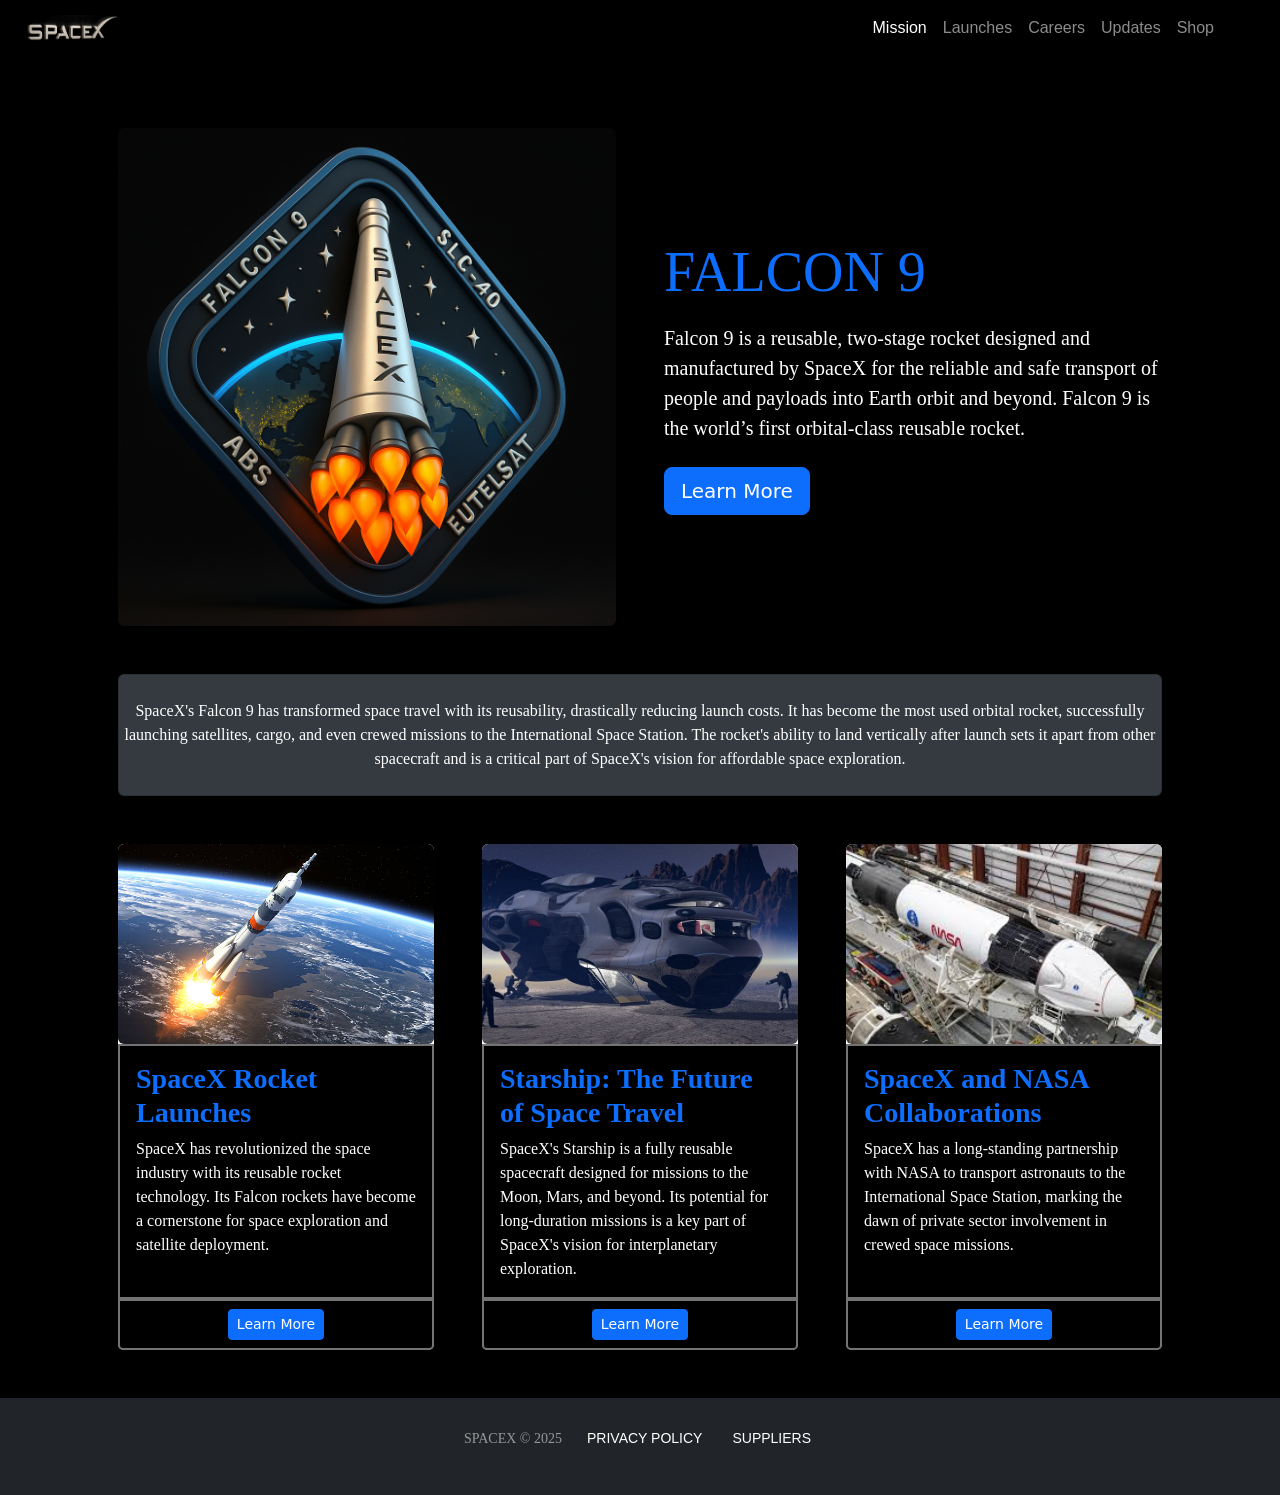
<file: index.html>
<!doctype html>
<html lang="en" data-beasties-container>
<head>
  <meta charset="utf-8">
  <title>Webapplication</title>
  <base href="https://ashwinraj007.github.io/falcon__9__Angular/">
  <meta name="viewport" content="width=device-width, initial-scale=1">
  <link rel="icon" type="image/x-icon" href="favicon.ico">
<style>body{background-color:#000!important}body{padding-top:80px}:root{--bs-blue:#0d6efd;--bs-indigo:#6610f2;--bs-purple:#6f42c1;--bs-pink:#d63384;--bs-red:#dc3545;--bs-orange:#fd7e14;--bs-yellow:#ffc107;--bs-green:#198754;--bs-teal:#20c997;--bs-cyan:#0dcaf0;--bs-black:#000;--bs-white:#fff;--bs-gray:#6c757d;--bs-gray-dark:#343a40;--bs-gray-100:#f8f9fa;--bs-gray-200:#e9ecef;--bs-gray-300:#dee2e6;--bs-gray-400:#ced4da;--bs-gray-500:#adb5bd;--bs-gray-600:#6c757d;--bs-gray-700:#495057;--bs-gray-800:#343a40;--bs-gray-900:#212529;--bs-primary:#0d6efd;--bs-secondary:#6c757d;--bs-success:#198754;--bs-info:#0dcaf0;--bs-warning:#ffc107;--bs-danger:#dc3545;--bs-light:#f8f9fa;--bs-dark:#212529;--bs-primary-rgb:13,110,253;--bs-secondary-rgb:108,117,125;--bs-success-rgb:25,135,84;--bs-info-rgb:13,202,240;--bs-warning-rgb:255,193,7;--bs-danger-rgb:220,53,69;--bs-light-rgb:248,249,250;--bs-dark-rgb:33,37,41;--bs-primary-text-emphasis:#052c65;--bs-secondary-text-emphasis:#2b2f32;--bs-success-text-emphasis:#0a3622;--bs-info-text-emphasis:#055160;--bs-warning-text-emphasis:#664d03;--bs-danger-text-emphasis:#58151c;--bs-light-text-emphasis:#495057;--bs-dark-text-emphasis:#495057;--bs-primary-bg-subtle:#cfe2ff;--bs-secondary-bg-subtle:#e2e3e5;--bs-success-bg-subtle:#d1e7dd;--bs-info-bg-subtle:#cff4fc;--bs-warning-bg-subtle:#fff3cd;--bs-danger-bg-subtle:#f8d7da;--bs-light-bg-subtle:#fcfcfd;--bs-dark-bg-subtle:#ced4da;--bs-primary-border-subtle:#9ec5fe;--bs-secondary-border-subtle:#c4c8cb;--bs-success-border-subtle:#a3cfbb;--bs-info-border-subtle:#9eeaf9;--bs-warning-border-subtle:#ffe69c;--bs-danger-border-subtle:#f1aeb5;--bs-light-border-subtle:#e9ecef;--bs-dark-border-subtle:#adb5bd;--bs-white-rgb:255,255,255;--bs-black-rgb:0,0,0;--bs-font-sans-serif:system-ui,-apple-system,"Segoe UI",Roboto,"Helvetica Neue","Noto Sans","Liberation Sans",Arial,sans-serif,"Apple Color Emoji","Segoe UI Emoji","Segoe UI Symbol","Noto Color Emoji";--bs-font-monospace:SFMono-Regular,Menlo,Monaco,Consolas,"Liberation Mono","Courier New",monospace;--bs-gradient:linear-gradient(180deg, rgba(255, 255, 255, .15), rgba(255, 255, 255, 0));--bs-body-font-family:var(--bs-font-sans-serif);--bs-body-font-size:1rem;--bs-body-font-weight:400;--bs-body-line-height:1.5;--bs-body-color:#212529;--bs-body-color-rgb:33,37,41;--bs-body-bg:#fff;--bs-body-bg-rgb:255,255,255;--bs-emphasis-color:#000;--bs-emphasis-color-rgb:0,0,0;--bs-secondary-color:rgba(33, 37, 41, .75);--bs-secondary-color-rgb:33,37,41;--bs-secondary-bg:#e9ecef;--bs-secondary-bg-rgb:233,236,239;--bs-tertiary-color:rgba(33, 37, 41, .5);--bs-tertiary-color-rgb:33,37,41;--bs-tertiary-bg:#f8f9fa;--bs-tertiary-bg-rgb:248,249,250;--bs-heading-color:inherit;--bs-link-color:#0d6efd;--bs-link-color-rgb:13,110,253;--bs-link-decoration:underline;--bs-link-hover-color:#0a58ca;--bs-link-hover-color-rgb:10,88,202;--bs-code-color:#d63384;--bs-highlight-color:#212529;--bs-highlight-bg:#fff3cd;--bs-border-width:1px;--bs-border-style:solid;--bs-border-color:#dee2e6;--bs-border-color-translucent:rgba(0, 0, 0, .175);--bs-border-radius:.375rem;--bs-border-radius-sm:.25rem;--bs-border-radius-lg:.5rem;--bs-border-radius-xl:1rem;--bs-border-radius-xxl:2rem;--bs-border-radius-2xl:var(--bs-border-radius-xxl);--bs-border-radius-pill:50rem;--bs-box-shadow:0 .5rem 1rem rgba(0, 0, 0, .15);--bs-box-shadow-sm:0 .125rem .25rem rgba(0, 0, 0, .075);--bs-box-shadow-lg:0 1rem 3rem rgba(0, 0, 0, .175);--bs-box-shadow-inset:inset 0 1px 2px rgba(0, 0, 0, .075);--bs-focus-ring-width:.25rem;--bs-focus-ring-opacity:.25;--bs-focus-ring-color:rgba(13, 110, 253, .25);--bs-form-valid-color:#198754;--bs-form-valid-border-color:#198754;--bs-form-invalid-color:#dc3545;--bs-form-invalid-border-color:#dc3545}*,:after,:before{box-sizing:border-box}@media (prefers-reduced-motion:no-preference){:root{scroll-behavior:smooth}}body{margin:0;font-family:var(--bs-body-font-family);font-size:var(--bs-body-font-size);font-weight:var(--bs-body-font-weight);line-height:var(--bs-body-line-height);color:var(--bs-body-color);text-align:var(--bs-body-text-align);background-color:var(--bs-body-bg);-webkit-text-size-adjust:100%;-webkit-tap-highlight-color:transparent}:root{--bs-breakpoint-xs:0;--bs-breakpoint-sm:576px;--bs-breakpoint-md:768px;--bs-breakpoint-lg:992px;--bs-breakpoint-xl:1200px;--bs-breakpoint-xxl:1400px}:root{--bs-btn-close-filter: }:root{--bs-carousel-indicator-active-bg:#fff;--bs-carousel-caption-color:#fff;--bs-carousel-control-icon-filter: }</style><link rel="stylesheet" href="styles-ANMLQ5PR.css" media="print" onload="this.media='all'"><noscript><link rel="stylesheet" href="styles-ANMLQ5PR.css"></noscript></head>
<body>
  <app-root></app-root>
<script src="polyfills-FFHMD2TL.js" type="module"></script><script src="scripts-IWJO766H.js" defer></script><script src="main-5UBHRV2L.js" type="module"></script></body>
</html>
</file>
<file: styles-ANMLQ5PR.css>
@charset "UTF-8";.navbar.navbar-expand-lg.navbar-dark.bg-dark{background-color:#000!important}.navimage{padding-left:19px}.display-4{font-size:2.5rem;font-weight:700}.btn-primary{padding:.75rem 1.5rem;font-size:1.2rem;border-radius:.375rem}.card.bg-secondary{background-color:#343a40!important}.card-title{font-size:1.75rem;font-weight:600}.card-text{font-size:1rem}.card-footer{background-color:#f8f9fa}.card-img-top{height:200px;object-fit:cover}.text-muted{color:#6c757d}.shadow-sm{box-shadow:0 1px 3px #0000001a}.border-0{border:none}.text-center{text-align:center}@media (max-width: 767px){.display-4{font-size:2rem}.btn-primary{padding:.6rem 1.2rem;font-size:1rem}.card-body p{font-size:1rem}.card-img-top{height:180px}}.container{background-color:#000;color:#fff}body{background-color:#000!important}.card-body,.card-footer.text-center.bgc-b{background-color:#000}.custom-card-border{border:2px solid white}#footer{position:relative;margin:0 auto;text-align:center;font-family:Arial,sans-serif;font-size:14px;color:#979797;text-transform:uppercase;padding:30px 0}#footer span{font-size:14px;margin:0 10px}#footer a{font-size:14px;color:#fff;text-decoration:none;transition:color .3s ease}#footer a:hover{color:#f8f9fa}#footer a.social{display:inline-block;margin:0 15px}@media (max-width: 768px){#footer{font-size:12px;padding:20px 0}#footer span,#footer a{font-size:12px}#footer a.social{margin:0 10px}}h1{font-family:"Exo 2",sans-serif}h2{font-family:auto}p{font-family:Times New Roman,Times,serif}a{font-family:"Exo 2",sans-serif}body{padding-top:80px}.navbar-toggler{margin-left:91%;margin-top:-14%}:root,[data-bs-theme=light]{--bs-blue:#0d6efd;--bs-indigo:#6610f2;--bs-purple:#6f42c1;--bs-pink:#d63384;--bs-red:#dc3545;--bs-orange:#fd7e14;--bs-yellow:#ffc107;--bs-green:#198754;--bs-teal:#20c997;--bs-cyan:#0dcaf0;--bs-black:#000;--bs-white:#fff;--bs-gray:#6c757d;--bs-gray-dark:#343a40;--bs-gray-100:#f8f9fa;--bs-gray-200:#e9ecef;--bs-gray-300:#dee2e6;--bs-gray-400:#ced4da;--bs-gray-500:#adb5bd;--bs-gray-600:#6c757d;--bs-gray-700:#495057;--bs-gray-800:#343a40;--bs-gray-900:#212529;--bs-primary:#0d6efd;--bs-secondary:#6c757d;--bs-success:#198754;--bs-info:#0dcaf0;--bs-warning:#ffc107;--bs-danger:#dc3545;--bs-light:#f8f9fa;--bs-dark:#212529;--bs-primary-rgb:13,110,253;--bs-secondary-rgb:108,117,125;--bs-success-rgb:25,135,84;--bs-info-rgb:13,202,240;--bs-warning-rgb:255,193,7;--bs-danger-rgb:220,53,69;--bs-light-rgb:248,249,250;--bs-dark-rgb:33,37,41;--bs-primary-text-emphasis:#052c65;--bs-secondary-text-emphasis:#2b2f32;--bs-success-text-emphasis:#0a3622;--bs-info-text-emphasis:#055160;--bs-warning-text-emphasis:#664d03;--bs-danger-text-emphasis:#58151c;--bs-light-text-emphasis:#495057;--bs-dark-text-emphasis:#495057;--bs-primary-bg-subtle:#cfe2ff;--bs-secondary-bg-subtle:#e2e3e5;--bs-success-bg-subtle:#d1e7dd;--bs-info-bg-subtle:#cff4fc;--bs-warning-bg-subtle:#fff3cd;--bs-danger-bg-subtle:#f8d7da;--bs-light-bg-subtle:#fcfcfd;--bs-dark-bg-subtle:#ced4da;--bs-primary-border-subtle:#9ec5fe;--bs-secondary-border-subtle:#c4c8cb;--bs-success-border-subtle:#a3cfbb;--bs-info-border-subtle:#9eeaf9;--bs-warning-border-subtle:#ffe69c;--bs-danger-border-subtle:#f1aeb5;--bs-light-border-subtle:#e9ecef;--bs-dark-border-subtle:#adb5bd;--bs-white-rgb:255,255,255;--bs-black-rgb:0,0,0;--bs-font-sans-serif:system-ui,-apple-system,"Segoe UI",Roboto,"Helvetica Neue","Noto Sans","Liberation Sans",Arial,sans-serif,"Apple Color Emoji","Segoe UI Emoji","Segoe UI Symbol","Noto Color Emoji";--bs-font-monospace:SFMono-Regular,Menlo,Monaco,Consolas,"Liberation Mono","Courier New",monospace;--bs-gradient:linear-gradient(180deg, rgba(255, 255, 255, .15), rgba(255, 255, 255, 0));--bs-body-font-family:var(--bs-font-sans-serif);--bs-body-font-size:1rem;--bs-body-font-weight:400;--bs-body-line-height:1.5;--bs-body-color:#212529;--bs-body-color-rgb:33,37,41;--bs-body-bg:#fff;--bs-body-bg-rgb:255,255,255;--bs-emphasis-color:#000;--bs-emphasis-color-rgb:0,0,0;--bs-secondary-color:rgba(33, 37, 41, .75);--bs-secondary-color-rgb:33,37,41;--bs-secondary-bg:#e9ecef;--bs-secondary-bg-rgb:233,236,239;--bs-tertiary-color:rgba(33, 37, 41, .5);--bs-tertiary-color-rgb:33,37,41;--bs-tertiary-bg:#f8f9fa;--bs-tertiary-bg-rgb:248,249,250;--bs-heading-color:inherit;--bs-link-color:#0d6efd;--bs-link-color-rgb:13,110,253;--bs-link-decoration:underline;--bs-link-hover-color:#0a58ca;--bs-link-hover-color-rgb:10,88,202;--bs-code-color:#d63384;--bs-highlight-color:#212529;--bs-highlight-bg:#fff3cd;--bs-border-width:1px;--bs-border-style:solid;--bs-border-color:#dee2e6;--bs-border-color-translucent:rgba(0, 0, 0, .175);--bs-border-radius:.375rem;--bs-border-radius-sm:.25rem;--bs-border-radius-lg:.5rem;--bs-border-radius-xl:1rem;--bs-border-radius-xxl:2rem;--bs-border-radius-2xl:var(--bs-border-radius-xxl);--bs-border-radius-pill:50rem;--bs-box-shadow:0 .5rem 1rem rgba(0, 0, 0, .15);--bs-box-shadow-sm:0 .125rem .25rem rgba(0, 0, 0, .075);--bs-box-shadow-lg:0 1rem 3rem rgba(0, 0, 0, .175);--bs-box-shadow-inset:inset 0 1px 2px rgba(0, 0, 0, .075);--bs-focus-ring-width:.25rem;--bs-focus-ring-opacity:.25;--bs-focus-ring-color:rgba(13, 110, 253, .25);--bs-form-valid-color:#198754;--bs-form-valid-border-color:#198754;--bs-form-invalid-color:#dc3545;--bs-form-invalid-border-color:#dc3545}[data-bs-theme=dark]{color-scheme:dark;--bs-body-color:#dee2e6;--bs-body-color-rgb:222,226,230;--bs-body-bg:#212529;--bs-body-bg-rgb:33,37,41;--bs-emphasis-color:#fff;--bs-emphasis-color-rgb:255,255,255;--bs-secondary-color:rgba(222, 226, 230, .75);--bs-secondary-color-rgb:222,226,230;--bs-secondary-bg:#343a40;--bs-secondary-bg-rgb:52,58,64;--bs-tertiary-color:rgba(222, 226, 230, .5);--bs-tertiary-color-rgb:222,226,230;--bs-tertiary-bg:#2b3035;--bs-tertiary-bg-rgb:43,48,53;--bs-primary-text-emphasis:#6ea8fe;--bs-secondary-text-emphasis:#a7acb1;--bs-success-text-emphasis:#75b798;--bs-info-text-emphasis:#6edff6;--bs-warning-text-emphasis:#ffda6a;--bs-danger-text-emphasis:#ea868f;--bs-light-text-emphasis:#f8f9fa;--bs-dark-text-emphasis:#dee2e6;--bs-primary-bg-subtle:#031633;--bs-secondary-bg-subtle:#161719;--bs-success-bg-subtle:#051b11;--bs-info-bg-subtle:#032830;--bs-warning-bg-subtle:#332701;--bs-danger-bg-subtle:#2c0b0e;--bs-light-bg-subtle:#343a40;--bs-dark-bg-subtle:#1a1d20;--bs-primary-border-subtle:#084298;--bs-secondary-border-subtle:#41464b;--bs-success-border-subtle:#0f5132;--bs-info-border-subtle:#087990;--bs-warning-border-subtle:#997404;--bs-danger-border-subtle:#842029;--bs-light-border-subtle:#495057;--bs-dark-border-subtle:#343a40;--bs-heading-color:inherit;--bs-link-color:#6ea8fe;--bs-link-hover-color:#8bb9fe;--bs-link-color-rgb:110,168,254;--bs-link-hover-color-rgb:139,185,254;--bs-code-color:#e685b5;--bs-highlight-color:#dee2e6;--bs-highlight-bg:#664d03;--bs-border-color:#495057;--bs-border-color-translucent:rgba(255, 255, 255, .15);--bs-form-valid-color:#75b798;--bs-form-valid-border-color:#75b798;--bs-form-invalid-color:#ea868f;--bs-form-invalid-border-color:#ea868f}*,:after,:before{box-sizing:border-box}@media (prefers-reduced-motion:no-preference){:root{scroll-behavior:smooth}}body{margin:0;font-family:var(--bs-body-font-family);font-size:var(--bs-body-font-size);font-weight:var(--bs-body-font-weight);line-height:var(--bs-body-line-height);color:var(--bs-body-color);text-align:var(--bs-body-text-align);background-color:var(--bs-body-bg);-webkit-text-size-adjust:100%;-webkit-tap-highlight-color:transparent}hr{margin:1rem 0;color:inherit;border:0;border-top:var(--bs-border-width) solid;opacity:.25}.h1,.h2,.h3,.h4,.h5,.h6,h1,h2,h3,h4,h5,h6{margin-top:0;margin-bottom:.5rem;font-weight:500;line-height:1.2;color:var(--bs-heading-color)}.h1,h1{font-size:calc(1.375rem + 1.5vw)}@media (min-width:1200px){.h1,h1{font-size:2.5rem}}.h2,h2{font-size:calc(1.325rem + .9vw)}@media (min-width:1200px){.h2,h2{font-size:2rem}}.h3,h3{font-size:calc(1.3rem + .6vw)}@media (min-width:1200px){.h3,h3{font-size:1.75rem}}.h4,h4{font-size:calc(1.275rem + .3vw)}@media (min-width:1200px){.h4,h4{font-size:1.5rem}}.h5,h5{font-size:1.25rem}.h6,h6{font-size:1rem}p{margin-top:0;margin-bottom:1rem}abbr[title]{-webkit-text-decoration:underline dotted;text-decoration:underline dotted;cursor:help;-webkit-text-decoration-skip-ink:none;text-decoration-skip-ink:none}address{margin-bottom:1rem;font-style:normal;line-height:inherit}ol,ul{padding-left:2rem}dl,ol,ul{margin-top:0;margin-bottom:1rem}ol ol,ol ul,ul ol,ul ul{margin-bottom:0}dt{font-weight:700}dd{margin-bottom:.5rem;margin-left:0}blockquote{margin:0 0 1rem}b,strong{font-weight:bolder}.small,small{font-size:.875em}.mark,mark{padding:.1875em;color:var(--bs-highlight-color);background-color:var(--bs-highlight-bg)}sub,sup{position:relative;font-size:.75em;line-height:0;vertical-align:baseline}sub{bottom:-.25em}sup{top:-.5em}a{color:rgba(var(--bs-link-color-rgb),var(--bs-link-opacity,1));text-decoration:underline}a:hover{--bs-link-color-rgb:var(--bs-link-hover-color-rgb)}a:not([href]):not([class]),a:not([href]):not([class]):hover{color:inherit;text-decoration:none}code,kbd,pre,samp{font-family:var(--bs-font-monospace);font-size:1em}pre{display:block;margin-top:0;margin-bottom:1rem;overflow:auto;font-size:.875em}pre code{font-size:inherit;color:inherit;word-break:normal}code{font-size:.875em;color:var(--bs-code-color);word-wrap:break-word}a>code{color:inherit}kbd{padding:.1875rem .375rem;font-size:.875em;color:var(--bs-body-bg);background-color:var(--bs-body-color);border-radius:.25rem}kbd kbd{padding:0;font-size:1em}figure{margin:0 0 1rem}img,svg{vertical-align:middle}table{caption-side:bottom;border-collapse:collapse}caption{padding-top:.5rem;padding-bottom:.5rem;color:var(--bs-secondary-color);text-align:left}th{text-align:inherit;text-align:-webkit-match-parent}tbody,td,tfoot,th,thead,tr{border-color:inherit;border-style:solid;border-width:0}label{display:inline-block}button{border-radius:0}button:focus:not(:focus-visible){outline:0}button,input,optgroup,select,textarea{margin:0;font-family:inherit;font-size:inherit;line-height:inherit}button,select{text-transform:none}[role=button]{cursor:pointer}select{word-wrap:normal}select:disabled{opacity:1}[list]:not([type=date]):not([type=datetime-local]):not([type=month]):not([type=week]):not([type=time])::-webkit-calendar-picker-indicator{display:none!important}[type=button],[type=reset],[type=submit],button{-webkit-appearance:button}[type=button]:not(:disabled),[type=reset]:not(:disabled),[type=submit]:not(:disabled),button:not(:disabled){cursor:pointer}::-moz-focus-inner{padding:0;border-style:none}textarea{resize:vertical}fieldset{min-width:0;padding:0;margin:0;border:0}legend{float:left;width:100%;padding:0;margin-bottom:.5rem;line-height:inherit;font-size:calc(1.275rem + .3vw)}@media (min-width:1200px){legend{font-size:1.5rem}}legend+*{clear:left}::-webkit-datetime-edit-day-field,::-webkit-datetime-edit-fields-wrapper,::-webkit-datetime-edit-hour-field,::-webkit-datetime-edit-minute,::-webkit-datetime-edit-month-field,::-webkit-datetime-edit-text,::-webkit-datetime-edit-year-field{padding:0}::-webkit-inner-spin-button{height:auto}[type=search]{-webkit-appearance:textfield;outline-offset:-2px}::-webkit-search-decoration{-webkit-appearance:none}::-webkit-color-swatch-wrapper{padding:0}::-webkit-file-upload-button{font:inherit;-webkit-appearance:button}::file-selector-button{font:inherit;-webkit-appearance:button}output{display:inline-block}iframe{border:0}summary{display:list-item;cursor:pointer}progress{vertical-align:baseline}[hidden]{display:none!important}.lead{font-size:1.25rem;font-weight:300}.display-1{font-weight:300;line-height:1.2;font-size:calc(1.625rem + 4.5vw)}@media (min-width:1200px){.display-1{font-size:5rem}}.display-2{font-weight:300;line-height:1.2;font-size:calc(1.575rem + 3.9vw)}@media (min-width:1200px){.display-2{font-size:4.5rem}}.display-3{font-weight:300;line-height:1.2;font-size:calc(1.525rem + 3.3vw)}@media (min-width:1200px){.display-3{font-size:4rem}}.display-4{font-weight:300;line-height:1.2;font-size:calc(1.475rem + 2.7vw)}@media (min-width:1200px){.display-4{font-size:3.5rem}}.display-5{font-weight:300;line-height:1.2;font-size:calc(1.425rem + 2.1vw)}@media (min-width:1200px){.display-5{font-size:3rem}}.display-6{font-weight:300;line-height:1.2;font-size:calc(1.375rem + 1.5vw)}@media (min-width:1200px){.display-6{font-size:2.5rem}}.list-unstyled,.list-inline{padding-left:0;list-style:none}.list-inline-item{display:inline-block}.list-inline-item:not(:last-child){margin-right:.5rem}.initialism{font-size:.875em;text-transform:uppercase}.blockquote{margin-bottom:1rem;font-size:1.25rem}.blockquote>:last-child{margin-bottom:0}.blockquote-footer{margin-top:-1rem;margin-bottom:1rem;font-size:.875em;color:#6c757d}.blockquote-footer:before{content:"\2014\a0"}.img-fluid{max-width:100%;height:auto}.img-thumbnail{padding:.25rem;background-color:var(--bs-body-bg);border:var(--bs-border-width) solid var(--bs-border-color);border-radius:var(--bs-border-radius);max-width:100%;height:auto}.figure{display:inline-block}.figure-img{margin-bottom:.5rem;line-height:1}.figure-caption{font-size:.875em;color:var(--bs-secondary-color)}.container,.container-fluid,.container-lg,.container-md,.container-sm,.container-xl,.container-xxl{--bs-gutter-x:1.5rem;--bs-gutter-y:0;width:100%;padding-right:calc(var(--bs-gutter-x) * .5);padding-left:calc(var(--bs-gutter-x) * .5);margin-right:auto;margin-left:auto}@media (min-width:576px){.container,.container-sm{max-width:540px}}@media (min-width:768px){.container,.container-md,.container-sm{max-width:720px}}@media (min-width:992px){.container,.container-lg,.container-md,.container-sm{max-width:960px}}@media (min-width:1200px){.container,.container-lg,.container-md,.container-sm,.container-xl{max-width:1140px}}@media (min-width:1400px){.container,.container-lg,.container-md,.container-sm,.container-xl,.container-xxl{max-width:1320px}}:root{--bs-breakpoint-xs:0;--bs-breakpoint-sm:576px;--bs-breakpoint-md:768px;--bs-breakpoint-lg:992px;--bs-breakpoint-xl:1200px;--bs-breakpoint-xxl:1400px}.row{--bs-gutter-x:1.5rem;--bs-gutter-y:0;display:flex;flex-wrap:wrap;margin-top:calc(-1 * var(--bs-gutter-y));margin-right:calc(-.5 * var(--bs-gutter-x));margin-left:calc(-.5 * var(--bs-gutter-x))}.row>*{flex-shrink:0;width:100%;max-width:100%;padding-right:calc(var(--bs-gutter-x) * .5);padding-left:calc(var(--bs-gutter-x) * .5);margin-top:var(--bs-gutter-y)}.col{flex:1 0 0}.row-cols-auto>*{flex:0 0 auto;width:auto}.row-cols-1>*{flex:0 0 auto;width:100%}.row-cols-2>*{flex:0 0 auto;width:50%}.row-cols-3>*{flex:0 0 auto;width:33.33333333%}.row-cols-4>*{flex:0 0 auto;width:25%}.row-cols-5>*{flex:0 0 auto;width:20%}.row-cols-6>*{flex:0 0 auto;width:16.66666667%}.col-auto{flex:0 0 auto;width:auto}.col-1{flex:0 0 auto;width:8.33333333%}.col-2{flex:0 0 auto;width:16.66666667%}.col-3{flex:0 0 auto;width:25%}.col-4{flex:0 0 auto;width:33.33333333%}.col-5{flex:0 0 auto;width:41.66666667%}.col-6{flex:0 0 auto;width:50%}.col-7{flex:0 0 auto;width:58.33333333%}.col-8{flex:0 0 auto;width:66.66666667%}.col-9{flex:0 0 auto;width:75%}.col-10{flex:0 0 auto;width:83.33333333%}.col-11{flex:0 0 auto;width:91.66666667%}.col-12{flex:0 0 auto;width:100%}.offset-1{margin-left:8.33333333%}.offset-2{margin-left:16.66666667%}.offset-3{margin-left:25%}.offset-4{margin-left:33.33333333%}.offset-5{margin-left:41.66666667%}.offset-6{margin-left:50%}.offset-7{margin-left:58.33333333%}.offset-8{margin-left:66.66666667%}.offset-9{margin-left:75%}.offset-10{margin-left:83.33333333%}.offset-11{margin-left:91.66666667%}.g-0,.gx-0{--bs-gutter-x:0}.g-0,.gy-0{--bs-gutter-y:0}.g-1,.gx-1{--bs-gutter-x:.25rem}.g-1,.gy-1{--bs-gutter-y:.25rem}.g-2,.gx-2{--bs-gutter-x:.5rem}.g-2,.gy-2{--bs-gutter-y:.5rem}.g-3,.gx-3{--bs-gutter-x:1rem}.g-3,.gy-3{--bs-gutter-y:1rem}.g-4,.gx-4{--bs-gutter-x:1.5rem}.g-4,.gy-4{--bs-gutter-y:1.5rem}.g-5,.gx-5{--bs-gutter-x:3rem}.g-5,.gy-5{--bs-gutter-y:3rem}@media (min-width:576px){.col-sm{flex:1 0 0}.row-cols-sm-auto>*{flex:0 0 auto;width:auto}.row-cols-sm-1>*{flex:0 0 auto;width:100%}.row-cols-sm-2>*{flex:0 0 auto;width:50%}.row-cols-sm-3>*{flex:0 0 auto;width:33.33333333%}.row-cols-sm-4>*{flex:0 0 auto;width:25%}.row-cols-sm-5>*{flex:0 0 auto;width:20%}.row-cols-sm-6>*{flex:0 0 auto;width:16.66666667%}.col-sm-auto{flex:0 0 auto;width:auto}.col-sm-1{flex:0 0 auto;width:8.33333333%}.col-sm-2{flex:0 0 auto;width:16.66666667%}.col-sm-3{flex:0 0 auto;width:25%}.col-sm-4{flex:0 0 auto;width:33.33333333%}.col-sm-5{flex:0 0 auto;width:41.66666667%}.col-sm-6{flex:0 0 auto;width:50%}.col-sm-7{flex:0 0 auto;width:58.33333333%}.col-sm-8{flex:0 0 auto;width:66.66666667%}.col-sm-9{flex:0 0 auto;width:75%}.col-sm-10{flex:0 0 auto;width:83.33333333%}.col-sm-11{flex:0 0 auto;width:91.66666667%}.col-sm-12{flex:0 0 auto;width:100%}.offset-sm-0{margin-left:0}.offset-sm-1{margin-left:8.33333333%}.offset-sm-2{margin-left:16.66666667%}.offset-sm-3{margin-left:25%}.offset-sm-4{margin-left:33.33333333%}.offset-sm-5{margin-left:41.66666667%}.offset-sm-6{margin-left:50%}.offset-sm-7{margin-left:58.33333333%}.offset-sm-8{margin-left:66.66666667%}.offset-sm-9{margin-left:75%}.offset-sm-10{margin-left:83.33333333%}.offset-sm-11{margin-left:91.66666667%}.g-sm-0,.gx-sm-0{--bs-gutter-x:0}.g-sm-0,.gy-sm-0{--bs-gutter-y:0}.g-sm-1,.gx-sm-1{--bs-gutter-x:.25rem}.g-sm-1,.gy-sm-1{--bs-gutter-y:.25rem}.g-sm-2,.gx-sm-2{--bs-gutter-x:.5rem}.g-sm-2,.gy-sm-2{--bs-gutter-y:.5rem}.g-sm-3,.gx-sm-3{--bs-gutter-x:1rem}.g-sm-3,.gy-sm-3{--bs-gutter-y:1rem}.g-sm-4,.gx-sm-4{--bs-gutter-x:1.5rem}.g-sm-4,.gy-sm-4{--bs-gutter-y:1.5rem}.g-sm-5,.gx-sm-5{--bs-gutter-x:3rem}.g-sm-5,.gy-sm-5{--bs-gutter-y:3rem}}@media (min-width:768px){.col-md{flex:1 0 0}.row-cols-md-auto>*{flex:0 0 auto;width:auto}.row-cols-md-1>*{flex:0 0 auto;width:100%}.row-cols-md-2>*{flex:0 0 auto;width:50%}.row-cols-md-3>*{flex:0 0 auto;width:33.33333333%}.row-cols-md-4>*{flex:0 0 auto;width:25%}.row-cols-md-5>*{flex:0 0 auto;width:20%}.row-cols-md-6>*{flex:0 0 auto;width:16.66666667%}.col-md-auto{flex:0 0 auto;width:auto}.col-md-1{flex:0 0 auto;width:8.33333333%}.col-md-2{flex:0 0 auto;width:16.66666667%}.col-md-3{flex:0 0 auto;width:25%}.col-md-4{flex:0 0 auto;width:33.33333333%}.col-md-5{flex:0 0 auto;width:41.66666667%}.col-md-6{flex:0 0 auto;width:50%}.col-md-7{flex:0 0 auto;width:58.33333333%}.col-md-8{flex:0 0 auto;width:66.66666667%}.col-md-9{flex:0 0 auto;width:75%}.col-md-10{flex:0 0 auto;width:83.33333333%}.col-md-11{flex:0 0 auto;width:91.66666667%}.col-md-12{flex:0 0 auto;width:100%}.offset-md-0{margin-left:0}.offset-md-1{margin-left:8.33333333%}.offset-md-2{margin-left:16.66666667%}.offset-md-3{margin-left:25%}.offset-md-4{margin-left:33.33333333%}.offset-md-5{margin-left:41.66666667%}.offset-md-6{margin-left:50%}.offset-md-7{margin-left:58.33333333%}.offset-md-8{margin-left:66.66666667%}.offset-md-9{margin-left:75%}.offset-md-10{margin-left:83.33333333%}.offset-md-11{margin-left:91.66666667%}.g-md-0,.gx-md-0{--bs-gutter-x:0}.g-md-0,.gy-md-0{--bs-gutter-y:0}.g-md-1,.gx-md-1{--bs-gutter-x:.25rem}.g-md-1,.gy-md-1{--bs-gutter-y:.25rem}.g-md-2,.gx-md-2{--bs-gutter-x:.5rem}.g-md-2,.gy-md-2{--bs-gutter-y:.5rem}.g-md-3,.gx-md-3{--bs-gutter-x:1rem}.g-md-3,.gy-md-3{--bs-gutter-y:1rem}.g-md-4,.gx-md-4{--bs-gutter-x:1.5rem}.g-md-4,.gy-md-4{--bs-gutter-y:1.5rem}.g-md-5,.gx-md-5{--bs-gutter-x:3rem}.g-md-5,.gy-md-5{--bs-gutter-y:3rem}}@media (min-width:992px){.col-lg{flex:1 0 0}.row-cols-lg-auto>*{flex:0 0 auto;width:auto}.row-cols-lg-1>*{flex:0 0 auto;width:100%}.row-cols-lg-2>*{flex:0 0 auto;width:50%}.row-cols-lg-3>*{flex:0 0 auto;width:33.33333333%}.row-cols-lg-4>*{flex:0 0 auto;width:25%}.row-cols-lg-5>*{flex:0 0 auto;width:20%}.row-cols-lg-6>*{flex:0 0 auto;width:16.66666667%}.col-lg-auto{flex:0 0 auto;width:auto}.col-lg-1{flex:0 0 auto;width:8.33333333%}.col-lg-2{flex:0 0 auto;width:16.66666667%}.col-lg-3{flex:0 0 auto;width:25%}.col-lg-4{flex:0 0 auto;width:33.33333333%}.col-lg-5{flex:0 0 auto;width:41.66666667%}.col-lg-6{flex:0 0 auto;width:50%}.col-lg-7{flex:0 0 auto;width:58.33333333%}.col-lg-8{flex:0 0 auto;width:66.66666667%}.col-lg-9{flex:0 0 auto;width:75%}.col-lg-10{flex:0 0 auto;width:83.33333333%}.col-lg-11{flex:0 0 auto;width:91.66666667%}.col-lg-12{flex:0 0 auto;width:100%}.offset-lg-0{margin-left:0}.offset-lg-1{margin-left:8.33333333%}.offset-lg-2{margin-left:16.66666667%}.offset-lg-3{margin-left:25%}.offset-lg-4{margin-left:33.33333333%}.offset-lg-5{margin-left:41.66666667%}.offset-lg-6{margin-left:50%}.offset-lg-7{margin-left:58.33333333%}.offset-lg-8{margin-left:66.66666667%}.offset-lg-9{margin-left:75%}.offset-lg-10{margin-left:83.33333333%}.offset-lg-11{margin-left:91.66666667%}.g-lg-0,.gx-lg-0{--bs-gutter-x:0}.g-lg-0,.gy-lg-0{--bs-gutter-y:0}.g-lg-1,.gx-lg-1{--bs-gutter-x:.25rem}.g-lg-1,.gy-lg-1{--bs-gutter-y:.25rem}.g-lg-2,.gx-lg-2{--bs-gutter-x:.5rem}.g-lg-2,.gy-lg-2{--bs-gutter-y:.5rem}.g-lg-3,.gx-lg-3{--bs-gutter-x:1rem}.g-lg-3,.gy-lg-3{--bs-gutter-y:1rem}.g-lg-4,.gx-lg-4{--bs-gutter-x:1.5rem}.g-lg-4,.gy-lg-4{--bs-gutter-y:1.5rem}.g-lg-5,.gx-lg-5{--bs-gutter-x:3rem}.g-lg-5,.gy-lg-5{--bs-gutter-y:3rem}}@media (min-width:1200px){.col-xl{flex:1 0 0}.row-cols-xl-auto>*{flex:0 0 auto;width:auto}.row-cols-xl-1>*{flex:0 0 auto;width:100%}.row-cols-xl-2>*{flex:0 0 auto;width:50%}.row-cols-xl-3>*{flex:0 0 auto;width:33.33333333%}.row-cols-xl-4>*{flex:0 0 auto;width:25%}.row-cols-xl-5>*{flex:0 0 auto;width:20%}.row-cols-xl-6>*{flex:0 0 auto;width:16.66666667%}.col-xl-auto{flex:0 0 auto;width:auto}.col-xl-1{flex:0 0 auto;width:8.33333333%}.col-xl-2{flex:0 0 auto;width:16.66666667%}.col-xl-3{flex:0 0 auto;width:25%}.col-xl-4{flex:0 0 auto;width:33.33333333%}.col-xl-5{flex:0 0 auto;width:41.66666667%}.col-xl-6{flex:0 0 auto;width:50%}.col-xl-7{flex:0 0 auto;width:58.33333333%}.col-xl-8{flex:0 0 auto;width:66.66666667%}.col-xl-9{flex:0 0 auto;width:75%}.col-xl-10{flex:0 0 auto;width:83.33333333%}.col-xl-11{flex:0 0 auto;width:91.66666667%}.col-xl-12{flex:0 0 auto;width:100%}.offset-xl-0{margin-left:0}.offset-xl-1{margin-left:8.33333333%}.offset-xl-2{margin-left:16.66666667%}.offset-xl-3{margin-left:25%}.offset-xl-4{margin-left:33.33333333%}.offset-xl-5{margin-left:41.66666667%}.offset-xl-6{margin-left:50%}.offset-xl-7{margin-left:58.33333333%}.offset-xl-8{margin-left:66.66666667%}.offset-xl-9{margin-left:75%}.offset-xl-10{margin-left:83.33333333%}.offset-xl-11{margin-left:91.66666667%}.g-xl-0,.gx-xl-0{--bs-gutter-x:0}.g-xl-0,.gy-xl-0{--bs-gutter-y:0}.g-xl-1,.gx-xl-1{--bs-gutter-x:.25rem}.g-xl-1,.gy-xl-1{--bs-gutter-y:.25rem}.g-xl-2,.gx-xl-2{--bs-gutter-x:.5rem}.g-xl-2,.gy-xl-2{--bs-gutter-y:.5rem}.g-xl-3,.gx-xl-3{--bs-gutter-x:1rem}.g-xl-3,.gy-xl-3{--bs-gutter-y:1rem}.g-xl-4,.gx-xl-4{--bs-gutter-x:1.5rem}.g-xl-4,.gy-xl-4{--bs-gutter-y:1.5rem}.g-xl-5,.gx-xl-5{--bs-gutter-x:3rem}.g-xl-5,.gy-xl-5{--bs-gutter-y:3rem}}@media (min-width:1400px){.col-xxl{flex:1 0 0}.row-cols-xxl-auto>*{flex:0 0 auto;width:auto}.row-cols-xxl-1>*{flex:0 0 auto;width:100%}.row-cols-xxl-2>*{flex:0 0 auto;width:50%}.row-cols-xxl-3>*{flex:0 0 auto;width:33.33333333%}.row-cols-xxl-4>*{flex:0 0 auto;width:25%}.row-cols-xxl-5>*{flex:0 0 auto;width:20%}.row-cols-xxl-6>*{flex:0 0 auto;width:16.66666667%}.col-xxl-auto{flex:0 0 auto;width:auto}.col-xxl-1{flex:0 0 auto;width:8.33333333%}.col-xxl-2{flex:0 0 auto;width:16.66666667%}.col-xxl-3{flex:0 0 auto;width:25%}.col-xxl-4{flex:0 0 auto;width:33.33333333%}.col-xxl-5{flex:0 0 auto;width:41.66666667%}.col-xxl-6{flex:0 0 auto;width:50%}.col-xxl-7{flex:0 0 auto;width:58.33333333%}.col-xxl-8{flex:0 0 auto;width:66.66666667%}.col-xxl-9{flex:0 0 auto;width:75%}.col-xxl-10{flex:0 0 auto;width:83.33333333%}.col-xxl-11{flex:0 0 auto;width:91.66666667%}.col-xxl-12{flex:0 0 auto;width:100%}.offset-xxl-0{margin-left:0}.offset-xxl-1{margin-left:8.33333333%}.offset-xxl-2{margin-left:16.66666667%}.offset-xxl-3{margin-left:25%}.offset-xxl-4{margin-left:33.33333333%}.offset-xxl-5{margin-left:41.66666667%}.offset-xxl-6{margin-left:50%}.offset-xxl-7{margin-left:58.33333333%}.offset-xxl-8{margin-left:66.66666667%}.offset-xxl-9{margin-left:75%}.offset-xxl-10{margin-left:83.33333333%}.offset-xxl-11{margin-left:91.66666667%}.g-xxl-0,.gx-xxl-0{--bs-gutter-x:0}.g-xxl-0,.gy-xxl-0{--bs-gutter-y:0}.g-xxl-1,.gx-xxl-1{--bs-gutter-x:.25rem}.g-xxl-1,.gy-xxl-1{--bs-gutter-y:.25rem}.g-xxl-2,.gx-xxl-2{--bs-gutter-x:.5rem}.g-xxl-2,.gy-xxl-2{--bs-gutter-y:.5rem}.g-xxl-3,.gx-xxl-3{--bs-gutter-x:1rem}.g-xxl-3,.gy-xxl-3{--bs-gutter-y:1rem}.g-xxl-4,.gx-xxl-4{--bs-gutter-x:1.5rem}.g-xxl-4,.gy-xxl-4{--bs-gutter-y:1.5rem}.g-xxl-5,.gx-xxl-5{--bs-gutter-x:3rem}.g-xxl-5,.gy-xxl-5{--bs-gutter-y:3rem}}.table{--bs-table-color-type:initial;--bs-table-bg-type:initial;--bs-table-color-state:initial;--bs-table-bg-state:initial;--bs-table-color:var(--bs-emphasis-color);--bs-table-bg:var(--bs-body-bg);--bs-table-border-color:var(--bs-border-color);--bs-table-accent-bg:transparent;--bs-table-striped-color:var(--bs-emphasis-color);--bs-table-striped-bg:rgba(var(--bs-emphasis-color-rgb), .05);--bs-table-active-color:var(--bs-emphasis-color);--bs-table-active-bg:rgba(var(--bs-emphasis-color-rgb), .1);--bs-table-hover-color:var(--bs-emphasis-color);--bs-table-hover-bg:rgba(var(--bs-emphasis-color-rgb), .075);width:100%;margin-bottom:1rem;vertical-align:top;border-color:var(--bs-table-border-color)}.table>:not(caption)>*>*{padding:.5rem;color:var(--bs-table-color-state,var(--bs-table-color-type,var(--bs-table-color)));background-color:var(--bs-table-bg);border-bottom-width:var(--bs-border-width);box-shadow:inset 0 0 0 9999px var(--bs-table-bg-state,var(--bs-table-bg-type,var(--bs-table-accent-bg)))}.table>tbody{vertical-align:inherit}.table>thead{vertical-align:bottom}.table-group-divider{border-top:calc(var(--bs-border-width) * 2) solid currentcolor}.caption-top{caption-side:top}.table-sm>:not(caption)>*>*{padding:.25rem}.table-bordered>:not(caption)>*{border-width:var(--bs-border-width) 0}.table-bordered>:not(caption)>*>*{border-width:0 var(--bs-border-width)}.table-borderless>:not(caption)>*>*{border-bottom-width:0}.table-borderless>:not(:first-child){border-top-width:0}.table-striped>tbody>tr:nth-of-type(odd)>*{--bs-table-color-type:var(--bs-table-striped-color);--bs-table-bg-type:var(--bs-table-striped-bg)}.table-striped-columns>:not(caption)>tr>:nth-child(2n){--bs-table-color-type:var(--bs-table-striped-color);--bs-table-bg-type:var(--bs-table-striped-bg)}.table-active{--bs-table-color-state:var(--bs-table-active-color);--bs-table-bg-state:var(--bs-table-active-bg)}.table-hover>tbody>tr:hover>*{--bs-table-color-state:var(--bs-table-hover-color);--bs-table-bg-state:var(--bs-table-hover-bg)}.table-primary{--bs-table-color:#000;--bs-table-bg:#cfe2ff;--bs-table-border-color:#a6b5cc;--bs-table-striped-bg:#c5d7f2;--bs-table-striped-color:#000;--bs-table-active-bg:#bacbe6;--bs-table-active-color:#000;--bs-table-hover-bg:#bfd1ec;--bs-table-hover-color:#000;color:var(--bs-table-color);border-color:var(--bs-table-border-color)}.table-secondary{--bs-table-color:#000;--bs-table-bg:#e2e3e5;--bs-table-border-color:#b5b6b7;--bs-table-striped-bg:#d7d8da;--bs-table-striped-color:#000;--bs-table-active-bg:#cbccce;--bs-table-active-color:#000;--bs-table-hover-bg:#d1d2d4;--bs-table-hover-color:#000;color:var(--bs-table-color);border-color:var(--bs-table-border-color)}.table-success{--bs-table-color:#000;--bs-table-bg:#d1e7dd;--bs-table-border-color:#a7b9b1;--bs-table-striped-bg:#c7dbd2;--bs-table-striped-color:#000;--bs-table-active-bg:#bcd0c7;--bs-table-active-color:#000;--bs-table-hover-bg:#c1d6cc;--bs-table-hover-color:#000;color:var(--bs-table-color);border-color:var(--bs-table-border-color)}.table-info{--bs-table-color:#000;--bs-table-bg:#cff4fc;--bs-table-border-color:#a6c3ca;--bs-table-striped-bg:#c5e8ef;--bs-table-striped-color:#000;--bs-table-active-bg:#badce3;--bs-table-active-color:#000;--bs-table-hover-bg:#bfe2e9;--bs-table-hover-color:#000;color:var(--bs-table-color);border-color:var(--bs-table-border-color)}.table-warning{--bs-table-color:#000;--bs-table-bg:#fff3cd;--bs-table-border-color:#ccc2a4;--bs-table-striped-bg:#f2e7c3;--bs-table-striped-color:#000;--bs-table-active-bg:#e6dbb9;--bs-table-active-color:#000;--bs-table-hover-bg:#ece1be;--bs-table-hover-color:#000;color:var(--bs-table-color);border-color:var(--bs-table-border-color)}.table-danger{--bs-table-color:#000;--bs-table-bg:#f8d7da;--bs-table-border-color:#c6acae;--bs-table-striped-bg:#eccccf;--bs-table-striped-color:#000;--bs-table-active-bg:#dfc2c4;--bs-table-active-color:#000;--bs-table-hover-bg:#e5c7ca;--bs-table-hover-color:#000;color:var(--bs-table-color);border-color:var(--bs-table-border-color)}.table-light{--bs-table-color:#000;--bs-table-bg:#f8f9fa;--bs-table-border-color:#c6c7c8;--bs-table-striped-bg:#ecedee;--bs-table-striped-color:#000;--bs-table-active-bg:#dfe0e1;--bs-table-active-color:#000;--bs-table-hover-bg:#e5e6e7;--bs-table-hover-color:#000;color:var(--bs-table-color);border-color:var(--bs-table-border-color)}.table-dark{--bs-table-color:#fff;--bs-table-bg:#212529;--bs-table-border-color:#4d5154;--bs-table-striped-bg:#2c3034;--bs-table-striped-color:#fff;--bs-table-active-bg:#373b3e;--bs-table-active-color:#fff;--bs-table-hover-bg:#323539;--bs-table-hover-color:#fff;color:var(--bs-table-color);border-color:var(--bs-table-border-color)}.table-responsive{overflow-x:auto;-webkit-overflow-scrolling:touch}@media (max-width:575.98px){.table-responsive-sm{overflow-x:auto;-webkit-overflow-scrolling:touch}}@media (max-width:767.98px){.table-responsive-md{overflow-x:auto;-webkit-overflow-scrolling:touch}}@media (max-width:991.98px){.table-responsive-lg{overflow-x:auto;-webkit-overflow-scrolling:touch}}@media (max-width:1199.98px){.table-responsive-xl{overflow-x:auto;-webkit-overflow-scrolling:touch}}@media (max-width:1399.98px){.table-responsive-xxl{overflow-x:auto;-webkit-overflow-scrolling:touch}}.form-label{margin-bottom:.5rem}.col-form-label{padding-top:calc(.375rem + var(--bs-border-width));padding-bottom:calc(.375rem + var(--bs-border-width));margin-bottom:0;font-size:inherit;line-height:1.5}.col-form-label-lg{padding-top:calc(.5rem + var(--bs-border-width));padding-bottom:calc(.5rem + var(--bs-border-width));font-size:1.25rem}.col-form-label-sm{padding-top:calc(.25rem + var(--bs-border-width));padding-bottom:calc(.25rem + var(--bs-border-width));font-size:.875rem}.form-text{margin-top:.25rem;font-size:.875em;color:var(--bs-secondary-color)}.form-control{display:block;width:100%;padding:.375rem .75rem;font-size:1rem;font-weight:400;line-height:1.5;color:var(--bs-body-color);-webkit-appearance:none;-moz-appearance:none;appearance:none;background-color:var(--bs-body-bg);background-clip:padding-box;border:var(--bs-border-width) solid var(--bs-border-color);border-radius:var(--bs-border-radius);transition:border-color .15s ease-in-out,box-shadow .15s ease-in-out}@media (prefers-reduced-motion:reduce){.form-control{transition:none}}.form-control[type=file]{overflow:hidden}.form-control[type=file]:not(:disabled):not([readonly]){cursor:pointer}.form-control:focus{color:var(--bs-body-color);background-color:var(--bs-body-bg);border-color:#86b7fe;outline:0;box-shadow:0 0 0 .25rem #0d6efd40}.form-control::-webkit-date-and-time-value{min-width:85px;height:1.5em;margin:0}.form-control::-webkit-datetime-edit{display:block;padding:0}.form-control::placeholder{color:var(--bs-secondary-color);opacity:1}.form-control:disabled{background-color:var(--bs-secondary-bg);opacity:1}.form-control::-webkit-file-upload-button{padding:.375rem .75rem;margin:-.375rem -.75rem;-webkit-margin-end:.75rem;margin-inline-end:.75rem;color:var(--bs-body-color);background-color:var(--bs-tertiary-bg);pointer-events:none;border-color:inherit;border-style:solid;border-width:0;border-inline-end-width:var(--bs-border-width);border-radius:0;-webkit-transition:color .15s ease-in-out,background-color .15s ease-in-out,border-color .15s ease-in-out,box-shadow .15s ease-in-out;transition:color .15s ease-in-out,background-color .15s ease-in-out,border-color .15s ease-in-out,box-shadow .15s ease-in-out}.form-control::file-selector-button{padding:.375rem .75rem;margin:-.375rem -.75rem;-webkit-margin-end:.75rem;margin-inline-end:.75rem;color:var(--bs-body-color);background-color:var(--bs-tertiary-bg);pointer-events:none;border-color:inherit;border-style:solid;border-width:0;border-inline-end-width:var(--bs-border-width);border-radius:0;transition:color .15s ease-in-out,background-color .15s ease-in-out,border-color .15s ease-in-out,box-shadow .15s ease-in-out}@media (prefers-reduced-motion:reduce){.form-control::-webkit-file-upload-button{-webkit-transition:none;transition:none}.form-control::file-selector-button{transition:none}}.form-control:hover:not(:disabled):not([readonly])::-webkit-file-upload-button{background-color:var(--bs-secondary-bg)}.form-control:hover:not(:disabled):not([readonly])::file-selector-button{background-color:var(--bs-secondary-bg)}.form-control-plaintext{display:block;width:100%;padding:.375rem 0;margin-bottom:0;line-height:1.5;color:var(--bs-body-color);background-color:transparent;border:solid transparent;border-width:var(--bs-border-width) 0}.form-control-plaintext:focus{outline:0}.form-control-plaintext.form-control-lg,.form-control-plaintext.form-control-sm{padding-right:0;padding-left:0}.form-control-sm{min-height:calc(1.5em + .5rem + calc(var(--bs-border-width) * 2));padding:.25rem .5rem;font-size:.875rem;border-radius:var(--bs-border-radius-sm)}.form-control-sm::-webkit-file-upload-button{padding:.25rem .5rem;margin:-.25rem -.5rem;-webkit-margin-end:.5rem;margin-inline-end:.5rem}.form-control-sm::file-selector-button{padding:.25rem .5rem;margin:-.25rem -.5rem;-webkit-margin-end:.5rem;margin-inline-end:.5rem}.form-control-lg{min-height:calc(1.5em + 1rem + calc(var(--bs-border-width) * 2));padding:.5rem 1rem;font-size:1.25rem;border-radius:var(--bs-border-radius-lg)}.form-control-lg::-webkit-file-upload-button{padding:.5rem 1rem;margin:-.5rem -1rem;-webkit-margin-end:1rem;margin-inline-end:1rem}.form-control-lg::file-selector-button{padding:.5rem 1rem;margin:-.5rem -1rem;-webkit-margin-end:1rem;margin-inline-end:1rem}textarea.form-control{min-height:calc(1.5em + .75rem + calc(var(--bs-border-width) * 2))}textarea.form-control-sm{min-height:calc(1.5em + .5rem + calc(var(--bs-border-width) * 2))}textarea.form-control-lg{min-height:calc(1.5em + 1rem + calc(var(--bs-border-width) * 2))}.form-control-color{width:3rem;height:calc(1.5em + .75rem + calc(var(--bs-border-width) * 2));padding:.375rem}.form-control-color:not(:disabled):not([readonly]){cursor:pointer}.form-control-color::-moz-color-swatch{border:0!important;border-radius:var(--bs-border-radius)}.form-control-color::-webkit-color-swatch{border:0!important;border-radius:var(--bs-border-radius)}.form-control-color.form-control-sm{height:calc(1.5em + .5rem + calc(var(--bs-border-width) * 2))}.form-control-color.form-control-lg{height:calc(1.5em + 1rem + calc(var(--bs-border-width) * 2))}.form-select{--bs-form-select-bg-img:url("data:image/svg+xml,%3csvg xmlns='http://www.w3.org/2000/svg' viewBox='0 0 16 16'%3e%3cpath fill='none' stroke='%23343a40' stroke-linecap='round' stroke-linejoin='round' stroke-width='2' d='m2 5 6 6 6-6'/%3e%3c/svg%3e");display:block;width:100%;padding:.375rem 2.25rem .375rem .75rem;font-size:1rem;font-weight:400;line-height:1.5;color:var(--bs-body-color);-webkit-appearance:none;-moz-appearance:none;appearance:none;background-color:var(--bs-body-bg);background-image:var(--bs-form-select-bg-img),var(--bs-form-select-bg-icon,none);background-repeat:no-repeat;background-position:right .75rem center;background-size:16px 12px;border:var(--bs-border-width) solid var(--bs-border-color);border-radius:var(--bs-border-radius);transition:border-color .15s ease-in-out,box-shadow .15s ease-in-out}@media (prefers-reduced-motion:reduce){.form-select{transition:none}}.form-select:focus{border-color:#86b7fe;outline:0;box-shadow:0 0 0 .25rem #0d6efd40}.form-select[multiple],.form-select[size]:not([size="1"]){padding-right:.75rem;background-image:none}.form-select:disabled{background-color:var(--bs-secondary-bg)}.form-select:-moz-focusring{color:transparent;text-shadow:0 0 0 var(--bs-body-color)}.form-select-sm{padding-top:.25rem;padding-bottom:.25rem;padding-left:.5rem;font-size:.875rem;border-radius:var(--bs-border-radius-sm)}.form-select-lg{padding-top:.5rem;padding-bottom:.5rem;padding-left:1rem;font-size:1.25rem;border-radius:var(--bs-border-radius-lg)}[data-bs-theme=dark] .form-select{--bs-form-select-bg-img:url("data:image/svg+xml,%3csvg xmlns='http://www.w3.org/2000/svg' viewBox='0 0 16 16'%3e%3cpath fill='none' stroke='%23dee2e6' stroke-linecap='round' stroke-linejoin='round' stroke-width='2' d='m2 5 6 6 6-6'/%3e%3c/svg%3e")}.form-check{display:block;min-height:1.5rem;padding-left:1.5em;margin-bottom:.125rem}.form-check .form-check-input{float:left;margin-left:-1.5em}.form-check-reverse{padding-right:1.5em;padding-left:0;text-align:right}.form-check-reverse .form-check-input{float:right;margin-right:-1.5em;margin-left:0}.form-check-input{--bs-form-check-bg:var(--bs-body-bg);flex-shrink:0;width:1em;height:1em;margin-top:.25em;vertical-align:top;-webkit-appearance:none;-moz-appearance:none;appearance:none;background-color:var(--bs-form-check-bg);background-image:var(--bs-form-check-bg-image);background-repeat:no-repeat;background-position:center;background-size:contain;border:var(--bs-border-width) solid var(--bs-border-color);-webkit-print-color-adjust:exact;color-adjust:exact;print-color-adjust:exact}.form-check-input[type=checkbox]{border-radius:.25em}.form-check-input[type=radio]{border-radius:50%}.form-check-input:active{filter:brightness(90%)}.form-check-input:focus{border-color:#86b7fe;outline:0;box-shadow:0 0 0 .25rem #0d6efd40}.form-check-input:checked{background-color:#0d6efd;border-color:#0d6efd}.form-check-input:checked[type=checkbox]{--bs-form-check-bg-image:url("data:image/svg+xml,%3csvg xmlns='http://www.w3.org/2000/svg' viewBox='0 0 20 20'%3e%3cpath fill='none' stroke='%23fff' stroke-linecap='round' stroke-linejoin='round' stroke-width='3' d='m6 10 3 3 6-6'/%3e%3c/svg%3e")}.form-check-input:checked[type=radio]{--bs-form-check-bg-image:url("data:image/svg+xml,%3csvg xmlns='http://www.w3.org/2000/svg' viewBox='-4 -4 8 8'%3e%3ccircle r='2' fill='%23fff'/%3e%3c/svg%3e")}.form-check-input[type=checkbox]:indeterminate{background-color:#0d6efd;border-color:#0d6efd;--bs-form-check-bg-image:url("data:image/svg+xml,%3csvg xmlns='http://www.w3.org/2000/svg' viewBox='0 0 20 20'%3e%3cpath fill='none' stroke='%23fff' stroke-linecap='round' stroke-linejoin='round' stroke-width='3' d='M6 10h8'/%3e%3c/svg%3e")}.form-check-input:disabled{pointer-events:none;filter:none;opacity:.5}.form-check-input:disabled~.form-check-label,.form-check-input[disabled]~.form-check-label{cursor:default;opacity:.5}.form-switch{padding-left:2.5em}.form-switch .form-check-input{--bs-form-switch-bg:url("data:image/svg+xml,%3csvg xmlns='http://www.w3.org/2000/svg' viewBox='-4 -4 8 8'%3e%3ccircle r='3' fill='rgba%280, 0, 0, 0.25%29'/%3e%3c/svg%3e");width:2em;margin-left:-2.5em;background-image:var(--bs-form-switch-bg);background-position:left center;border-radius:2em;transition:background-position .15s ease-in-out}@media (prefers-reduced-motion:reduce){.form-switch .form-check-input{transition:none}}.form-switch .form-check-input:focus{--bs-form-switch-bg:url("data:image/svg+xml,%3csvg xmlns='http://www.w3.org/2000/svg' viewBox='-4 -4 8 8'%3e%3ccircle r='3' fill='%2386b7fe'/%3e%3c/svg%3e")}.form-switch .form-check-input:checked{background-position:right center;--bs-form-switch-bg:url("data:image/svg+xml,%3csvg xmlns='http://www.w3.org/2000/svg' viewBox='-4 -4 8 8'%3e%3ccircle r='3' fill='%23fff'/%3e%3c/svg%3e")}.form-switch.form-check-reverse{padding-right:2.5em;padding-left:0}.form-switch.form-check-reverse .form-check-input{margin-right:-2.5em;margin-left:0}.form-check-inline{display:inline-block;margin-right:1rem}.btn-check{position:absolute;clip:rect(0,0,0,0);pointer-events:none}.btn-check:disabled+.btn,.btn-check[disabled]+.btn{pointer-events:none;filter:none;opacity:.65}[data-bs-theme=dark] .form-switch .form-check-input:not(:checked):not(:focus){--bs-form-switch-bg:url("data:image/svg+xml,%3csvg xmlns='http://www.w3.org/2000/svg' viewBox='-4 -4 8 8'%3e%3ccircle r='3' fill='rgba%28255, 255, 255, 0.25%29'/%3e%3c/svg%3e")}.form-range{width:100%;height:1.5rem;padding:0;-webkit-appearance:none;-moz-appearance:none;appearance:none;background-color:transparent}.form-range:focus{outline:0}.form-range:focus::-webkit-slider-thumb{box-shadow:0 0 0 1px #fff,0 0 0 .25rem #0d6efd40}.form-range:focus::-moz-range-thumb{box-shadow:0 0 0 1px #fff,0 0 0 .25rem #0d6efd40}.form-range::-moz-focus-outer{border:0}.form-range::-webkit-slider-thumb{width:1rem;height:1rem;margin-top:-.25rem;-webkit-appearance:none;appearance:none;background-color:#0d6efd;border:0;border-radius:1rem;-webkit-transition:background-color .15s ease-in-out,border-color .15s ease-in-out,box-shadow .15s ease-in-out;transition:background-color .15s ease-in-out,border-color .15s ease-in-out,box-shadow .15s ease-in-out}@media (prefers-reduced-motion:reduce){.form-range::-webkit-slider-thumb{-webkit-transition:none;transition:none}}.form-range::-webkit-slider-thumb:active{background-color:#b6d4fe}.form-range::-webkit-slider-runnable-track{width:100%;height:.5rem;color:transparent;cursor:pointer;background-color:var(--bs-secondary-bg);border-color:transparent;border-radius:1rem}.form-range::-moz-range-thumb{width:1rem;height:1rem;-moz-appearance:none;appearance:none;background-color:#0d6efd;border:0;border-radius:1rem;-moz-transition:background-color .15s ease-in-out,border-color .15s ease-in-out,box-shadow .15s ease-in-out;transition:background-color .15s ease-in-out,border-color .15s ease-in-out,box-shadow .15s ease-in-out}@media (prefers-reduced-motion:reduce){.form-range::-moz-range-thumb{-moz-transition:none;transition:none}}.form-range::-moz-range-thumb:active{background-color:#b6d4fe}.form-range::-moz-range-track{width:100%;height:.5rem;color:transparent;cursor:pointer;background-color:var(--bs-secondary-bg);border-color:transparent;border-radius:1rem}.form-range:disabled{pointer-events:none}.form-range:disabled::-webkit-slider-thumb{background-color:var(--bs-secondary-color)}.form-range:disabled::-moz-range-thumb{background-color:var(--bs-secondary-color)}.form-floating{position:relative}.form-floating>.form-control,.form-floating>.form-control-plaintext,.form-floating>.form-select{height:calc(3.5rem + calc(var(--bs-border-width) * 2));min-height:calc(3.5rem + calc(var(--bs-border-width) * 2));line-height:1.25}.form-floating>label{position:absolute;top:0;left:0;z-index:2;max-width:100%;height:100%;padding:1rem .75rem;overflow:hidden;color:rgba(var(--bs-body-color-rgb),.65);text-align:start;text-overflow:ellipsis;white-space:nowrap;pointer-events:none;border:var(--bs-border-width) solid transparent;transform-origin:0 0;transition:opacity .1s ease-in-out,transform .1s ease-in-out}@media (prefers-reduced-motion:reduce){.form-floating>label{transition:none}}.form-floating>.form-control,.form-floating>.form-control-plaintext{padding:1rem .75rem}.form-floating>.form-control-plaintext::placeholder,.form-floating>.form-control::placeholder{color:transparent}.form-floating>.form-control-plaintext:focus,.form-floating>.form-control-plaintext:not(:placeholder-shown),.form-floating>.form-control:focus,.form-floating>.form-control:not(:placeholder-shown){padding-top:1.625rem;padding-bottom:.625rem}.form-floating>.form-control-plaintext:-webkit-autofill,.form-floating>.form-control:-webkit-autofill{padding-top:1.625rem;padding-bottom:.625rem}.form-floating>.form-select{padding-top:1.625rem;padding-bottom:.625rem;padding-left:.75rem}.form-floating>.form-control-plaintext~label,.form-floating>.form-control:focus~label,.form-floating>.form-control:not(:placeholder-shown)~label,.form-floating>.form-select~label{transform:scale(.85) translateY(-.5rem) translate(.15rem)}.form-floating>.form-control:-webkit-autofill~label{transform:scale(.85) translateY(-.5rem) translate(.15rem)}.form-floating>textarea:focus~label:after,.form-floating>textarea:not(:placeholder-shown)~label:after{position:absolute;inset:1rem .375rem;z-index:-1;height:1.5em;content:"";background-color:var(--bs-body-bg);border-radius:var(--bs-border-radius)}.form-floating>textarea:disabled~label:after{background-color:var(--bs-secondary-bg)}.form-floating>.form-control-plaintext~label{border-width:var(--bs-border-width) 0}.form-floating>.form-control:disabled~label,.form-floating>:disabled~label{color:#6c757d}.input-group{position:relative;display:flex;flex-wrap:wrap;align-items:stretch;width:100%}.input-group>.form-control,.input-group>.form-floating,.input-group>.form-select{position:relative;flex:1 1 auto;width:1%;min-width:0}.input-group>.form-control:focus,.input-group>.form-floating:focus-within,.input-group>.form-select:focus{z-index:5}.input-group .btn{position:relative;z-index:2}.input-group .btn:focus{z-index:5}.input-group-text{display:flex;align-items:center;padding:.375rem .75rem;font-size:1rem;font-weight:400;line-height:1.5;color:var(--bs-body-color);text-align:center;white-space:nowrap;background-color:var(--bs-tertiary-bg);border:var(--bs-border-width) solid var(--bs-border-color);border-radius:var(--bs-border-radius)}.input-group-lg>.btn,.input-group-lg>.form-control,.input-group-lg>.form-select,.input-group-lg>.input-group-text{padding:.5rem 1rem;font-size:1.25rem;border-radius:var(--bs-border-radius-lg)}.input-group-sm>.btn,.input-group-sm>.form-control,.input-group-sm>.form-select,.input-group-sm>.input-group-text{padding:.25rem .5rem;font-size:.875rem;border-radius:var(--bs-border-radius-sm)}.input-group-lg>.form-select,.input-group-sm>.form-select{padding-right:3rem}.input-group:not(.has-validation)>.dropdown-toggle:nth-last-child(n+3),.input-group:not(.has-validation)>.form-floating:not(:last-child)>.form-control,.input-group:not(.has-validation)>.form-floating:not(:last-child)>.form-select,.input-group:not(.has-validation)>:not(:last-child):not(.dropdown-toggle):not(.dropdown-menu):not(.form-floating){border-top-right-radius:0;border-bottom-right-radius:0}.input-group.has-validation>.dropdown-toggle:nth-last-child(n+4),.input-group.has-validation>.form-floating:nth-last-child(n+3)>.form-control,.input-group.has-validation>.form-floating:nth-last-child(n+3)>.form-select,.input-group.has-validation>:nth-last-child(n+3):not(.dropdown-toggle):not(.dropdown-menu):not(.form-floating){border-top-right-radius:0;border-bottom-right-radius:0}.input-group>:not(:first-child):not(.dropdown-menu):not(.valid-tooltip):not(.valid-feedback):not(.invalid-tooltip):not(.invalid-feedback){margin-left:calc(-1 * var(--bs-border-width));border-top-left-radius:0;border-bottom-left-radius:0}.input-group>.form-floating:not(:first-child)>.form-control,.input-group>.form-floating:not(:first-child)>.form-select{border-top-left-radius:0;border-bottom-left-radius:0}.valid-feedback{display:none;width:100%;margin-top:.25rem;font-size:.875em;color:var(--bs-form-valid-color)}.valid-tooltip{position:absolute;top:100%;z-index:5;display:none;max-width:100%;padding:.25rem .5rem;margin-top:.1rem;font-size:.875rem;color:#fff;background-color:var(--bs-success);border-radius:var(--bs-border-radius)}.is-valid~.valid-feedback,.is-valid~.valid-tooltip,.was-validated :valid~.valid-feedback,.was-validated :valid~.valid-tooltip{display:block}.form-control.is-valid,.was-validated .form-control:valid{border-color:var(--bs-form-valid-border-color);padding-right:calc(1.5em + .75rem);background-image:url("data:image/svg+xml,%3csvg xmlns='http://www.w3.org/2000/svg' viewBox='0 0 8 8'%3e%3cpath fill='%23198754' d='M2.3 6.73.6 4.53c-.4-1.04.46-1.4 1.1-.8l1.1 1.4 3.4-3.8c.6-.63 1.6-.27 1.2.7l-4 4.6c-.43.5-.8.4-1.1.1'/%3e%3c/svg%3e");background-repeat:no-repeat;background-position:right calc(.375em + .1875rem) center;background-size:calc(.75em + .375rem) calc(.75em + .375rem)}.form-control.is-valid:focus,.was-validated .form-control:valid:focus{border-color:var(--bs-form-valid-border-color);box-shadow:0 0 0 .25rem rgba(var(--bs-success-rgb),.25)}.was-validated textarea.form-control:valid,textarea.form-control.is-valid{padding-right:calc(1.5em + .75rem);background-position:top calc(.375em + .1875rem) right calc(.375em + .1875rem)}.form-select.is-valid,.was-validated .form-select:valid{border-color:var(--bs-form-valid-border-color)}.form-select.is-valid:not([multiple]):not([size]),.form-select.is-valid:not([multiple])[size="1"],.was-validated .form-select:valid:not([multiple]):not([size]),.was-validated .form-select:valid:not([multiple])[size="1"]{--bs-form-select-bg-icon:url("data:image/svg+xml,%3csvg xmlns='http://www.w3.org/2000/svg' viewBox='0 0 8 8'%3e%3cpath fill='%23198754' d='M2.3 6.73.6 4.53c-.4-1.04.46-1.4 1.1-.8l1.1 1.4 3.4-3.8c.6-.63 1.6-.27 1.2.7l-4 4.6c-.43.5-.8.4-1.1.1'/%3e%3c/svg%3e");padding-right:4.125rem;background-position:right .75rem center,center right 2.25rem;background-size:16px 12px,calc(.75em + .375rem) calc(.75em + .375rem)}.form-select.is-valid:focus,.was-validated .form-select:valid:focus{border-color:var(--bs-form-valid-border-color);box-shadow:0 0 0 .25rem rgba(var(--bs-success-rgb),.25)}.form-control-color.is-valid,.was-validated .form-control-color:valid{width:calc(3.75rem + 1.5em)}.form-check-input.is-valid,.was-validated .form-check-input:valid{border-color:var(--bs-form-valid-border-color)}.form-check-input.is-valid:checked,.was-validated .form-check-input:valid:checked{background-color:var(--bs-form-valid-color)}.form-check-input.is-valid:focus,.was-validated .form-check-input:valid:focus{box-shadow:0 0 0 .25rem rgba(var(--bs-success-rgb),.25)}.form-check-input.is-valid~.form-check-label,.was-validated .form-check-input:valid~.form-check-label{color:var(--bs-form-valid-color)}.form-check-inline .form-check-input~.valid-feedback{margin-left:.5em}.input-group>.form-control:not(:focus).is-valid,.input-group>.form-floating:not(:focus-within).is-valid,.input-group>.form-select:not(:focus).is-valid,.was-validated .input-group>.form-control:not(:focus):valid,.was-validated .input-group>.form-floating:not(:focus-within):valid,.was-validated .input-group>.form-select:not(:focus):valid{z-index:3}.invalid-feedback{display:none;width:100%;margin-top:.25rem;font-size:.875em;color:var(--bs-form-invalid-color)}.invalid-tooltip{position:absolute;top:100%;z-index:5;display:none;max-width:100%;padding:.25rem .5rem;margin-top:.1rem;font-size:.875rem;color:#fff;background-color:var(--bs-danger);border-radius:var(--bs-border-radius)}.is-invalid~.invalid-feedback,.is-invalid~.invalid-tooltip,.was-validated :invalid~.invalid-feedback,.was-validated :invalid~.invalid-tooltip{display:block}.form-control.is-invalid,.was-validated .form-control:invalid{border-color:var(--bs-form-invalid-border-color);padding-right:calc(1.5em + .75rem);background-image:url("data:image/svg+xml,%3csvg xmlns='http://www.w3.org/2000/svg' viewBox='0 0 12 12' width='12' height='12' fill='none' stroke='%23dc3545'%3e%3ccircle cx='6' cy='6' r='4.5'/%3e%3cpath stroke-linejoin='round' d='M5.8 3.6h.4L6 6.5z'/%3e%3ccircle cx='6' cy='8.2' r='.6' fill='%23dc3545' stroke='none'/%3e%3c/svg%3e");background-repeat:no-repeat;background-position:right calc(.375em + .1875rem) center;background-size:calc(.75em + .375rem) calc(.75em + .375rem)}.form-control.is-invalid:focus,.was-validated .form-control:invalid:focus{border-color:var(--bs-form-invalid-border-color);box-shadow:0 0 0 .25rem rgba(var(--bs-danger-rgb),.25)}.was-validated textarea.form-control:invalid,textarea.form-control.is-invalid{padding-right:calc(1.5em + .75rem);background-position:top calc(.375em + .1875rem) right calc(.375em + .1875rem)}.form-select.is-invalid,.was-validated .form-select:invalid{border-color:var(--bs-form-invalid-border-color)}.form-select.is-invalid:not([multiple]):not([size]),.form-select.is-invalid:not([multiple])[size="1"],.was-validated .form-select:invalid:not([multiple]):not([size]),.was-validated .form-select:invalid:not([multiple])[size="1"]{--bs-form-select-bg-icon:url("data:image/svg+xml,%3csvg xmlns='http://www.w3.org/2000/svg' viewBox='0 0 12 12' width='12' height='12' fill='none' stroke='%23dc3545'%3e%3ccircle cx='6' cy='6' r='4.5'/%3e%3cpath stroke-linejoin='round' d='M5.8 3.6h.4L6 6.5z'/%3e%3ccircle cx='6' cy='8.2' r='.6' fill='%23dc3545' stroke='none'/%3e%3c/svg%3e");padding-right:4.125rem;background-position:right .75rem center,center right 2.25rem;background-size:16px 12px,calc(.75em + .375rem) calc(.75em + .375rem)}.form-select.is-invalid:focus,.was-validated .form-select:invalid:focus{border-color:var(--bs-form-invalid-border-color);box-shadow:0 0 0 .25rem rgba(var(--bs-danger-rgb),.25)}.form-control-color.is-invalid,.was-validated .form-control-color:invalid{width:calc(3.75rem + 1.5em)}.form-check-input.is-invalid,.was-validated .form-check-input:invalid{border-color:var(--bs-form-invalid-border-color)}.form-check-input.is-invalid:checked,.was-validated .form-check-input:invalid:checked{background-color:var(--bs-form-invalid-color)}.form-check-input.is-invalid:focus,.was-validated .form-check-input:invalid:focus{box-shadow:0 0 0 .25rem rgba(var(--bs-danger-rgb),.25)}.form-check-input.is-invalid~.form-check-label,.was-validated .form-check-input:invalid~.form-check-label{color:var(--bs-form-invalid-color)}.form-check-inline .form-check-input~.invalid-feedback{margin-left:.5em}.input-group>.form-control:not(:focus).is-invalid,.input-group>.form-floating:not(:focus-within).is-invalid,.input-group>.form-select:not(:focus).is-invalid,.was-validated .input-group>.form-control:not(:focus):invalid,.was-validated .input-group>.form-floating:not(:focus-within):invalid,.was-validated .input-group>.form-select:not(:focus):invalid{z-index:4}.btn{--bs-btn-padding-x:.75rem;--bs-btn-padding-y:.375rem;--bs-btn-font-family: ;--bs-btn-font-size:1rem;--bs-btn-font-weight:400;--bs-btn-line-height:1.5;--bs-btn-color:var(--bs-body-color);--bs-btn-bg:transparent;--bs-btn-border-width:var(--bs-border-width);--bs-btn-border-color:transparent;--bs-btn-border-radius:var(--bs-border-radius);--bs-btn-hover-border-color:transparent;--bs-btn-box-shadow:inset 0 1px 0 rgba(255, 255, 255, .15),0 1px 1px rgba(0, 0, 0, .075);--bs-btn-disabled-opacity:.65;--bs-btn-focus-box-shadow:0 0 0 .25rem rgba(var(--bs-btn-focus-shadow-rgb), .5);display:inline-block;padding:var(--bs-btn-padding-y) var(--bs-btn-padding-x);font-family:var(--bs-btn-font-family);font-size:var(--bs-btn-font-size);font-weight:var(--bs-btn-font-weight);line-height:var(--bs-btn-line-height);color:var(--bs-btn-color);text-align:center;text-decoration:none;vertical-align:middle;cursor:pointer;-webkit-user-select:none;-moz-user-select:none;user-select:none;border:var(--bs-btn-border-width) solid var(--bs-btn-border-color);border-radius:var(--bs-btn-border-radius);background-color:var(--bs-btn-bg);transition:color .15s ease-in-out,background-color .15s ease-in-out,border-color .15s ease-in-out,box-shadow .15s ease-in-out}@media (prefers-reduced-motion:reduce){.btn{transition:none}}.btn:hover{color:var(--bs-btn-hover-color);background-color:var(--bs-btn-hover-bg);border-color:var(--bs-btn-hover-border-color)}.btn-check+.btn:hover{color:var(--bs-btn-color);background-color:var(--bs-btn-bg);border-color:var(--bs-btn-border-color)}.btn:focus-visible{color:var(--bs-btn-hover-color);background-color:var(--bs-btn-hover-bg);border-color:var(--bs-btn-hover-border-color);outline:0;box-shadow:var(--bs-btn-focus-box-shadow)}.btn-check:focus-visible+.btn{border-color:var(--bs-btn-hover-border-color);outline:0;box-shadow:var(--bs-btn-focus-box-shadow)}.btn-check:checked+.btn,.btn.active,.btn.show,.btn:first-child:active,:not(.btn-check)+.btn:active{color:var(--bs-btn-active-color);background-color:var(--bs-btn-active-bg);border-color:var(--bs-btn-active-border-color)}.btn-check:checked+.btn:focus-visible,.btn.active:focus-visible,.btn.show:focus-visible,.btn:first-child:active:focus-visible,:not(.btn-check)+.btn:active:focus-visible{box-shadow:var(--bs-btn-focus-box-shadow)}.btn-check:checked:focus-visible+.btn{box-shadow:var(--bs-btn-focus-box-shadow)}.btn.disabled,.btn:disabled,fieldset:disabled .btn{color:var(--bs-btn-disabled-color);pointer-events:none;background-color:var(--bs-btn-disabled-bg);border-color:var(--bs-btn-disabled-border-color);opacity:var(--bs-btn-disabled-opacity)}.btn-primary{--bs-btn-color:#fff;--bs-btn-bg:#0d6efd;--bs-btn-border-color:#0d6efd;--bs-btn-hover-color:#fff;--bs-btn-hover-bg:#0b5ed7;--bs-btn-hover-border-color:#0a58ca;--bs-btn-focus-shadow-rgb:49,132,253;--bs-btn-active-color:#fff;--bs-btn-active-bg:#0a58ca;--bs-btn-active-border-color:#0a53be;--bs-btn-active-shadow:inset 0 3px 5px rgba(0, 0, 0, .125);--bs-btn-disabled-color:#fff;--bs-btn-disabled-bg:#0d6efd;--bs-btn-disabled-border-color:#0d6efd}.btn-secondary{--bs-btn-color:#fff;--bs-btn-bg:#6c757d;--bs-btn-border-color:#6c757d;--bs-btn-hover-color:#fff;--bs-btn-hover-bg:#5c636a;--bs-btn-hover-border-color:#565e64;--bs-btn-focus-shadow-rgb:130,138,145;--bs-btn-active-color:#fff;--bs-btn-active-bg:#565e64;--bs-btn-active-border-color:#51585e;--bs-btn-active-shadow:inset 0 3px 5px rgba(0, 0, 0, .125);--bs-btn-disabled-color:#fff;--bs-btn-disabled-bg:#6c757d;--bs-btn-disabled-border-color:#6c757d}.btn-success{--bs-btn-color:#fff;--bs-btn-bg:#198754;--bs-btn-border-color:#198754;--bs-btn-hover-color:#fff;--bs-btn-hover-bg:#157347;--bs-btn-hover-border-color:#146c43;--bs-btn-focus-shadow-rgb:60,153,110;--bs-btn-active-color:#fff;--bs-btn-active-bg:#146c43;--bs-btn-active-border-color:#13653f;--bs-btn-active-shadow:inset 0 3px 5px rgba(0, 0, 0, .125);--bs-btn-disabled-color:#fff;--bs-btn-disabled-bg:#198754;--bs-btn-disabled-border-color:#198754}.btn-info{--bs-btn-color:#000;--bs-btn-bg:#0dcaf0;--bs-btn-border-color:#0dcaf0;--bs-btn-hover-color:#000;--bs-btn-hover-bg:#31d2f2;--bs-btn-hover-border-color:#25cff2;--bs-btn-focus-shadow-rgb:11,172,204;--bs-btn-active-color:#000;--bs-btn-active-bg:#3dd5f3;--bs-btn-active-border-color:#25cff2;--bs-btn-active-shadow:inset 0 3px 5px rgba(0, 0, 0, .125);--bs-btn-disabled-color:#000;--bs-btn-disabled-bg:#0dcaf0;--bs-btn-disabled-border-color:#0dcaf0}.btn-warning{--bs-btn-color:#000;--bs-btn-bg:#ffc107;--bs-btn-border-color:#ffc107;--bs-btn-hover-color:#000;--bs-btn-hover-bg:#ffca2c;--bs-btn-hover-border-color:#ffc720;--bs-btn-focus-shadow-rgb:217,164,6;--bs-btn-active-color:#000;--bs-btn-active-bg:#ffcd39;--bs-btn-active-border-color:#ffc720;--bs-btn-active-shadow:inset 0 3px 5px rgba(0, 0, 0, .125);--bs-btn-disabled-color:#000;--bs-btn-disabled-bg:#ffc107;--bs-btn-disabled-border-color:#ffc107}.btn-danger{--bs-btn-color:#fff;--bs-btn-bg:#dc3545;--bs-btn-border-color:#dc3545;--bs-btn-hover-color:#fff;--bs-btn-hover-bg:#bb2d3b;--bs-btn-hover-border-color:#b02a37;--bs-btn-focus-shadow-rgb:225,83,97;--bs-btn-active-color:#fff;--bs-btn-active-bg:#b02a37;--bs-btn-active-border-color:#a52834;--bs-btn-active-shadow:inset 0 3px 5px rgba(0, 0, 0, .125);--bs-btn-disabled-color:#fff;--bs-btn-disabled-bg:#dc3545;--bs-btn-disabled-border-color:#dc3545}.btn-light{--bs-btn-color:#000;--bs-btn-bg:#f8f9fa;--bs-btn-border-color:#f8f9fa;--bs-btn-hover-color:#000;--bs-btn-hover-bg:#d3d4d5;--bs-btn-hover-border-color:#c6c7c8;--bs-btn-focus-shadow-rgb:211,212,213;--bs-btn-active-color:#000;--bs-btn-active-bg:#c6c7c8;--bs-btn-active-border-color:#babbbc;--bs-btn-active-shadow:inset 0 3px 5px rgba(0, 0, 0, .125);--bs-btn-disabled-color:#000;--bs-btn-disabled-bg:#f8f9fa;--bs-btn-disabled-border-color:#f8f9fa}.btn-dark{--bs-btn-color:#fff;--bs-btn-bg:#212529;--bs-btn-border-color:#212529;--bs-btn-hover-color:#fff;--bs-btn-hover-bg:#424649;--bs-btn-hover-border-color:#373b3e;--bs-btn-focus-shadow-rgb:66,70,73;--bs-btn-active-color:#fff;--bs-btn-active-bg:#4d5154;--bs-btn-active-border-color:#373b3e;--bs-btn-active-shadow:inset 0 3px 5px rgba(0, 0, 0, .125);--bs-btn-disabled-color:#fff;--bs-btn-disabled-bg:#212529;--bs-btn-disabled-border-color:#212529}.btn-outline-primary{--bs-btn-color:#0d6efd;--bs-btn-border-color:#0d6efd;--bs-btn-hover-color:#fff;--bs-btn-hover-bg:#0d6efd;--bs-btn-hover-border-color:#0d6efd;--bs-btn-focus-shadow-rgb:13,110,253;--bs-btn-active-color:#fff;--bs-btn-active-bg:#0d6efd;--bs-btn-active-border-color:#0d6efd;--bs-btn-active-shadow:inset 0 3px 5px rgba(0, 0, 0, .125);--bs-btn-disabled-color:#0d6efd;--bs-btn-disabled-bg:transparent;--bs-btn-disabled-border-color:#0d6efd;--bs-gradient:none}.btn-outline-secondary{--bs-btn-color:#6c757d;--bs-btn-border-color:#6c757d;--bs-btn-hover-color:#fff;--bs-btn-hover-bg:#6c757d;--bs-btn-hover-border-color:#6c757d;--bs-btn-focus-shadow-rgb:108,117,125;--bs-btn-active-color:#fff;--bs-btn-active-bg:#6c757d;--bs-btn-active-border-color:#6c757d;--bs-btn-active-shadow:inset 0 3px 5px rgba(0, 0, 0, .125);--bs-btn-disabled-color:#6c757d;--bs-btn-disabled-bg:transparent;--bs-btn-disabled-border-color:#6c757d;--bs-gradient:none}.btn-outline-success{--bs-btn-color:#198754;--bs-btn-border-color:#198754;--bs-btn-hover-color:#fff;--bs-btn-hover-bg:#198754;--bs-btn-hover-border-color:#198754;--bs-btn-focus-shadow-rgb:25,135,84;--bs-btn-active-color:#fff;--bs-btn-active-bg:#198754;--bs-btn-active-border-color:#198754;--bs-btn-active-shadow:inset 0 3px 5px rgba(0, 0, 0, .125);--bs-btn-disabled-color:#198754;--bs-btn-disabled-bg:transparent;--bs-btn-disabled-border-color:#198754;--bs-gradient:none}.btn-outline-info{--bs-btn-color:#0dcaf0;--bs-btn-border-color:#0dcaf0;--bs-btn-hover-color:#000;--bs-btn-hover-bg:#0dcaf0;--bs-btn-hover-border-color:#0dcaf0;--bs-btn-focus-shadow-rgb:13,202,240;--bs-btn-active-color:#000;--bs-btn-active-bg:#0dcaf0;--bs-btn-active-border-color:#0dcaf0;--bs-btn-active-shadow:inset 0 3px 5px rgba(0, 0, 0, .125);--bs-btn-disabled-color:#0dcaf0;--bs-btn-disabled-bg:transparent;--bs-btn-disabled-border-color:#0dcaf0;--bs-gradient:none}.btn-outline-warning{--bs-btn-color:#ffc107;--bs-btn-border-color:#ffc107;--bs-btn-hover-color:#000;--bs-btn-hover-bg:#ffc107;--bs-btn-hover-border-color:#ffc107;--bs-btn-focus-shadow-rgb:255,193,7;--bs-btn-active-color:#000;--bs-btn-active-bg:#ffc107;--bs-btn-active-border-color:#ffc107;--bs-btn-active-shadow:inset 0 3px 5px rgba(0, 0, 0, .125);--bs-btn-disabled-color:#ffc107;--bs-btn-disabled-bg:transparent;--bs-btn-disabled-border-color:#ffc107;--bs-gradient:none}.btn-outline-danger{--bs-btn-color:#dc3545;--bs-btn-border-color:#dc3545;--bs-btn-hover-color:#fff;--bs-btn-hover-bg:#dc3545;--bs-btn-hover-border-color:#dc3545;--bs-btn-focus-shadow-rgb:220,53,69;--bs-btn-active-color:#fff;--bs-btn-active-bg:#dc3545;--bs-btn-active-border-color:#dc3545;--bs-btn-active-shadow:inset 0 3px 5px rgba(0, 0, 0, .125);--bs-btn-disabled-color:#dc3545;--bs-btn-disabled-bg:transparent;--bs-btn-disabled-border-color:#dc3545;--bs-gradient:none}.btn-outline-light{--bs-btn-color:#f8f9fa;--bs-btn-border-color:#f8f9fa;--bs-btn-hover-color:#000;--bs-btn-hover-bg:#f8f9fa;--bs-btn-hover-border-color:#f8f9fa;--bs-btn-focus-shadow-rgb:248,249,250;--bs-btn-active-color:#000;--bs-btn-active-bg:#f8f9fa;--bs-btn-active-border-color:#f8f9fa;--bs-btn-active-shadow:inset 0 3px 5px rgba(0, 0, 0, .125);--bs-btn-disabled-color:#f8f9fa;--bs-btn-disabled-bg:transparent;--bs-btn-disabled-border-color:#f8f9fa;--bs-gradient:none}.btn-outline-dark{--bs-btn-color:#212529;--bs-btn-border-color:#212529;--bs-btn-hover-color:#fff;--bs-btn-hover-bg:#212529;--bs-btn-hover-border-color:#212529;--bs-btn-focus-shadow-rgb:33,37,41;--bs-btn-active-color:#fff;--bs-btn-active-bg:#212529;--bs-btn-active-border-color:#212529;--bs-btn-active-shadow:inset 0 3px 5px rgba(0, 0, 0, .125);--bs-btn-disabled-color:#212529;--bs-btn-disabled-bg:transparent;--bs-btn-disabled-border-color:#212529;--bs-gradient:none}.btn-link{--bs-btn-font-weight:400;--bs-btn-color:var(--bs-link-color);--bs-btn-bg:transparent;--bs-btn-border-color:transparent;--bs-btn-hover-color:var(--bs-link-hover-color);--bs-btn-hover-border-color:transparent;--bs-btn-active-color:var(--bs-link-hover-color);--bs-btn-active-border-color:transparent;--bs-btn-disabled-color:#6c757d;--bs-btn-disabled-border-color:transparent;--bs-btn-box-shadow:0 0 0 #000;--bs-btn-focus-shadow-rgb:49,132,253;text-decoration:underline}.btn-link:focus-visible{color:var(--bs-btn-color)}.btn-link:hover{color:var(--bs-btn-hover-color)}.btn-group-lg>.btn,.btn-lg{--bs-btn-padding-y:.5rem;--bs-btn-padding-x:1rem;--bs-btn-font-size:1.25rem;--bs-btn-border-radius:var(--bs-border-radius-lg)}.btn-group-sm>.btn,.btn-sm{--bs-btn-padding-y:.25rem;--bs-btn-padding-x:.5rem;--bs-btn-font-size:.875rem;--bs-btn-border-radius:var(--bs-border-radius-sm)}.fade{transition:opacity .15s linear}@media (prefers-reduced-motion:reduce){.fade{transition:none}}.fade:not(.show){opacity:0}.collapse:not(.show){display:none}.collapsing{height:0;overflow:hidden;transition:height .35s ease}@media (prefers-reduced-motion:reduce){.collapsing{transition:none}}.collapsing.collapse-horizontal{width:0;height:auto;transition:width .35s ease}@media (prefers-reduced-motion:reduce){.collapsing.collapse-horizontal{transition:none}}.dropdown,.dropdown-center,.dropend,.dropstart,.dropup,.dropup-center{position:relative}.dropdown-toggle{white-space:nowrap}.dropdown-toggle:after{display:inline-block;margin-left:.255em;vertical-align:.255em;content:"";border-top:.3em solid;border-right:.3em solid transparent;border-bottom:0;border-left:.3em solid transparent}.dropdown-toggle:empty:after{margin-left:0}.dropdown-menu{--bs-dropdown-zindex:1000;--bs-dropdown-min-width:10rem;--bs-dropdown-padding-x:0;--bs-dropdown-padding-y:.5rem;--bs-dropdown-spacer:.125rem;--bs-dropdown-font-size:1rem;--bs-dropdown-color:var(--bs-body-color);--bs-dropdown-bg:var(--bs-body-bg);--bs-dropdown-border-color:var(--bs-border-color-translucent);--bs-dropdown-border-radius:var(--bs-border-radius);--bs-dropdown-border-width:var(--bs-border-width);--bs-dropdown-inner-border-radius:calc(var(--bs-border-radius) - var(--bs-border-width));--bs-dropdown-divider-bg:var(--bs-border-color-translucent);--bs-dropdown-divider-margin-y:.5rem;--bs-dropdown-box-shadow:var(--bs-box-shadow);--bs-dropdown-link-color:var(--bs-body-color);--bs-dropdown-link-hover-color:var(--bs-body-color);--bs-dropdown-link-hover-bg:var(--bs-tertiary-bg);--bs-dropdown-link-active-color:#fff;--bs-dropdown-link-active-bg:#0d6efd;--bs-dropdown-link-disabled-color:var(--bs-tertiary-color);--bs-dropdown-item-padding-x:1rem;--bs-dropdown-item-padding-y:.25rem;--bs-dropdown-header-color:#6c757d;--bs-dropdown-header-padding-x:1rem;--bs-dropdown-header-padding-y:.5rem;position:absolute;z-index:var(--bs-dropdown-zindex);display:none;min-width:var(--bs-dropdown-min-width);padding:var(--bs-dropdown-padding-y) var(--bs-dropdown-padding-x);margin:0;font-size:var(--bs-dropdown-font-size);color:var(--bs-dropdown-color);text-align:left;list-style:none;background-color:var(--bs-dropdown-bg);background-clip:padding-box;border:var(--bs-dropdown-border-width) solid var(--bs-dropdown-border-color);border-radius:var(--bs-dropdown-border-radius)}.dropdown-menu[data-bs-popper]{top:100%;left:0;margin-top:var(--bs-dropdown-spacer)}.dropdown-menu-start{--bs-position:start}.dropdown-menu-start[data-bs-popper]{right:auto;left:0}.dropdown-menu-end{--bs-position:end}.dropdown-menu-end[data-bs-popper]{right:0;left:auto}@media (min-width:576px){.dropdown-menu-sm-start{--bs-position:start}.dropdown-menu-sm-start[data-bs-popper]{right:auto;left:0}.dropdown-menu-sm-end{--bs-position:end}.dropdown-menu-sm-end[data-bs-popper]{right:0;left:auto}}@media (min-width:768px){.dropdown-menu-md-start{--bs-position:start}.dropdown-menu-md-start[data-bs-popper]{right:auto;left:0}.dropdown-menu-md-end{--bs-position:end}.dropdown-menu-md-end[data-bs-popper]{right:0;left:auto}}@media (min-width:992px){.dropdown-menu-lg-start{--bs-position:start}.dropdown-menu-lg-start[data-bs-popper]{right:auto;left:0}.dropdown-menu-lg-end{--bs-position:end}.dropdown-menu-lg-end[data-bs-popper]{right:0;left:auto}}@media (min-width:1200px){.dropdown-menu-xl-start{--bs-position:start}.dropdown-menu-xl-start[data-bs-popper]{right:auto;left:0}.dropdown-menu-xl-end{--bs-position:end}.dropdown-menu-xl-end[data-bs-popper]{right:0;left:auto}}@media (min-width:1400px){.dropdown-menu-xxl-start{--bs-position:start}.dropdown-menu-xxl-start[data-bs-popper]{right:auto;left:0}.dropdown-menu-xxl-end{--bs-position:end}.dropdown-menu-xxl-end[data-bs-popper]{right:0;left:auto}}.dropup .dropdown-menu[data-bs-popper]{top:auto;bottom:100%;margin-top:0;margin-bottom:var(--bs-dropdown-spacer)}.dropup .dropdown-toggle:after{display:inline-block;margin-left:.255em;vertical-align:.255em;content:"";border-top:0;border-right:.3em solid transparent;border-bottom:.3em solid;border-left:.3em solid transparent}.dropup .dropdown-toggle:empty:after{margin-left:0}.dropend .dropdown-menu[data-bs-popper]{top:0;right:auto;left:100%;margin-top:0;margin-left:var(--bs-dropdown-spacer)}.dropend .dropdown-toggle:after{display:inline-block;margin-left:.255em;vertical-align:.255em;content:"";border-top:.3em solid transparent;border-right:0;border-bottom:.3em solid transparent;border-left:.3em solid}.dropend .dropdown-toggle:empty:after{margin-left:0}.dropend .dropdown-toggle:after{vertical-align:0}.dropstart .dropdown-menu[data-bs-popper]{top:0;right:100%;left:auto;margin-top:0;margin-right:var(--bs-dropdown-spacer)}.dropstart .dropdown-toggle:after{display:inline-block;margin-left:.255em;vertical-align:.255em;content:""}.dropstart .dropdown-toggle:after{display:none}.dropstart .dropdown-toggle:before{display:inline-block;margin-right:.255em;vertical-align:.255em;content:"";border-top:.3em solid transparent;border-right:.3em solid;border-bottom:.3em solid transparent}.dropstart .dropdown-toggle:empty:after{margin-left:0}.dropstart .dropdown-toggle:before{vertical-align:0}.dropdown-divider{height:0;margin:var(--bs-dropdown-divider-margin-y) 0;overflow:hidden;border-top:1px solid var(--bs-dropdown-divider-bg);opacity:1}.dropdown-item{display:block;width:100%;padding:var(--bs-dropdown-item-padding-y) var(--bs-dropdown-item-padding-x);clear:both;font-weight:400;color:var(--bs-dropdown-link-color);text-align:inherit;text-decoration:none;white-space:nowrap;background-color:transparent;border:0;border-radius:var(--bs-dropdown-item-border-radius,0)}.dropdown-item:focus,.dropdown-item:hover{color:var(--bs-dropdown-link-hover-color);background-color:var(--bs-dropdown-link-hover-bg)}.dropdown-item.active,.dropdown-item:active{color:var(--bs-dropdown-link-active-color);text-decoration:none;background-color:var(--bs-dropdown-link-active-bg)}.dropdown-item.disabled,.dropdown-item:disabled{color:var(--bs-dropdown-link-disabled-color);pointer-events:none;background-color:transparent}.dropdown-menu.show{display:block}.dropdown-header{display:block;padding:var(--bs-dropdown-header-padding-y) var(--bs-dropdown-header-padding-x);margin-bottom:0;font-size:.875rem;color:var(--bs-dropdown-header-color);white-space:nowrap}.dropdown-item-text{display:block;padding:var(--bs-dropdown-item-padding-y) var(--bs-dropdown-item-padding-x);color:var(--bs-dropdown-link-color)}.dropdown-menu-dark{--bs-dropdown-color:#dee2e6;--bs-dropdown-bg:#343a40;--bs-dropdown-border-color:var(--bs-border-color-translucent);--bs-dropdown-box-shadow: ;--bs-dropdown-link-color:#dee2e6;--bs-dropdown-link-hover-color:#fff;--bs-dropdown-divider-bg:var(--bs-border-color-translucent);--bs-dropdown-link-hover-bg:rgba(255, 255, 255, .15);--bs-dropdown-link-active-color:#fff;--bs-dropdown-link-active-bg:#0d6efd;--bs-dropdown-link-disabled-color:#adb5bd;--bs-dropdown-header-color:#adb5bd}.btn-group,.btn-group-vertical{position:relative;display:inline-flex;vertical-align:middle}.btn-group-vertical>.btn,.btn-group>.btn{position:relative;flex:1 1 auto}.btn-group-vertical>.btn-check:checked+.btn,.btn-group-vertical>.btn-check:focus+.btn,.btn-group-vertical>.btn.active,.btn-group-vertical>.btn:active,.btn-group-vertical>.btn:focus,.btn-group-vertical>.btn:hover,.btn-group>.btn-check:checked+.btn,.btn-group>.btn-check:focus+.btn,.btn-group>.btn.active,.btn-group>.btn:active,.btn-group>.btn:focus,.btn-group>.btn:hover{z-index:1}.btn-toolbar{display:flex;flex-wrap:wrap;justify-content:flex-start}.btn-toolbar .input-group{width:auto}.btn-group{border-radius:var(--bs-border-radius)}.btn-group>.btn-group:not(:first-child),.btn-group>:not(.btn-check:first-child)+.btn{margin-left:calc(-1 * var(--bs-border-width))}.btn-group>.btn-group:not(:last-child)>.btn,.btn-group>.btn.dropdown-toggle-split:first-child,.btn-group>.btn:not(:last-child):not(.dropdown-toggle){border-top-right-radius:0;border-bottom-right-radius:0}.btn-group>.btn-group:not(:first-child)>.btn,.btn-group>.btn:nth-child(n+3),.btn-group>:not(.btn-check)+.btn{border-top-left-radius:0;border-bottom-left-radius:0}.dropdown-toggle-split{padding-right:.5625rem;padding-left:.5625rem}.dropdown-toggle-split:after,.dropend .dropdown-toggle-split:after,.dropup .dropdown-toggle-split:after{margin-left:0}.dropstart .dropdown-toggle-split:before{margin-right:0}.btn-group-sm>.btn+.dropdown-toggle-split,.btn-sm+.dropdown-toggle-split{padding-right:.375rem;padding-left:.375rem}.btn-group-lg>.btn+.dropdown-toggle-split,.btn-lg+.dropdown-toggle-split{padding-right:.75rem;padding-left:.75rem}.btn-group-vertical{flex-direction:column;align-items:flex-start;justify-content:center}.btn-group-vertical>.btn,.btn-group-vertical>.btn-group{width:100%}.btn-group-vertical>.btn-group:not(:first-child),.btn-group-vertical>.btn:not(:first-child){margin-top:calc(-1 * var(--bs-border-width))}.btn-group-vertical>.btn-group:not(:last-child)>.btn,.btn-group-vertical>.btn:not(:last-child):not(.dropdown-toggle){border-bottom-right-radius:0;border-bottom-left-radius:0}.btn-group-vertical>.btn-group:not(:first-child)>.btn,.btn-group-vertical>.btn:nth-child(n+3),.btn-group-vertical>:not(.btn-check)+.btn{border-top-left-radius:0;border-top-right-radius:0}.nav{--bs-nav-link-padding-x:1rem;--bs-nav-link-padding-y:.5rem;--bs-nav-link-font-weight: ;--bs-nav-link-color:var(--bs-link-color);--bs-nav-link-hover-color:var(--bs-link-hover-color);--bs-nav-link-disabled-color:var(--bs-secondary-color);display:flex;flex-wrap:wrap;padding-left:0;margin-bottom:0;list-style:none}.nav-link{display:block;padding:var(--bs-nav-link-padding-y) var(--bs-nav-link-padding-x);font-size:var(--bs-nav-link-font-size);font-weight:var(--bs-nav-link-font-weight);color:var(--bs-nav-link-color);text-decoration:none;background:0 0;border:0;transition:color .15s ease-in-out,background-color .15s ease-in-out,border-color .15s ease-in-out}@media (prefers-reduced-motion:reduce){.nav-link{transition:none}}.nav-link:focus,.nav-link:hover{color:var(--bs-nav-link-hover-color)}.nav-link:focus-visible{outline:0;box-shadow:0 0 0 .25rem #0d6efd40}.nav-link.disabled,.nav-link:disabled{color:var(--bs-nav-link-disabled-color);pointer-events:none;cursor:default}.nav-tabs{--bs-nav-tabs-border-width:var(--bs-border-width);--bs-nav-tabs-border-color:var(--bs-border-color);--bs-nav-tabs-border-radius:var(--bs-border-radius);--bs-nav-tabs-link-hover-border-color:var(--bs-secondary-bg) var(--bs-secondary-bg) var(--bs-border-color);--bs-nav-tabs-link-active-color:var(--bs-emphasis-color);--bs-nav-tabs-link-active-bg:var(--bs-body-bg);--bs-nav-tabs-link-active-border-color:var(--bs-border-color) var(--bs-border-color) var(--bs-body-bg);border-bottom:var(--bs-nav-tabs-border-width) solid var(--bs-nav-tabs-border-color)}.nav-tabs .nav-link{margin-bottom:calc(-1 * var(--bs-nav-tabs-border-width));border:var(--bs-nav-tabs-border-width) solid transparent;border-top-left-radius:var(--bs-nav-tabs-border-radius);border-top-right-radius:var(--bs-nav-tabs-border-radius)}.nav-tabs .nav-link:focus,.nav-tabs .nav-link:hover{isolation:isolate;border-color:var(--bs-nav-tabs-link-hover-border-color)}.nav-tabs .nav-item.show .nav-link,.nav-tabs .nav-link.active{color:var(--bs-nav-tabs-link-active-color);background-color:var(--bs-nav-tabs-link-active-bg);border-color:var(--bs-nav-tabs-link-active-border-color)}.nav-tabs .dropdown-menu{margin-top:calc(-1 * var(--bs-nav-tabs-border-width));border-top-left-radius:0;border-top-right-radius:0}.nav-pills{--bs-nav-pills-border-radius:var(--bs-border-radius);--bs-nav-pills-link-active-color:#fff;--bs-nav-pills-link-active-bg:#0d6efd}.nav-pills .nav-link{border-radius:var(--bs-nav-pills-border-radius)}.nav-pills .nav-link.active,.nav-pills .show>.nav-link{color:var(--bs-nav-pills-link-active-color);background-color:var(--bs-nav-pills-link-active-bg)}.nav-underline{--bs-nav-underline-gap:1rem;--bs-nav-underline-border-width:.125rem;--bs-nav-underline-link-active-color:var(--bs-emphasis-color);gap:var(--bs-nav-underline-gap)}.nav-underline .nav-link{padding-right:0;padding-left:0;border-bottom:var(--bs-nav-underline-border-width) solid transparent}.nav-underline .nav-link:focus,.nav-underline .nav-link:hover{border-bottom-color:currentcolor}.nav-underline .nav-link.active,.nav-underline .show>.nav-link{font-weight:700;color:var(--bs-nav-underline-link-active-color);border-bottom-color:currentcolor}.nav-fill .nav-item,.nav-fill>.nav-link{flex:1 1 auto;text-align:center}.nav-justified .nav-item,.nav-justified>.nav-link{flex-grow:1;flex-basis:0;text-align:center}.nav-fill .nav-item .nav-link,.nav-justified .nav-item .nav-link{width:100%}.tab-content>.tab-pane{display:none}.tab-content>.active{display:block}.navbar{--bs-navbar-padding-x:0;--bs-navbar-padding-y:.5rem;--bs-navbar-color:rgba(var(--bs-emphasis-color-rgb), .65);--bs-navbar-hover-color:rgba(var(--bs-emphasis-color-rgb), .8);--bs-navbar-disabled-color:rgba(var(--bs-emphasis-color-rgb), .3);--bs-navbar-active-color:rgba(var(--bs-emphasis-color-rgb), 1);--bs-navbar-brand-padding-y:.3125rem;--bs-navbar-brand-margin-end:1rem;--bs-navbar-brand-font-size:1.25rem;--bs-navbar-brand-color:rgba(var(--bs-emphasis-color-rgb), 1);--bs-navbar-brand-hover-color:rgba(var(--bs-emphasis-color-rgb), 1);--bs-navbar-nav-link-padding-x:.5rem;--bs-navbar-toggler-padding-y:.25rem;--bs-navbar-toggler-padding-x:.75rem;--bs-navbar-toggler-font-size:1.25rem;--bs-navbar-toggler-icon-bg:url("data:image/svg+xml,%3csvg xmlns='http://www.w3.org/2000/svg' viewBox='0 0 30 30'%3e%3cpath stroke='rgba%2833, 37, 41, 0.75%29' stroke-linecap='round' stroke-miterlimit='10' stroke-width='2' d='M4 7h22M4 15h22M4 23h22'/%3e%3c/svg%3e");--bs-navbar-toggler-border-color:rgba(var(--bs-emphasis-color-rgb), .15);--bs-navbar-toggler-border-radius:var(--bs-border-radius);--bs-navbar-toggler-focus-width:.25rem;--bs-navbar-toggler-transition:box-shadow .15s ease-in-out;position:relative;display:flex;flex-wrap:wrap;align-items:center;justify-content:space-between;padding:var(--bs-navbar-padding-y) var(--bs-navbar-padding-x)}.navbar>.container,.navbar>.container-fluid,.navbar>.container-lg,.navbar>.container-md,.navbar>.container-sm,.navbar>.container-xl,.navbar>.container-xxl{display:flex;flex-wrap:inherit;align-items:center;justify-content:space-between}.navbar-brand{padding-top:var(--bs-navbar-brand-padding-y);padding-bottom:var(--bs-navbar-brand-padding-y);margin-right:var(--bs-navbar-brand-margin-end);font-size:var(--bs-navbar-brand-font-size);color:var(--bs-navbar-brand-color);text-decoration:none;white-space:nowrap}.navbar-brand:focus,.navbar-brand:hover{color:var(--bs-navbar-brand-hover-color)}.navbar-nav{--bs-nav-link-padding-x:0;--bs-nav-link-padding-y:.5rem;--bs-nav-link-font-weight: ;--bs-nav-link-color:var(--bs-navbar-color);--bs-nav-link-hover-color:var(--bs-navbar-hover-color);--bs-nav-link-disabled-color:var(--bs-navbar-disabled-color);display:flex;flex-direction:column;padding-left:0;margin-bottom:0;list-style:none}.navbar-nav .nav-link.active,.navbar-nav .nav-link.show{color:var(--bs-navbar-active-color)}.navbar-nav .dropdown-menu{position:static}.navbar-text{padding-top:.5rem;padding-bottom:.5rem;color:var(--bs-navbar-color)}.navbar-text a,.navbar-text a:focus,.navbar-text a:hover{color:var(--bs-navbar-active-color)}.navbar-collapse{flex-grow:1;flex-basis:100%;align-items:center}.navbar-toggler{padding:var(--bs-navbar-toggler-padding-y) var(--bs-navbar-toggler-padding-x);font-size:var(--bs-navbar-toggler-font-size);line-height:1;color:var(--bs-navbar-color);background-color:transparent;border:var(--bs-border-width) solid var(--bs-navbar-toggler-border-color);border-radius:var(--bs-navbar-toggler-border-radius);transition:var(--bs-navbar-toggler-transition)}@media (prefers-reduced-motion:reduce){.navbar-toggler{transition:none}}.navbar-toggler:hover{text-decoration:none}.navbar-toggler:focus{text-decoration:none;outline:0;box-shadow:0 0 0 var(--bs-navbar-toggler-focus-width)}.navbar-toggler-icon{display:inline-block;width:1.5em;height:1.5em;vertical-align:middle;background-image:var(--bs-navbar-toggler-icon-bg);background-repeat:no-repeat;background-position:center;background-size:100%}.navbar-nav-scroll{max-height:var(--bs-scroll-height,75vh);overflow-y:auto}@media (min-width:576px){.navbar-expand-sm{flex-wrap:nowrap;justify-content:flex-start}.navbar-expand-sm .navbar-nav{flex-direction:row}.navbar-expand-sm .navbar-nav .dropdown-menu{position:absolute}.navbar-expand-sm .navbar-nav .nav-link{padding-right:var(--bs-navbar-nav-link-padding-x);padding-left:var(--bs-navbar-nav-link-padding-x)}.navbar-expand-sm .navbar-nav-scroll{overflow:visible}.navbar-expand-sm .navbar-collapse{display:flex!important;flex-basis:auto}.navbar-expand-sm .navbar-toggler{display:none}.navbar-expand-sm .offcanvas{position:static;z-index:auto;flex-grow:1;width:auto!important;height:auto!important;visibility:visible!important;background-color:transparent!important;border:0!important;transform:none!important;transition:none}.navbar-expand-sm .offcanvas .offcanvas-header{display:none}.navbar-expand-sm .offcanvas .offcanvas-body{display:flex;flex-grow:0;padding:0;overflow-y:visible}}@media (min-width:768px){.navbar-expand-md{flex-wrap:nowrap;justify-content:flex-start}.navbar-expand-md .navbar-nav{flex-direction:row}.navbar-expand-md .navbar-nav .dropdown-menu{position:absolute}.navbar-expand-md .navbar-nav .nav-link{padding-right:var(--bs-navbar-nav-link-padding-x);padding-left:var(--bs-navbar-nav-link-padding-x)}.navbar-expand-md .navbar-nav-scroll{overflow:visible}.navbar-expand-md .navbar-collapse{display:flex!important;flex-basis:auto}.navbar-expand-md .navbar-toggler{display:none}.navbar-expand-md .offcanvas{position:static;z-index:auto;flex-grow:1;width:auto!important;height:auto!important;visibility:visible!important;background-color:transparent!important;border:0!important;transform:none!important;transition:none}.navbar-expand-md .offcanvas .offcanvas-header{display:none}.navbar-expand-md .offcanvas .offcanvas-body{display:flex;flex-grow:0;padding:0;overflow-y:visible}}@media (min-width:992px){.navbar-expand-lg{flex-wrap:nowrap;justify-content:flex-start}.navbar-expand-lg .navbar-nav{flex-direction:row}.navbar-expand-lg .navbar-nav .dropdown-menu{position:absolute}.navbar-expand-lg .navbar-nav .nav-link{padding-right:var(--bs-navbar-nav-link-padding-x);padding-left:var(--bs-navbar-nav-link-padding-x)}.navbar-expand-lg .navbar-nav-scroll{overflow:visible}.navbar-expand-lg .navbar-collapse{display:flex!important;flex-basis:auto}.navbar-expand-lg .navbar-toggler{display:none}.navbar-expand-lg .offcanvas{position:static;z-index:auto;flex-grow:1;width:auto!important;height:auto!important;visibility:visible!important;background-color:transparent!important;border:0!important;transform:none!important;transition:none}.navbar-expand-lg .offcanvas .offcanvas-header{display:none}.navbar-expand-lg .offcanvas .offcanvas-body{display:flex;flex-grow:0;padding:0;overflow-y:visible}}@media (min-width:1200px){.navbar-expand-xl{flex-wrap:nowrap;justify-content:flex-start}.navbar-expand-xl .navbar-nav{flex-direction:row}.navbar-expand-xl .navbar-nav .dropdown-menu{position:absolute}.navbar-expand-xl .navbar-nav .nav-link{padding-right:var(--bs-navbar-nav-link-padding-x);padding-left:var(--bs-navbar-nav-link-padding-x)}.navbar-expand-xl .navbar-nav-scroll{overflow:visible}.navbar-expand-xl .navbar-collapse{display:flex!important;flex-basis:auto}.navbar-expand-xl .navbar-toggler{display:none}.navbar-expand-xl .offcanvas{position:static;z-index:auto;flex-grow:1;width:auto!important;height:auto!important;visibility:visible!important;background-color:transparent!important;border:0!important;transform:none!important;transition:none}.navbar-expand-xl .offcanvas .offcanvas-header{display:none}.navbar-expand-xl .offcanvas .offcanvas-body{display:flex;flex-grow:0;padding:0;overflow-y:visible}}@media (min-width:1400px){.navbar-expand-xxl{flex-wrap:nowrap;justify-content:flex-start}.navbar-expand-xxl .navbar-nav{flex-direction:row}.navbar-expand-xxl .navbar-nav .dropdown-menu{position:absolute}.navbar-expand-xxl .navbar-nav .nav-link{padding-right:var(--bs-navbar-nav-link-padding-x);padding-left:var(--bs-navbar-nav-link-padding-x)}.navbar-expand-xxl .navbar-nav-scroll{overflow:visible}.navbar-expand-xxl .navbar-collapse{display:flex!important;flex-basis:auto}.navbar-expand-xxl .navbar-toggler{display:none}.navbar-expand-xxl .offcanvas{position:static;z-index:auto;flex-grow:1;width:auto!important;height:auto!important;visibility:visible!important;background-color:transparent!important;border:0!important;transform:none!important;transition:none}.navbar-expand-xxl .offcanvas .offcanvas-header{display:none}.navbar-expand-xxl .offcanvas .offcanvas-body{display:flex;flex-grow:0;padding:0;overflow-y:visible}}.navbar-expand{flex-wrap:nowrap;justify-content:flex-start}.navbar-expand .navbar-nav{flex-direction:row}.navbar-expand .navbar-nav .dropdown-menu{position:absolute}.navbar-expand .navbar-nav .nav-link{padding-right:var(--bs-navbar-nav-link-padding-x);padding-left:var(--bs-navbar-nav-link-padding-x)}.navbar-expand .navbar-nav-scroll{overflow:visible}.navbar-expand .navbar-collapse{display:flex!important;flex-basis:auto}.navbar-expand .navbar-toggler{display:none}.navbar-expand .offcanvas{position:static;z-index:auto;flex-grow:1;width:auto!important;height:auto!important;visibility:visible!important;background-color:transparent!important;border:0!important;transform:none!important;transition:none}.navbar-expand .offcanvas .offcanvas-header{display:none}.navbar-expand .offcanvas .offcanvas-body{display:flex;flex-grow:0;padding:0;overflow-y:visible}.navbar-dark,.navbar[data-bs-theme=dark]{--bs-navbar-color:rgba(255, 255, 255, .55);--bs-navbar-hover-color:rgba(255, 255, 255, .75);--bs-navbar-disabled-color:rgba(255, 255, 255, .25);--bs-navbar-active-color:#fff;--bs-navbar-brand-color:#fff;--bs-navbar-brand-hover-color:#fff;--bs-navbar-toggler-border-color:rgba(255, 255, 255, .1);--bs-navbar-toggler-icon-bg:url("data:image/svg+xml,%3csvg xmlns='http://www.w3.org/2000/svg' viewBox='0 0 30 30'%3e%3cpath stroke='rgba%28255, 255, 255, 0.55%29' stroke-linecap='round' stroke-miterlimit='10' stroke-width='2' d='M4 7h22M4 15h22M4 23h22'/%3e%3c/svg%3e")}[data-bs-theme=dark] .navbar-toggler-icon{--bs-navbar-toggler-icon-bg:url("data:image/svg+xml,%3csvg xmlns='http://www.w3.org/2000/svg' viewBox='0 0 30 30'%3e%3cpath stroke='rgba%28255, 255, 255, 0.55%29' stroke-linecap='round' stroke-miterlimit='10' stroke-width='2' d='M4 7h22M4 15h22M4 23h22'/%3e%3c/svg%3e")}.card{--bs-card-spacer-y:1rem;--bs-card-spacer-x:1rem;--bs-card-title-spacer-y:.5rem;--bs-card-title-color: ;--bs-card-subtitle-color: ;--bs-card-border-width:var(--bs-border-width);--bs-card-border-color:var(--bs-border-color-translucent);--bs-card-border-radius:var(--bs-border-radius);--bs-card-box-shadow: ;--bs-card-inner-border-radius:calc(var(--bs-border-radius) - (var(--bs-border-width)));--bs-card-cap-padding-y:.5rem;--bs-card-cap-padding-x:1rem;--bs-card-cap-bg:rgba(var(--bs-body-color-rgb), .03);--bs-card-cap-color: ;--bs-card-height: ;--bs-card-color: ;--bs-card-bg:var(--bs-body-bg);--bs-card-img-overlay-padding:1rem;--bs-card-group-margin:.75rem;position:relative;display:flex;flex-direction:column;min-width:0;height:var(--bs-card-height);color:var(--bs-body-color);word-wrap:break-word;background-color:var(--bs-card-bg);background-clip:border-box;border:var(--bs-card-border-width) solid var(--bs-card-border-color);border-radius:var(--bs-card-border-radius)}.card>hr{margin-right:0;margin-left:0}.card>.list-group{border-top:inherit;border-bottom:inherit}.card>.list-group:first-child{border-top-width:0;border-top-left-radius:var(--bs-card-inner-border-radius);border-top-right-radius:var(--bs-card-inner-border-radius)}.card>.list-group:last-child{border-bottom-width:0;border-bottom-right-radius:var(--bs-card-inner-border-radius);border-bottom-left-radius:var(--bs-card-inner-border-radius)}.card>.card-header+.list-group,.card>.list-group+.card-footer{border-top:0}.card-body{flex:1 1 auto;padding:var(--bs-card-spacer-y) var(--bs-card-spacer-x);color:var(--bs-card-color)}.card-title{margin-bottom:var(--bs-card-title-spacer-y);color:var(--bs-card-title-color)}.card-subtitle{margin-top:calc(-.5 * var(--bs-card-title-spacer-y));margin-bottom:0;color:var(--bs-card-subtitle-color)}.card-text:last-child{margin-bottom:0}.card-link+.card-link{margin-left:var(--bs-card-spacer-x)}.card-header{padding:var(--bs-card-cap-padding-y) var(--bs-card-cap-padding-x);margin-bottom:0;color:var(--bs-card-cap-color);background-color:var(--bs-card-cap-bg);border-bottom:var(--bs-card-border-width) solid var(--bs-card-border-color)}.card-header:first-child{border-radius:var(--bs-card-inner-border-radius) var(--bs-card-inner-border-radius) 0 0}.card-footer{padding:var(--bs-card-cap-padding-y) var(--bs-card-cap-padding-x);color:var(--bs-card-cap-color);background-color:var(--bs-card-cap-bg);border-top:var(--bs-card-border-width) solid var(--bs-card-border-color)}.card-footer:last-child{border-radius:0 0 var(--bs-card-inner-border-radius) var(--bs-card-inner-border-radius)}.card-header-tabs{margin-right:calc(-.5 * var(--bs-card-cap-padding-x));margin-bottom:calc(-1 * var(--bs-card-cap-padding-y));margin-left:calc(-.5 * var(--bs-card-cap-padding-x));border-bottom:0}.card-header-tabs .nav-link.active{background-color:var(--bs-card-bg);border-bottom-color:var(--bs-card-bg)}.card-header-pills{margin-right:calc(-.5 * var(--bs-card-cap-padding-x));margin-left:calc(-.5 * var(--bs-card-cap-padding-x))}.card-img-overlay{position:absolute;inset:0;padding:var(--bs-card-img-overlay-padding);border-radius:var(--bs-card-inner-border-radius)}.card-img,.card-img-bottom,.card-img-top{width:100%}.card-img,.card-img-top{border-top-left-radius:var(--bs-card-inner-border-radius);border-top-right-radius:var(--bs-card-inner-border-radius)}.card-img,.card-img-bottom{border-bottom-right-radius:var(--bs-card-inner-border-radius);border-bottom-left-radius:var(--bs-card-inner-border-radius)}.card-group>.card{margin-bottom:var(--bs-card-group-margin)}@media (min-width:576px){.card-group{display:flex;flex-flow:row wrap}.card-group>.card{flex:1 0 0;margin-bottom:0}.card-group>.card+.card{margin-left:0;border-left:0}.card-group>.card:not(:last-child){border-top-right-radius:0;border-bottom-right-radius:0}.card-group>.card:not(:last-child) .card-header,.card-group>.card:not(:last-child) .card-img-top{border-top-right-radius:0}.card-group>.card:not(:last-child) .card-footer,.card-group>.card:not(:last-child) .card-img-bottom{border-bottom-right-radius:0}.card-group>.card:not(:first-child){border-top-left-radius:0;border-bottom-left-radius:0}.card-group>.card:not(:first-child) .card-header,.card-group>.card:not(:first-child) .card-img-top{border-top-left-radius:0}.card-group>.card:not(:first-child) .card-footer,.card-group>.card:not(:first-child) .card-img-bottom{border-bottom-left-radius:0}}.accordion{--bs-accordion-color:var(--bs-body-color);--bs-accordion-bg:var(--bs-body-bg);--bs-accordion-transition:color .15s ease-in-out,background-color .15s ease-in-out,border-color .15s ease-in-out,box-shadow .15s ease-in-out,border-radius .15s ease;--bs-accordion-border-color:var(--bs-border-color);--bs-accordion-border-width:var(--bs-border-width);--bs-accordion-border-radius:var(--bs-border-radius);--bs-accordion-inner-border-radius:calc(var(--bs-border-radius) - (var(--bs-border-width)));--bs-accordion-btn-padding-x:1.25rem;--bs-accordion-btn-padding-y:1rem;--bs-accordion-btn-color:var(--bs-body-color);--bs-accordion-btn-bg:var(--bs-accordion-bg);--bs-accordion-btn-icon:url("data:image/svg+xml,%3csvg xmlns='http://www.w3.org/2000/svg' viewBox='0 0 16 16' fill='none' stroke='%23212529' stroke-linecap='round' stroke-linejoin='round'%3e%3cpath d='m2 5 6 6 6-6'/%3e%3c/svg%3e");--bs-accordion-btn-icon-width:1.25rem;--bs-accordion-btn-icon-transform:rotate(-180deg);--bs-accordion-btn-icon-transition:transform .2s ease-in-out;--bs-accordion-btn-active-icon:url("data:image/svg+xml,%3csvg xmlns='http://www.w3.org/2000/svg' viewBox='0 0 16 16' fill='none' stroke='%23052c65' stroke-linecap='round' stroke-linejoin='round'%3e%3cpath d='m2 5 6 6 6-6'/%3e%3c/svg%3e");--bs-accordion-btn-focus-box-shadow:0 0 0 .25rem rgba(13, 110, 253, .25);--bs-accordion-body-padding-x:1.25rem;--bs-accordion-body-padding-y:1rem;--bs-accordion-active-color:var(--bs-primary-text-emphasis);--bs-accordion-active-bg:var(--bs-primary-bg-subtle)}.accordion-button{position:relative;display:flex;align-items:center;width:100%;padding:var(--bs-accordion-btn-padding-y) var(--bs-accordion-btn-padding-x);font-size:1rem;color:var(--bs-accordion-btn-color);text-align:left;background-color:var(--bs-accordion-btn-bg);border:0;border-radius:0;overflow-anchor:none;transition:var(--bs-accordion-transition)}@media (prefers-reduced-motion:reduce){.accordion-button{transition:none}}.accordion-button:not(.collapsed){color:var(--bs-accordion-active-color);background-color:var(--bs-accordion-active-bg);box-shadow:inset 0 calc(-1 * var(--bs-accordion-border-width)) 0 var(--bs-accordion-border-color)}.accordion-button:not(.collapsed):after{background-image:var(--bs-accordion-btn-active-icon);transform:var(--bs-accordion-btn-icon-transform)}.accordion-button:after{flex-shrink:0;width:var(--bs-accordion-btn-icon-width);height:var(--bs-accordion-btn-icon-width);margin-left:auto;content:"";background-image:var(--bs-accordion-btn-icon);background-repeat:no-repeat;background-size:var(--bs-accordion-btn-icon-width);transition:var(--bs-accordion-btn-icon-transition)}@media (prefers-reduced-motion:reduce){.accordion-button:after{transition:none}}.accordion-button:hover{z-index:2}.accordion-button:focus{z-index:3;outline:0;box-shadow:var(--bs-accordion-btn-focus-box-shadow)}.accordion-header{margin-bottom:0}.accordion-item{color:var(--bs-accordion-color);background-color:var(--bs-accordion-bg);border:var(--bs-accordion-border-width) solid var(--bs-accordion-border-color)}.accordion-item:first-of-type{border-top-left-radius:var(--bs-accordion-border-radius);border-top-right-radius:var(--bs-accordion-border-radius)}.accordion-item:first-of-type>.accordion-header .accordion-button{border-top-left-radius:var(--bs-accordion-inner-border-radius);border-top-right-radius:var(--bs-accordion-inner-border-radius)}.accordion-item:not(:first-of-type){border-top:0}.accordion-item:last-of-type{border-bottom-right-radius:var(--bs-accordion-border-radius);border-bottom-left-radius:var(--bs-accordion-border-radius)}.accordion-item:last-of-type>.accordion-header .accordion-button.collapsed{border-bottom-right-radius:var(--bs-accordion-inner-border-radius);border-bottom-left-radius:var(--bs-accordion-inner-border-radius)}.accordion-item:last-of-type>.accordion-collapse{border-bottom-right-radius:var(--bs-accordion-border-radius);border-bottom-left-radius:var(--bs-accordion-border-radius)}.accordion-body{padding:var(--bs-accordion-body-padding-y) var(--bs-accordion-body-padding-x)}.accordion-flush>.accordion-item{border-right:0;border-left:0;border-radius:0}.accordion-flush>.accordion-item:first-child{border-top:0}.accordion-flush>.accordion-item:last-child{border-bottom:0}.accordion-flush>.accordion-item>.accordion-collapse,.accordion-flush>.accordion-item>.accordion-header .accordion-button,.accordion-flush>.accordion-item>.accordion-header .accordion-button.collapsed{border-radius:0}[data-bs-theme=dark] .accordion-button:after{--bs-accordion-btn-icon:url("data:image/svg+xml,%3csvg xmlns='http://www.w3.org/2000/svg' viewBox='0 0 16 16' fill='%236ea8fe'%3e%3cpath fill-rule='evenodd' d='M1.646 4.646a.5.5 0 0 1 .708 0L8 10.293l5.646-5.647a.5.5 0 0 1 .708.708l-6 6a.5.5 0 0 1-.708 0l-6-6a.5.5 0 0 1 0-.708'/%3e%3c/svg%3e");--bs-accordion-btn-active-icon:url("data:image/svg+xml,%3csvg xmlns='http://www.w3.org/2000/svg' viewBox='0 0 16 16' fill='%236ea8fe'%3e%3cpath fill-rule='evenodd' d='M1.646 4.646a.5.5 0 0 1 .708 0L8 10.293l5.646-5.647a.5.5 0 0 1 .708.708l-6 6a.5.5 0 0 1-.708 0l-6-6a.5.5 0 0 1 0-.708'/%3e%3c/svg%3e")}.breadcrumb{--bs-breadcrumb-padding-x:0;--bs-breadcrumb-padding-y:0;--bs-breadcrumb-margin-bottom:1rem;--bs-breadcrumb-bg: ;--bs-breadcrumb-border-radius: ;--bs-breadcrumb-divider-color:var(--bs-secondary-color);--bs-breadcrumb-item-padding-x:.5rem;--bs-breadcrumb-item-active-color:var(--bs-secondary-color);display:flex;flex-wrap:wrap;padding:var(--bs-breadcrumb-padding-y) var(--bs-breadcrumb-padding-x);margin-bottom:var(--bs-breadcrumb-margin-bottom);font-size:var(--bs-breadcrumb-font-size);list-style:none;background-color:var(--bs-breadcrumb-bg);border-radius:var(--bs-breadcrumb-border-radius)}.breadcrumb-item+.breadcrumb-item{padding-left:var(--bs-breadcrumb-item-padding-x)}.breadcrumb-item+.breadcrumb-item:before{float:left;padding-right:var(--bs-breadcrumb-item-padding-x);color:var(--bs-breadcrumb-divider-color);content:var(--bs-breadcrumb-divider, "/")}.breadcrumb-item.active{color:var(--bs-breadcrumb-item-active-color)}.pagination{--bs-pagination-padding-x:.75rem;--bs-pagination-padding-y:.375rem;--bs-pagination-font-size:1rem;--bs-pagination-color:var(--bs-link-color);--bs-pagination-bg:var(--bs-body-bg);--bs-pagination-border-width:var(--bs-border-width);--bs-pagination-border-color:var(--bs-border-color);--bs-pagination-border-radius:var(--bs-border-radius);--bs-pagination-hover-color:var(--bs-link-hover-color);--bs-pagination-hover-bg:var(--bs-tertiary-bg);--bs-pagination-hover-border-color:var(--bs-border-color);--bs-pagination-focus-color:var(--bs-link-hover-color);--bs-pagination-focus-bg:var(--bs-secondary-bg);--bs-pagination-focus-box-shadow:0 0 0 .25rem rgba(13, 110, 253, .25);--bs-pagination-active-color:#fff;--bs-pagination-active-bg:#0d6efd;--bs-pagination-active-border-color:#0d6efd;--bs-pagination-disabled-color:var(--bs-secondary-color);--bs-pagination-disabled-bg:var(--bs-secondary-bg);--bs-pagination-disabled-border-color:var(--bs-border-color);display:flex;padding-left:0;list-style:none}.page-link{position:relative;display:block;padding:var(--bs-pagination-padding-y) var(--bs-pagination-padding-x);font-size:var(--bs-pagination-font-size);color:var(--bs-pagination-color);text-decoration:none;background-color:var(--bs-pagination-bg);border:var(--bs-pagination-border-width) solid var(--bs-pagination-border-color);transition:color .15s ease-in-out,background-color .15s ease-in-out,border-color .15s ease-in-out,box-shadow .15s ease-in-out}@media (prefers-reduced-motion:reduce){.page-link{transition:none}}.page-link:hover{z-index:2;color:var(--bs-pagination-hover-color);background-color:var(--bs-pagination-hover-bg);border-color:var(--bs-pagination-hover-border-color)}.page-link:focus{z-index:3;color:var(--bs-pagination-focus-color);background-color:var(--bs-pagination-focus-bg);outline:0;box-shadow:var(--bs-pagination-focus-box-shadow)}.active>.page-link,.page-link.active{z-index:3;color:var(--bs-pagination-active-color);background-color:var(--bs-pagination-active-bg);border-color:var(--bs-pagination-active-border-color)}.disabled>.page-link,.page-link.disabled{color:var(--bs-pagination-disabled-color);pointer-events:none;background-color:var(--bs-pagination-disabled-bg);border-color:var(--bs-pagination-disabled-border-color)}.page-item:not(:first-child) .page-link{margin-left:calc(-1 * var(--bs-border-width))}.page-item:first-child .page-link{border-top-left-radius:var(--bs-pagination-border-radius);border-bottom-left-radius:var(--bs-pagination-border-radius)}.page-item:last-child .page-link{border-top-right-radius:var(--bs-pagination-border-radius);border-bottom-right-radius:var(--bs-pagination-border-radius)}.pagination-lg{--bs-pagination-padding-x:1.5rem;--bs-pagination-padding-y:.75rem;--bs-pagination-font-size:1.25rem;--bs-pagination-border-radius:var(--bs-border-radius-lg)}.pagination-sm{--bs-pagination-padding-x:.5rem;--bs-pagination-padding-y:.25rem;--bs-pagination-font-size:.875rem;--bs-pagination-border-radius:var(--bs-border-radius-sm)}.badge{--bs-badge-padding-x:.65em;--bs-badge-padding-y:.35em;--bs-badge-font-size:.75em;--bs-badge-font-weight:700;--bs-badge-color:#fff;--bs-badge-border-radius:var(--bs-border-radius);display:inline-block;padding:var(--bs-badge-padding-y) var(--bs-badge-padding-x);font-size:var(--bs-badge-font-size);font-weight:var(--bs-badge-font-weight);line-height:1;color:var(--bs-badge-color);text-align:center;white-space:nowrap;vertical-align:baseline;border-radius:var(--bs-badge-border-radius)}.badge:empty{display:none}.btn .badge{position:relative;top:-1px}.alert{--bs-alert-bg:transparent;--bs-alert-padding-x:1rem;--bs-alert-padding-y:1rem;--bs-alert-margin-bottom:1rem;--bs-alert-color:inherit;--bs-alert-border-color:transparent;--bs-alert-border:var(--bs-border-width) solid var(--bs-alert-border-color);--bs-alert-border-radius:var(--bs-border-radius);--bs-alert-link-color:inherit;position:relative;padding:var(--bs-alert-padding-y) var(--bs-alert-padding-x);margin-bottom:var(--bs-alert-margin-bottom);color:var(--bs-alert-color);background-color:var(--bs-alert-bg);border:var(--bs-alert-border);border-radius:var(--bs-alert-border-radius)}.alert-heading{color:inherit}.alert-link{font-weight:700;color:var(--bs-alert-link-color)}.alert-dismissible{padding-right:3rem}.alert-dismissible .btn-close{position:absolute;top:0;right:0;z-index:2;padding:1.25rem 1rem}.alert-primary{--bs-alert-color:var(--bs-primary-text-emphasis);--bs-alert-bg:var(--bs-primary-bg-subtle);--bs-alert-border-color:var(--bs-primary-border-subtle);--bs-alert-link-color:var(--bs-primary-text-emphasis)}.alert-secondary{--bs-alert-color:var(--bs-secondary-text-emphasis);--bs-alert-bg:var(--bs-secondary-bg-subtle);--bs-alert-border-color:var(--bs-secondary-border-subtle);--bs-alert-link-color:var(--bs-secondary-text-emphasis)}.alert-success{--bs-alert-color:var(--bs-success-text-emphasis);--bs-alert-bg:var(--bs-success-bg-subtle);--bs-alert-border-color:var(--bs-success-border-subtle);--bs-alert-link-color:var(--bs-success-text-emphasis)}.alert-info{--bs-alert-color:var(--bs-info-text-emphasis);--bs-alert-bg:var(--bs-info-bg-subtle);--bs-alert-border-color:var(--bs-info-border-subtle);--bs-alert-link-color:var(--bs-info-text-emphasis)}.alert-warning{--bs-alert-color:var(--bs-warning-text-emphasis);--bs-alert-bg:var(--bs-warning-bg-subtle);--bs-alert-border-color:var(--bs-warning-border-subtle);--bs-alert-link-color:var(--bs-warning-text-emphasis)}.alert-danger{--bs-alert-color:var(--bs-danger-text-emphasis);--bs-alert-bg:var(--bs-danger-bg-subtle);--bs-alert-border-color:var(--bs-danger-border-subtle);--bs-alert-link-color:var(--bs-danger-text-emphasis)}.alert-light{--bs-alert-color:var(--bs-light-text-emphasis);--bs-alert-bg:var(--bs-light-bg-subtle);--bs-alert-border-color:var(--bs-light-border-subtle);--bs-alert-link-color:var(--bs-light-text-emphasis)}.alert-dark{--bs-alert-color:var(--bs-dark-text-emphasis);--bs-alert-bg:var(--bs-dark-bg-subtle);--bs-alert-border-color:var(--bs-dark-border-subtle);--bs-alert-link-color:var(--bs-dark-text-emphasis)}@keyframes progress-bar-stripes{0%{background-position-x:var(--bs-progress-height)}}.progress,.progress-stacked{--bs-progress-height:1rem;--bs-progress-font-size:.75rem;--bs-progress-bg:var(--bs-secondary-bg);--bs-progress-border-radius:var(--bs-border-radius);--bs-progress-box-shadow:var(--bs-box-shadow-inset);--bs-progress-bar-color:#fff;--bs-progress-bar-bg:#0d6efd;--bs-progress-bar-transition:width .6s ease;display:flex;height:var(--bs-progress-height);overflow:hidden;font-size:var(--bs-progress-font-size);background-color:var(--bs-progress-bg);border-radius:var(--bs-progress-border-radius)}.progress-bar{display:flex;flex-direction:column;justify-content:center;overflow:hidden;color:var(--bs-progress-bar-color);text-align:center;white-space:nowrap;background-color:var(--bs-progress-bar-bg);transition:var(--bs-progress-bar-transition)}@media (prefers-reduced-motion:reduce){.progress-bar{transition:none}}.progress-bar-striped{background-image:linear-gradient(45deg,rgba(255,255,255,.15) 25%,transparent 25%,transparent 50%,rgba(255,255,255,.15) 50%,rgba(255,255,255,.15) 75%,transparent 75%,transparent);background-size:var(--bs-progress-height) var(--bs-progress-height)}.progress-stacked>.progress{overflow:visible}.progress-stacked>.progress>.progress-bar{width:100%}.progress-bar-animated{animation:1s linear infinite progress-bar-stripes}@media (prefers-reduced-motion:reduce){.progress-bar-animated{animation:none}}.list-group{--bs-list-group-color:var(--bs-body-color);--bs-list-group-bg:var(--bs-body-bg);--bs-list-group-border-color:var(--bs-border-color);--bs-list-group-border-width:var(--bs-border-width);--bs-list-group-border-radius:var(--bs-border-radius);--bs-list-group-item-padding-x:1rem;--bs-list-group-item-padding-y:.5rem;--bs-list-group-action-color:var(--bs-secondary-color);--bs-list-group-action-hover-color:var(--bs-emphasis-color);--bs-list-group-action-hover-bg:var(--bs-tertiary-bg);--bs-list-group-action-active-color:var(--bs-body-color);--bs-list-group-action-active-bg:var(--bs-secondary-bg);--bs-list-group-disabled-color:var(--bs-secondary-color);--bs-list-group-disabled-bg:var(--bs-body-bg);--bs-list-group-active-color:#fff;--bs-list-group-active-bg:#0d6efd;--bs-list-group-active-border-color:#0d6efd;display:flex;flex-direction:column;padding-left:0;margin-bottom:0;border-radius:var(--bs-list-group-border-radius)}.list-group-numbered{list-style-type:none;counter-reset:section}.list-group-numbered>.list-group-item:before{content:counters(section,".") ". ";counter-increment:section}.list-group-item{position:relative;display:block;padding:var(--bs-list-group-item-padding-y) var(--bs-list-group-item-padding-x);color:var(--bs-list-group-color);text-decoration:none;background-color:var(--bs-list-group-bg);border:var(--bs-list-group-border-width) solid var(--bs-list-group-border-color)}.list-group-item:first-child{border-top-left-radius:inherit;border-top-right-radius:inherit}.list-group-item:last-child{border-bottom-right-radius:inherit;border-bottom-left-radius:inherit}.list-group-item.disabled,.list-group-item:disabled{color:var(--bs-list-group-disabled-color);pointer-events:none;background-color:var(--bs-list-group-disabled-bg)}.list-group-item.active{z-index:2;color:var(--bs-list-group-active-color);background-color:var(--bs-list-group-active-bg);border-color:var(--bs-list-group-active-border-color)}.list-group-item+.list-group-item{border-top-width:0}.list-group-item+.list-group-item.active{margin-top:calc(-1 * var(--bs-list-group-border-width));border-top-width:var(--bs-list-group-border-width)}.list-group-item-action{width:100%;color:var(--bs-list-group-action-color);text-align:inherit}.list-group-item-action:not(.active):focus,.list-group-item-action:not(.active):hover{z-index:1;color:var(--bs-list-group-action-hover-color);text-decoration:none;background-color:var(--bs-list-group-action-hover-bg)}.list-group-item-action:not(.active):active{color:var(--bs-list-group-action-active-color);background-color:var(--bs-list-group-action-active-bg)}.list-group-horizontal{flex-direction:row}.list-group-horizontal>.list-group-item:first-child:not(:last-child){border-bottom-left-radius:var(--bs-list-group-border-radius);border-top-right-radius:0}.list-group-horizontal>.list-group-item:last-child:not(:first-child){border-top-right-radius:var(--bs-list-group-border-radius);border-bottom-left-radius:0}.list-group-horizontal>.list-group-item.active{margin-top:0}.list-group-horizontal>.list-group-item+.list-group-item{border-top-width:var(--bs-list-group-border-width);border-left-width:0}.list-group-horizontal>.list-group-item+.list-group-item.active{margin-left:calc(-1 * var(--bs-list-group-border-width));border-left-width:var(--bs-list-group-border-width)}@media (min-width:576px){.list-group-horizontal-sm{flex-direction:row}.list-group-horizontal-sm>.list-group-item:first-child:not(:last-child){border-bottom-left-radius:var(--bs-list-group-border-radius);border-top-right-radius:0}.list-group-horizontal-sm>.list-group-item:last-child:not(:first-child){border-top-right-radius:var(--bs-list-group-border-radius);border-bottom-left-radius:0}.list-group-horizontal-sm>.list-group-item.active{margin-top:0}.list-group-horizontal-sm>.list-group-item+.list-group-item{border-top-width:var(--bs-list-group-border-width);border-left-width:0}.list-group-horizontal-sm>.list-group-item+.list-group-item.active{margin-left:calc(-1 * var(--bs-list-group-border-width));border-left-width:var(--bs-list-group-border-width)}}@media (min-width:768px){.list-group-horizontal-md{flex-direction:row}.list-group-horizontal-md>.list-group-item:first-child:not(:last-child){border-bottom-left-radius:var(--bs-list-group-border-radius);border-top-right-radius:0}.list-group-horizontal-md>.list-group-item:last-child:not(:first-child){border-top-right-radius:var(--bs-list-group-border-radius);border-bottom-left-radius:0}.list-group-horizontal-md>.list-group-item.active{margin-top:0}.list-group-horizontal-md>.list-group-item+.list-group-item{border-top-width:var(--bs-list-group-border-width);border-left-width:0}.list-group-horizontal-md>.list-group-item+.list-group-item.active{margin-left:calc(-1 * var(--bs-list-group-border-width));border-left-width:var(--bs-list-group-border-width)}}@media (min-width:992px){.list-group-horizontal-lg{flex-direction:row}.list-group-horizontal-lg>.list-group-item:first-child:not(:last-child){border-bottom-left-radius:var(--bs-list-group-border-radius);border-top-right-radius:0}.list-group-horizontal-lg>.list-group-item:last-child:not(:first-child){border-top-right-radius:var(--bs-list-group-border-radius);border-bottom-left-radius:0}.list-group-horizontal-lg>.list-group-item.active{margin-top:0}.list-group-horizontal-lg>.list-group-item+.list-group-item{border-top-width:var(--bs-list-group-border-width);border-left-width:0}.list-group-horizontal-lg>.list-group-item+.list-group-item.active{margin-left:calc(-1 * var(--bs-list-group-border-width));border-left-width:var(--bs-list-group-border-width)}}@media (min-width:1200px){.list-group-horizontal-xl{flex-direction:row}.list-group-horizontal-xl>.list-group-item:first-child:not(:last-child){border-bottom-left-radius:var(--bs-list-group-border-radius);border-top-right-radius:0}.list-group-horizontal-xl>.list-group-item:last-child:not(:first-child){border-top-right-radius:var(--bs-list-group-border-radius);border-bottom-left-radius:0}.list-group-horizontal-xl>.list-group-item.active{margin-top:0}.list-group-horizontal-xl>.list-group-item+.list-group-item{border-top-width:var(--bs-list-group-border-width);border-left-width:0}.list-group-horizontal-xl>.list-group-item+.list-group-item.active{margin-left:calc(-1 * var(--bs-list-group-border-width));border-left-width:var(--bs-list-group-border-width)}}@media (min-width:1400px){.list-group-horizontal-xxl{flex-direction:row}.list-group-horizontal-xxl>.list-group-item:first-child:not(:last-child){border-bottom-left-radius:var(--bs-list-group-border-radius);border-top-right-radius:0}.list-group-horizontal-xxl>.list-group-item:last-child:not(:first-child){border-top-right-radius:var(--bs-list-group-border-radius);border-bottom-left-radius:0}.list-group-horizontal-xxl>.list-group-item.active{margin-top:0}.list-group-horizontal-xxl>.list-group-item+.list-group-item{border-top-width:var(--bs-list-group-border-width);border-left-width:0}.list-group-horizontal-xxl>.list-group-item+.list-group-item.active{margin-left:calc(-1 * var(--bs-list-group-border-width));border-left-width:var(--bs-list-group-border-width)}}.list-group-flush{border-radius:0}.list-group-flush>.list-group-item{border-width:0 0 var(--bs-list-group-border-width)}.list-group-flush>.list-group-item:last-child{border-bottom-width:0}.list-group-item-primary{--bs-list-group-color:var(--bs-primary-text-emphasis);--bs-list-group-bg:var(--bs-primary-bg-subtle);--bs-list-group-border-color:var(--bs-primary-border-subtle);--bs-list-group-action-hover-color:var(--bs-emphasis-color);--bs-list-group-action-hover-bg:var(--bs-primary-border-subtle);--bs-list-group-action-active-color:var(--bs-emphasis-color);--bs-list-group-action-active-bg:var(--bs-primary-border-subtle);--bs-list-group-active-color:var(--bs-primary-bg-subtle);--bs-list-group-active-bg:var(--bs-primary-text-emphasis);--bs-list-group-active-border-color:var(--bs-primary-text-emphasis)}.list-group-item-secondary{--bs-list-group-color:var(--bs-secondary-text-emphasis);--bs-list-group-bg:var(--bs-secondary-bg-subtle);--bs-list-group-border-color:var(--bs-secondary-border-subtle);--bs-list-group-action-hover-color:var(--bs-emphasis-color);--bs-list-group-action-hover-bg:var(--bs-secondary-border-subtle);--bs-list-group-action-active-color:var(--bs-emphasis-color);--bs-list-group-action-active-bg:var(--bs-secondary-border-subtle);--bs-list-group-active-color:var(--bs-secondary-bg-subtle);--bs-list-group-active-bg:var(--bs-secondary-text-emphasis);--bs-list-group-active-border-color:var(--bs-secondary-text-emphasis)}.list-group-item-success{--bs-list-group-color:var(--bs-success-text-emphasis);--bs-list-group-bg:var(--bs-success-bg-subtle);--bs-list-group-border-color:var(--bs-success-border-subtle);--bs-list-group-action-hover-color:var(--bs-emphasis-color);--bs-list-group-action-hover-bg:var(--bs-success-border-subtle);--bs-list-group-action-active-color:var(--bs-emphasis-color);--bs-list-group-action-active-bg:var(--bs-success-border-subtle);--bs-list-group-active-color:var(--bs-success-bg-subtle);--bs-list-group-active-bg:var(--bs-success-text-emphasis);--bs-list-group-active-border-color:var(--bs-success-text-emphasis)}.list-group-item-info{--bs-list-group-color:var(--bs-info-text-emphasis);--bs-list-group-bg:var(--bs-info-bg-subtle);--bs-list-group-border-color:var(--bs-info-border-subtle);--bs-list-group-action-hover-color:var(--bs-emphasis-color);--bs-list-group-action-hover-bg:var(--bs-info-border-subtle);--bs-list-group-action-active-color:var(--bs-emphasis-color);--bs-list-group-action-active-bg:var(--bs-info-border-subtle);--bs-list-group-active-color:var(--bs-info-bg-subtle);--bs-list-group-active-bg:var(--bs-info-text-emphasis);--bs-list-group-active-border-color:var(--bs-info-text-emphasis)}.list-group-item-warning{--bs-list-group-color:var(--bs-warning-text-emphasis);--bs-list-group-bg:var(--bs-warning-bg-subtle);--bs-list-group-border-color:var(--bs-warning-border-subtle);--bs-list-group-action-hover-color:var(--bs-emphasis-color);--bs-list-group-action-hover-bg:var(--bs-warning-border-subtle);--bs-list-group-action-active-color:var(--bs-emphasis-color);--bs-list-group-action-active-bg:var(--bs-warning-border-subtle);--bs-list-group-active-color:var(--bs-warning-bg-subtle);--bs-list-group-active-bg:var(--bs-warning-text-emphasis);--bs-list-group-active-border-color:var(--bs-warning-text-emphasis)}.list-group-item-danger{--bs-list-group-color:var(--bs-danger-text-emphasis);--bs-list-group-bg:var(--bs-danger-bg-subtle);--bs-list-group-border-color:var(--bs-danger-border-subtle);--bs-list-group-action-hover-color:var(--bs-emphasis-color);--bs-list-group-action-hover-bg:var(--bs-danger-border-subtle);--bs-list-group-action-active-color:var(--bs-emphasis-color);--bs-list-group-action-active-bg:var(--bs-danger-border-subtle);--bs-list-group-active-color:var(--bs-danger-bg-subtle);--bs-list-group-active-bg:var(--bs-danger-text-emphasis);--bs-list-group-active-border-color:var(--bs-danger-text-emphasis)}.list-group-item-light{--bs-list-group-color:var(--bs-light-text-emphasis);--bs-list-group-bg:var(--bs-light-bg-subtle);--bs-list-group-border-color:var(--bs-light-border-subtle);--bs-list-group-action-hover-color:var(--bs-emphasis-color);--bs-list-group-action-hover-bg:var(--bs-light-border-subtle);--bs-list-group-action-active-color:var(--bs-emphasis-color);--bs-list-group-action-active-bg:var(--bs-light-border-subtle);--bs-list-group-active-color:var(--bs-light-bg-subtle);--bs-list-group-active-bg:var(--bs-light-text-emphasis);--bs-list-group-active-border-color:var(--bs-light-text-emphasis)}.list-group-item-dark{--bs-list-group-color:var(--bs-dark-text-emphasis);--bs-list-group-bg:var(--bs-dark-bg-subtle);--bs-list-group-border-color:var(--bs-dark-border-subtle);--bs-list-group-action-hover-color:var(--bs-emphasis-color);--bs-list-group-action-hover-bg:var(--bs-dark-border-subtle);--bs-list-group-action-active-color:var(--bs-emphasis-color);--bs-list-group-action-active-bg:var(--bs-dark-border-subtle);--bs-list-group-active-color:var(--bs-dark-bg-subtle);--bs-list-group-active-bg:var(--bs-dark-text-emphasis);--bs-list-group-active-border-color:var(--bs-dark-text-emphasis)}.btn-close{--bs-btn-close-color:#000;--bs-btn-close-bg:url("data:image/svg+xml,%3csvg xmlns='http://www.w3.org/2000/svg' viewBox='0 0 16 16' fill='%23000'%3e%3cpath d='M.293.293a1 1 0 0 1 1.414 0L8 6.586 14.293.293a1 1 0 1 1 1.414 1.414L9.414 8l6.293 6.293a1 1 0 0 1-1.414 1.414L8 9.414l-6.293 6.293a1 1 0 0 1-1.414-1.414L6.586 8 .293 1.707a1 1 0 0 1 0-1.414'/%3e%3c/svg%3e");--bs-btn-close-opacity:.5;--bs-btn-close-hover-opacity:.75;--bs-btn-close-focus-shadow:0 0 0 .25rem rgba(13, 110, 253, .25);--bs-btn-close-focus-opacity:1;--bs-btn-close-disabled-opacity:.25;box-sizing:content-box;width:1em;height:1em;padding:.25em;color:var(--bs-btn-close-color);background:transparent var(--bs-btn-close-bg) center/1em auto no-repeat;filter:var(--bs-btn-close-filter);border:0;border-radius:.375rem;opacity:var(--bs-btn-close-opacity)}.btn-close:hover{color:var(--bs-btn-close-color);text-decoration:none;opacity:var(--bs-btn-close-hover-opacity)}.btn-close:focus{outline:0;box-shadow:var(--bs-btn-close-focus-shadow);opacity:var(--bs-btn-close-focus-opacity)}.btn-close.disabled,.btn-close:disabled{pointer-events:none;-webkit-user-select:none;-moz-user-select:none;user-select:none;opacity:var(--bs-btn-close-disabled-opacity)}.btn-close-white{--bs-btn-close-filter:invert(1) grayscale(100%) brightness(200%)}:root,[data-bs-theme=light]{--bs-btn-close-filter: }[data-bs-theme=dark]{--bs-btn-close-filter:invert(1) grayscale(100%) brightness(200%)}.toast{--bs-toast-zindex:1090;--bs-toast-padding-x:.75rem;--bs-toast-padding-y:.5rem;--bs-toast-spacing:1.5rem;--bs-toast-max-width:350px;--bs-toast-font-size:.875rem;--bs-toast-color: ;--bs-toast-bg:rgba(var(--bs-body-bg-rgb), .85);--bs-toast-border-width:var(--bs-border-width);--bs-toast-border-color:var(--bs-border-color-translucent);--bs-toast-border-radius:var(--bs-border-radius);--bs-toast-box-shadow:var(--bs-box-shadow);--bs-toast-header-color:var(--bs-secondary-color);--bs-toast-header-bg:rgba(var(--bs-body-bg-rgb), .85);--bs-toast-header-border-color:var(--bs-border-color-translucent);width:var(--bs-toast-max-width);max-width:100%;font-size:var(--bs-toast-font-size);color:var(--bs-toast-color);pointer-events:auto;background-color:var(--bs-toast-bg);background-clip:padding-box;border:var(--bs-toast-border-width) solid var(--bs-toast-border-color);box-shadow:var(--bs-toast-box-shadow);border-radius:var(--bs-toast-border-radius)}.toast.showing{opacity:0}.toast:not(.show){display:none}.toast-container{--bs-toast-zindex:1090;position:absolute;z-index:var(--bs-toast-zindex);width:-webkit-max-content;width:-moz-max-content;width:max-content;max-width:100%;pointer-events:none}.toast-container>:not(:last-child){margin-bottom:var(--bs-toast-spacing)}.toast-header{display:flex;align-items:center;padding:var(--bs-toast-padding-y) var(--bs-toast-padding-x);color:var(--bs-toast-header-color);background-color:var(--bs-toast-header-bg);background-clip:padding-box;border-bottom:var(--bs-toast-border-width) solid var(--bs-toast-header-border-color);border-top-left-radius:calc(var(--bs-toast-border-radius) - var(--bs-toast-border-width));border-top-right-radius:calc(var(--bs-toast-border-radius) - var(--bs-toast-border-width))}.toast-header .btn-close{margin-right:calc(-.5 * var(--bs-toast-padding-x));margin-left:var(--bs-toast-padding-x)}.toast-body{padding:var(--bs-toast-padding-x);word-wrap:break-word}.modal{--bs-modal-zindex:1055;--bs-modal-width:500px;--bs-modal-padding:1rem;--bs-modal-margin:.5rem;--bs-modal-color:var(--bs-body-color);--bs-modal-bg:var(--bs-body-bg);--bs-modal-border-color:var(--bs-border-color-translucent);--bs-modal-border-width:var(--bs-border-width);--bs-modal-border-radius:var(--bs-border-radius-lg);--bs-modal-box-shadow:var(--bs-box-shadow-sm);--bs-modal-inner-border-radius:calc(var(--bs-border-radius-lg) - (var(--bs-border-width)));--bs-modal-header-padding-x:1rem;--bs-modal-header-padding-y:1rem;--bs-modal-header-padding:1rem 1rem;--bs-modal-header-border-color:var(--bs-border-color);--bs-modal-header-border-width:var(--bs-border-width);--bs-modal-title-line-height:1.5;--bs-modal-footer-gap:.5rem;--bs-modal-footer-bg: ;--bs-modal-footer-border-color:var(--bs-border-color);--bs-modal-footer-border-width:var(--bs-border-width);position:fixed;top:0;left:0;z-index:var(--bs-modal-zindex);display:none;width:100%;height:100%;overflow-x:hidden;overflow-y:auto;outline:0}.modal-dialog{position:relative;width:auto;margin:var(--bs-modal-margin);pointer-events:none}.modal.fade .modal-dialog{transform:translateY(-50px);transition:transform .3s ease-out}@media (prefers-reduced-motion:reduce){.modal.fade .modal-dialog{transition:none}}.modal.show .modal-dialog{transform:none}.modal.modal-static .modal-dialog{transform:scale(1.02)}.modal-dialog-scrollable{height:calc(100% - var(--bs-modal-margin) * 2)}.modal-dialog-scrollable .modal-content{max-height:100%;overflow:hidden}.modal-dialog-scrollable .modal-body{overflow-y:auto}.modal-dialog-centered{display:flex;align-items:center;min-height:calc(100% - var(--bs-modal-margin) * 2)}.modal-content{position:relative;display:flex;flex-direction:column;width:100%;color:var(--bs-modal-color);pointer-events:auto;background-color:var(--bs-modal-bg);background-clip:padding-box;border:var(--bs-modal-border-width) solid var(--bs-modal-border-color);border-radius:var(--bs-modal-border-radius);outline:0}.modal-backdrop{--bs-backdrop-zindex:1050;--bs-backdrop-bg:#000;--bs-backdrop-opacity:.5;position:fixed;top:0;left:0;z-index:var(--bs-backdrop-zindex);width:100vw;height:100vh;background-color:var(--bs-backdrop-bg)}.modal-backdrop.fade{opacity:0}.modal-backdrop.show{opacity:var(--bs-backdrop-opacity)}.modal-header{display:flex;flex-shrink:0;align-items:center;padding:var(--bs-modal-header-padding);border-bottom:var(--bs-modal-header-border-width) solid var(--bs-modal-header-border-color);border-top-left-radius:var(--bs-modal-inner-border-radius);border-top-right-radius:var(--bs-modal-inner-border-radius)}.modal-header .btn-close{padding:calc(var(--bs-modal-header-padding-y) * .5) calc(var(--bs-modal-header-padding-x) * .5);margin-top:calc(-.5 * var(--bs-modal-header-padding-y));margin-right:calc(-.5 * var(--bs-modal-header-padding-x));margin-bottom:calc(-.5 * var(--bs-modal-header-padding-y));margin-left:auto}.modal-title{margin-bottom:0;line-height:var(--bs-modal-title-line-height)}.modal-body{position:relative;flex:1 1 auto;padding:var(--bs-modal-padding)}.modal-footer{display:flex;flex-shrink:0;flex-wrap:wrap;align-items:center;justify-content:flex-end;padding:calc(var(--bs-modal-padding) - var(--bs-modal-footer-gap) * .5);background-color:var(--bs-modal-footer-bg);border-top:var(--bs-modal-footer-border-width) solid var(--bs-modal-footer-border-color);border-bottom-right-radius:var(--bs-modal-inner-border-radius);border-bottom-left-radius:var(--bs-modal-inner-border-radius)}.modal-footer>*{margin:calc(var(--bs-modal-footer-gap) * .5)}@media (min-width:576px){.modal{--bs-modal-margin:1.75rem;--bs-modal-box-shadow:var(--bs-box-shadow)}.modal-dialog{max-width:var(--bs-modal-width);margin-right:auto;margin-left:auto}.modal-sm{--bs-modal-width:300px}}@media (min-width:992px){.modal-lg,.modal-xl{--bs-modal-width:800px}}@media (min-width:1200px){.modal-xl{--bs-modal-width:1140px}}.modal-fullscreen{width:100vw;max-width:none;height:100%;margin:0}.modal-fullscreen .modal-content{height:100%;border:0;border-radius:0}.modal-fullscreen .modal-footer,.modal-fullscreen .modal-header{border-radius:0}.modal-fullscreen .modal-body{overflow-y:auto}@media (max-width:575.98px){.modal-fullscreen-sm-down{width:100vw;max-width:none;height:100%;margin:0}.modal-fullscreen-sm-down .modal-content{height:100%;border:0;border-radius:0}.modal-fullscreen-sm-down .modal-footer,.modal-fullscreen-sm-down .modal-header{border-radius:0}.modal-fullscreen-sm-down .modal-body{overflow-y:auto}}@media (max-width:767.98px){.modal-fullscreen-md-down{width:100vw;max-width:none;height:100%;margin:0}.modal-fullscreen-md-down .modal-content{height:100%;border:0;border-radius:0}.modal-fullscreen-md-down .modal-footer,.modal-fullscreen-md-down .modal-header{border-radius:0}.modal-fullscreen-md-down .modal-body{overflow-y:auto}}@media (max-width:991.98px){.modal-fullscreen-lg-down{width:100vw;max-width:none;height:100%;margin:0}.modal-fullscreen-lg-down .modal-content{height:100%;border:0;border-radius:0}.modal-fullscreen-lg-down .modal-footer,.modal-fullscreen-lg-down .modal-header{border-radius:0}.modal-fullscreen-lg-down .modal-body{overflow-y:auto}}@media (max-width:1199.98px){.modal-fullscreen-xl-down{width:100vw;max-width:none;height:100%;margin:0}.modal-fullscreen-xl-down .modal-content{height:100%;border:0;border-radius:0}.modal-fullscreen-xl-down .modal-footer,.modal-fullscreen-xl-down .modal-header{border-radius:0}.modal-fullscreen-xl-down .modal-body{overflow-y:auto}}@media (max-width:1399.98px){.modal-fullscreen-xxl-down{width:100vw;max-width:none;height:100%;margin:0}.modal-fullscreen-xxl-down .modal-content{height:100%;border:0;border-radius:0}.modal-fullscreen-xxl-down .modal-footer,.modal-fullscreen-xxl-down .modal-header{border-radius:0}.modal-fullscreen-xxl-down .modal-body{overflow-y:auto}}.tooltip{--bs-tooltip-zindex:1080;--bs-tooltip-max-width:200px;--bs-tooltip-padding-x:.5rem;--bs-tooltip-padding-y:.25rem;--bs-tooltip-margin: ;--bs-tooltip-font-size:.875rem;--bs-tooltip-color:var(--bs-body-bg);--bs-tooltip-bg:var(--bs-emphasis-color);--bs-tooltip-border-radius:var(--bs-border-radius);--bs-tooltip-opacity:.9;--bs-tooltip-arrow-width:.8rem;--bs-tooltip-arrow-height:.4rem;z-index:var(--bs-tooltip-zindex);display:block;margin:var(--bs-tooltip-margin);font-family:var(--bs-font-sans-serif);font-style:normal;font-weight:400;line-height:1.5;text-align:left;text-align:start;text-decoration:none;text-shadow:none;text-transform:none;letter-spacing:normal;word-break:normal;white-space:normal;word-spacing:normal;line-break:auto;font-size:var(--bs-tooltip-font-size);word-wrap:break-word;opacity:0}.tooltip.show{opacity:var(--bs-tooltip-opacity)}.tooltip .tooltip-arrow{display:block;width:var(--bs-tooltip-arrow-width);height:var(--bs-tooltip-arrow-height)}.tooltip .tooltip-arrow:before{position:absolute;content:"";border-color:transparent;border-style:solid}.bs-tooltip-auto[data-popper-placement^=top] .tooltip-arrow,.bs-tooltip-top .tooltip-arrow{bottom:calc(-1 * var(--bs-tooltip-arrow-height))}.bs-tooltip-auto[data-popper-placement^=top] .tooltip-arrow:before,.bs-tooltip-top .tooltip-arrow:before{top:-1px;border-width:var(--bs-tooltip-arrow-height) calc(var(--bs-tooltip-arrow-width) * .5) 0;border-top-color:var(--bs-tooltip-bg)}.bs-tooltip-auto[data-popper-placement^=right] .tooltip-arrow,.bs-tooltip-end .tooltip-arrow{left:calc(-1 * var(--bs-tooltip-arrow-height));width:var(--bs-tooltip-arrow-height);height:var(--bs-tooltip-arrow-width)}.bs-tooltip-auto[data-popper-placement^=right] .tooltip-arrow:before,.bs-tooltip-end .tooltip-arrow:before{right:-1px;border-width:calc(var(--bs-tooltip-arrow-width) * .5) var(--bs-tooltip-arrow-height) calc(var(--bs-tooltip-arrow-width) * .5) 0;border-right-color:var(--bs-tooltip-bg)}.bs-tooltip-auto[data-popper-placement^=bottom] .tooltip-arrow,.bs-tooltip-bottom .tooltip-arrow{top:calc(-1 * var(--bs-tooltip-arrow-height))}.bs-tooltip-auto[data-popper-placement^=bottom] .tooltip-arrow:before,.bs-tooltip-bottom .tooltip-arrow:before{bottom:-1px;border-width:0 calc(var(--bs-tooltip-arrow-width) * .5) var(--bs-tooltip-arrow-height);border-bottom-color:var(--bs-tooltip-bg)}.bs-tooltip-auto[data-popper-placement^=left] .tooltip-arrow,.bs-tooltip-start .tooltip-arrow{right:calc(-1 * var(--bs-tooltip-arrow-height));width:var(--bs-tooltip-arrow-height);height:var(--bs-tooltip-arrow-width)}.bs-tooltip-auto[data-popper-placement^=left] .tooltip-arrow:before,.bs-tooltip-start .tooltip-arrow:before{left:-1px;border-width:calc(var(--bs-tooltip-arrow-width) * .5) 0 calc(var(--bs-tooltip-arrow-width) * .5) var(--bs-tooltip-arrow-height);border-left-color:var(--bs-tooltip-bg)}.tooltip-inner{max-width:var(--bs-tooltip-max-width);padding:var(--bs-tooltip-padding-y) var(--bs-tooltip-padding-x);color:var(--bs-tooltip-color);text-align:center;background-color:var(--bs-tooltip-bg);border-radius:var(--bs-tooltip-border-radius)}.popover{--bs-popover-zindex:1070;--bs-popover-max-width:276px;--bs-popover-font-size:.875rem;--bs-popover-bg:var(--bs-body-bg);--bs-popover-border-width:var(--bs-border-width);--bs-popover-border-color:var(--bs-border-color-translucent);--bs-popover-border-radius:var(--bs-border-radius-lg);--bs-popover-inner-border-radius:calc(var(--bs-border-radius-lg) - var(--bs-border-width));--bs-popover-box-shadow:var(--bs-box-shadow);--bs-popover-header-padding-x:1rem;--bs-popover-header-padding-y:.5rem;--bs-popover-header-font-size:1rem;--bs-popover-header-color:inherit;--bs-popover-header-bg:var(--bs-secondary-bg);--bs-popover-body-padding-x:1rem;--bs-popover-body-padding-y:1rem;--bs-popover-body-color:var(--bs-body-color);--bs-popover-arrow-width:1rem;--bs-popover-arrow-height:.5rem;--bs-popover-arrow-border:var(--bs-popover-border-color);z-index:var(--bs-popover-zindex);display:block;max-width:var(--bs-popover-max-width);font-family:var(--bs-font-sans-serif);font-style:normal;font-weight:400;line-height:1.5;text-align:left;text-align:start;text-decoration:none;text-shadow:none;text-transform:none;letter-spacing:normal;word-break:normal;white-space:normal;word-spacing:normal;line-break:auto;font-size:var(--bs-popover-font-size);word-wrap:break-word;background-color:var(--bs-popover-bg);background-clip:padding-box;border:var(--bs-popover-border-width) solid var(--bs-popover-border-color);border-radius:var(--bs-popover-border-radius)}.popover .popover-arrow{display:block;width:var(--bs-popover-arrow-width);height:var(--bs-popover-arrow-height)}.popover .popover-arrow:after,.popover .popover-arrow:before{position:absolute;display:block;content:"";border-color:transparent;border-style:solid;border-width:0}.bs-popover-auto[data-popper-placement^=top]>.popover-arrow,.bs-popover-top>.popover-arrow{bottom:calc(-1 * (var(--bs-popover-arrow-height)) - var(--bs-popover-border-width))}.bs-popover-auto[data-popper-placement^=top]>.popover-arrow:after,.bs-popover-auto[data-popper-placement^=top]>.popover-arrow:before,.bs-popover-top>.popover-arrow:after,.bs-popover-top>.popover-arrow:before{border-width:var(--bs-popover-arrow-height) calc(var(--bs-popover-arrow-width) * .5) 0}.bs-popover-auto[data-popper-placement^=top]>.popover-arrow:before,.bs-popover-top>.popover-arrow:before{bottom:0;border-top-color:var(--bs-popover-arrow-border)}.bs-popover-auto[data-popper-placement^=top]>.popover-arrow:after,.bs-popover-top>.popover-arrow:after{bottom:var(--bs-popover-border-width);border-top-color:var(--bs-popover-bg)}.bs-popover-auto[data-popper-placement^=right]>.popover-arrow,.bs-popover-end>.popover-arrow{left:calc(-1 * (var(--bs-popover-arrow-height)) - var(--bs-popover-border-width));width:var(--bs-popover-arrow-height);height:var(--bs-popover-arrow-width)}.bs-popover-auto[data-popper-placement^=right]>.popover-arrow:after,.bs-popover-auto[data-popper-placement^=right]>.popover-arrow:before,.bs-popover-end>.popover-arrow:after,.bs-popover-end>.popover-arrow:before{border-width:calc(var(--bs-popover-arrow-width) * .5) var(--bs-popover-arrow-height) calc(var(--bs-popover-arrow-width) * .5) 0}.bs-popover-auto[data-popper-placement^=right]>.popover-arrow:before,.bs-popover-end>.popover-arrow:before{left:0;border-right-color:var(--bs-popover-arrow-border)}.bs-popover-auto[data-popper-placement^=right]>.popover-arrow:after,.bs-popover-end>.popover-arrow:after{left:var(--bs-popover-border-width);border-right-color:var(--bs-popover-bg)}.bs-popover-auto[data-popper-placement^=bottom]>.popover-arrow,.bs-popover-bottom>.popover-arrow{top:calc(-1 * (var(--bs-popover-arrow-height)) - var(--bs-popover-border-width))}.bs-popover-auto[data-popper-placement^=bottom]>.popover-arrow:after,.bs-popover-auto[data-popper-placement^=bottom]>.popover-arrow:before,.bs-popover-bottom>.popover-arrow:after,.bs-popover-bottom>.popover-arrow:before{border-width:0 calc(var(--bs-popover-arrow-width) * .5) var(--bs-popover-arrow-height)}.bs-popover-auto[data-popper-placement^=bottom]>.popover-arrow:before,.bs-popover-bottom>.popover-arrow:before{top:0;border-bottom-color:var(--bs-popover-arrow-border)}.bs-popover-auto[data-popper-placement^=bottom]>.popover-arrow:after,.bs-popover-bottom>.popover-arrow:after{top:var(--bs-popover-border-width);border-bottom-color:var(--bs-popover-bg)}.bs-popover-auto[data-popper-placement^=bottom] .popover-header:before,.bs-popover-bottom .popover-header:before{position:absolute;top:0;left:50%;display:block;width:var(--bs-popover-arrow-width);margin-left:calc(-.5 * var(--bs-popover-arrow-width));content:"";border-bottom:var(--bs-popover-border-width) solid var(--bs-popover-header-bg)}.bs-popover-auto[data-popper-placement^=left]>.popover-arrow,.bs-popover-start>.popover-arrow{right:calc(-1 * (var(--bs-popover-arrow-height)) - var(--bs-popover-border-width));width:var(--bs-popover-arrow-height);height:var(--bs-popover-arrow-width)}.bs-popover-auto[data-popper-placement^=left]>.popover-arrow:after,.bs-popover-auto[data-popper-placement^=left]>.popover-arrow:before,.bs-popover-start>.popover-arrow:after,.bs-popover-start>.popover-arrow:before{border-width:calc(var(--bs-popover-arrow-width) * .5) 0 calc(var(--bs-popover-arrow-width) * .5) var(--bs-popover-arrow-height)}.bs-popover-auto[data-popper-placement^=left]>.popover-arrow:before,.bs-popover-start>.popover-arrow:before{right:0;border-left-color:var(--bs-popover-arrow-border)}.bs-popover-auto[data-popper-placement^=left]>.popover-arrow:after,.bs-popover-start>.popover-arrow:after{right:var(--bs-popover-border-width);border-left-color:var(--bs-popover-bg)}.popover-header{padding:var(--bs-popover-header-padding-y) var(--bs-popover-header-padding-x);margin-bottom:0;font-size:var(--bs-popover-header-font-size);color:var(--bs-popover-header-color);background-color:var(--bs-popover-header-bg);border-bottom:var(--bs-popover-border-width) solid var(--bs-popover-border-color);border-top-left-radius:var(--bs-popover-inner-border-radius);border-top-right-radius:var(--bs-popover-inner-border-radius)}.popover-header:empty{display:none}.popover-body{padding:var(--bs-popover-body-padding-y) var(--bs-popover-body-padding-x);color:var(--bs-popover-body-color)}.carousel{position:relative}.carousel.pointer-event{touch-action:pan-y}.carousel-inner{position:relative;width:100%;overflow:hidden}.carousel-inner:after{display:block;clear:both;content:""}.carousel-item{position:relative;display:none;float:left;width:100%;margin-right:-100%;-webkit-backface-visibility:hidden;backface-visibility:hidden;transition:transform .6s ease-in-out}@media (prefers-reduced-motion:reduce){.carousel-item{transition:none}}.carousel-item-next,.carousel-item-prev,.carousel-item.active{display:block}.active.carousel-item-end,.carousel-item-next:not(.carousel-item-start){transform:translate(100%)}.active.carousel-item-start,.carousel-item-prev:not(.carousel-item-end){transform:translate(-100%)}.carousel-fade .carousel-item{opacity:0;transition-property:opacity;transform:none}.carousel-fade .carousel-item-next.carousel-item-start,.carousel-fade .carousel-item-prev.carousel-item-end,.carousel-fade .carousel-item.active{z-index:1;opacity:1}.carousel-fade .active.carousel-item-end,.carousel-fade .active.carousel-item-start{z-index:0;opacity:0;transition:opacity 0s .6s}@media (prefers-reduced-motion:reduce){.carousel-fade .active.carousel-item-end,.carousel-fade .active.carousel-item-start{transition:none}}.carousel-control-next,.carousel-control-prev{position:absolute;top:0;bottom:0;z-index:1;display:flex;align-items:center;justify-content:center;width:15%;padding:0;color:#fff;text-align:center;background:0 0;filter:var(--bs-carousel-control-icon-filter);border:0;opacity:.5;transition:opacity .15s ease}@media (prefers-reduced-motion:reduce){.carousel-control-next,.carousel-control-prev{transition:none}}.carousel-control-next:focus,.carousel-control-next:hover,.carousel-control-prev:focus,.carousel-control-prev:hover{color:#fff;text-decoration:none;outline:0;opacity:.9}.carousel-control-prev{left:0}.carousel-control-next{right:0}.carousel-control-next-icon,.carousel-control-prev-icon{display:inline-block;width:2rem;height:2rem;background-repeat:no-repeat;background-position:50%;background-size:100% 100%}.carousel-control-prev-icon{background-image:url("data:image/svg+xml,%3csvg xmlns='http://www.w3.org/2000/svg' viewBox='0 0 16 16' fill='%23fff'%3e%3cpath d='M11.354 1.646a.5.5 0 0 1 0 .708L5.707 8l5.647 5.646a.5.5 0 0 1-.708.708l-6-6a.5.5 0 0 1 0-.708l6-6a.5.5 0 0 1 .708 0'/%3e%3c/svg%3e")}.carousel-control-next-icon{background-image:url("data:image/svg+xml,%3csvg xmlns='http://www.w3.org/2000/svg' viewBox='0 0 16 16' fill='%23fff'%3e%3cpath d='M4.646 1.646a.5.5 0 0 1 .708 0l6 6a.5.5 0 0 1 0 .708l-6 6a.5.5 0 0 1-.708-.708L10.293 8 4.646 2.354a.5.5 0 0 1 0-.708'/%3e%3c/svg%3e")}.carousel-indicators{position:absolute;right:0;bottom:0;left:0;z-index:2;display:flex;justify-content:center;padding:0;margin-right:15%;margin-bottom:1rem;margin-left:15%}.carousel-indicators [data-bs-target]{box-sizing:content-box;flex:0 1 auto;width:30px;height:3px;padding:0;margin-right:3px;margin-left:3px;text-indent:-999px;cursor:pointer;background-color:var(--bs-carousel-indicator-active-bg);background-clip:padding-box;border:0;border-top:10px solid transparent;border-bottom:10px solid transparent;opacity:.5;transition:opacity .6s ease}@media (prefers-reduced-motion:reduce){.carousel-indicators [data-bs-target]{transition:none}}.carousel-indicators .active{opacity:1}.carousel-caption{position:absolute;right:15%;bottom:1.25rem;left:15%;padding-top:1.25rem;padding-bottom:1.25rem;color:var(--bs-carousel-caption-color);text-align:center}.carousel-dark{--bs-carousel-indicator-active-bg:#000;--bs-carousel-caption-color:#000;--bs-carousel-control-icon-filter:invert(1) grayscale(100)}:root,[data-bs-theme=light]{--bs-carousel-indicator-active-bg:#fff;--bs-carousel-caption-color:#fff;--bs-carousel-control-icon-filter: }[data-bs-theme=dark]{--bs-carousel-indicator-active-bg:#000;--bs-carousel-caption-color:#000;--bs-carousel-control-icon-filter:invert(1) grayscale(100)}.spinner-border,.spinner-grow{display:inline-block;width:var(--bs-spinner-width);height:var(--bs-spinner-height);vertical-align:var(--bs-spinner-vertical-align);border-radius:50%;animation:var(--bs-spinner-animation-speed) linear infinite var(--bs-spinner-animation-name)}@keyframes spinner-border{to{transform:rotate(360deg)}}.spinner-border{--bs-spinner-width:2rem;--bs-spinner-height:2rem;--bs-spinner-vertical-align:-.125em;--bs-spinner-border-width:.25em;--bs-spinner-animation-speed:.75s;--bs-spinner-animation-name:spinner-border;border:var(--bs-spinner-border-width) solid currentcolor;border-right-color:transparent}.spinner-border-sm{--bs-spinner-width:1rem;--bs-spinner-height:1rem;--bs-spinner-border-width:.2em}@keyframes spinner-grow{0%{transform:scale(0)}50%{opacity:1;transform:none}}.spinner-grow{--bs-spinner-width:2rem;--bs-spinner-height:2rem;--bs-spinner-vertical-align:-.125em;--bs-spinner-animation-speed:.75s;--bs-spinner-animation-name:spinner-grow;background-color:currentcolor;opacity:0}.spinner-grow-sm{--bs-spinner-width:1rem;--bs-spinner-height:1rem}@media (prefers-reduced-motion:reduce){.spinner-border,.spinner-grow{--bs-spinner-animation-speed:1.5s}}.offcanvas,.offcanvas-lg,.offcanvas-md,.offcanvas-sm,.offcanvas-xl,.offcanvas-xxl{--bs-offcanvas-zindex:1045;--bs-offcanvas-width:400px;--bs-offcanvas-height:30vh;--bs-offcanvas-padding-x:1rem;--bs-offcanvas-padding-y:1rem;--bs-offcanvas-color:var(--bs-body-color);--bs-offcanvas-bg:var(--bs-body-bg);--bs-offcanvas-border-width:var(--bs-border-width);--bs-offcanvas-border-color:var(--bs-border-color-translucent);--bs-offcanvas-box-shadow:var(--bs-box-shadow-sm);--bs-offcanvas-transition:transform .3s ease-in-out;--bs-offcanvas-title-line-height:1.5}@media (max-width:575.98px){.offcanvas-sm{position:fixed;bottom:0;z-index:var(--bs-offcanvas-zindex);display:flex;flex-direction:column;max-width:100%;color:var(--bs-offcanvas-color);visibility:hidden;background-color:var(--bs-offcanvas-bg);background-clip:padding-box;outline:0;transition:var(--bs-offcanvas-transition)}}@media (max-width:575.98px) and (prefers-reduced-motion:reduce){.offcanvas-sm{transition:none}}@media (max-width:575.98px){.offcanvas-sm.offcanvas-start{top:0;left:0;width:var(--bs-offcanvas-width);border-right:var(--bs-offcanvas-border-width) solid var(--bs-offcanvas-border-color);transform:translate(-100%)}.offcanvas-sm.offcanvas-end{top:0;right:0;width:var(--bs-offcanvas-width);border-left:var(--bs-offcanvas-border-width) solid var(--bs-offcanvas-border-color);transform:translate(100%)}.offcanvas-sm.offcanvas-top{top:0;right:0;left:0;height:var(--bs-offcanvas-height);max-height:100%;border-bottom:var(--bs-offcanvas-border-width) solid var(--bs-offcanvas-border-color);transform:translateY(-100%)}.offcanvas-sm.offcanvas-bottom{right:0;left:0;height:var(--bs-offcanvas-height);max-height:100%;border-top:var(--bs-offcanvas-border-width) solid var(--bs-offcanvas-border-color);transform:translateY(100%)}.offcanvas-sm.show:not(.hiding),.offcanvas-sm.showing{transform:none}.offcanvas-sm.hiding,.offcanvas-sm.show,.offcanvas-sm.showing{visibility:visible}}@media (min-width:576px){.offcanvas-sm{--bs-offcanvas-height:auto;--bs-offcanvas-border-width:0;background-color:transparent!important}.offcanvas-sm .offcanvas-header{display:none}.offcanvas-sm .offcanvas-body{display:flex;flex-grow:0;padding:0;overflow-y:visible;background-color:transparent!important}}@media (max-width:767.98px){.offcanvas-md{position:fixed;bottom:0;z-index:var(--bs-offcanvas-zindex);display:flex;flex-direction:column;max-width:100%;color:var(--bs-offcanvas-color);visibility:hidden;background-color:var(--bs-offcanvas-bg);background-clip:padding-box;outline:0;transition:var(--bs-offcanvas-transition)}}@media (max-width:767.98px) and (prefers-reduced-motion:reduce){.offcanvas-md{transition:none}}@media (max-width:767.98px){.offcanvas-md.offcanvas-start{top:0;left:0;width:var(--bs-offcanvas-width);border-right:var(--bs-offcanvas-border-width) solid var(--bs-offcanvas-border-color);transform:translate(-100%)}.offcanvas-md.offcanvas-end{top:0;right:0;width:var(--bs-offcanvas-width);border-left:var(--bs-offcanvas-border-width) solid var(--bs-offcanvas-border-color);transform:translate(100%)}.offcanvas-md.offcanvas-top{top:0;right:0;left:0;height:var(--bs-offcanvas-height);max-height:100%;border-bottom:var(--bs-offcanvas-border-width) solid var(--bs-offcanvas-border-color);transform:translateY(-100%)}.offcanvas-md.offcanvas-bottom{right:0;left:0;height:var(--bs-offcanvas-height);max-height:100%;border-top:var(--bs-offcanvas-border-width) solid var(--bs-offcanvas-border-color);transform:translateY(100%)}.offcanvas-md.show:not(.hiding),.offcanvas-md.showing{transform:none}.offcanvas-md.hiding,.offcanvas-md.show,.offcanvas-md.showing{visibility:visible}}@media (min-width:768px){.offcanvas-md{--bs-offcanvas-height:auto;--bs-offcanvas-border-width:0;background-color:transparent!important}.offcanvas-md .offcanvas-header{display:none}.offcanvas-md .offcanvas-body{display:flex;flex-grow:0;padding:0;overflow-y:visible;background-color:transparent!important}}@media (max-width:991.98px){.offcanvas-lg{position:fixed;bottom:0;z-index:var(--bs-offcanvas-zindex);display:flex;flex-direction:column;max-width:100%;color:var(--bs-offcanvas-color);visibility:hidden;background-color:var(--bs-offcanvas-bg);background-clip:padding-box;outline:0;transition:var(--bs-offcanvas-transition)}}@media (max-width:991.98px) and (prefers-reduced-motion:reduce){.offcanvas-lg{transition:none}}@media (max-width:991.98px){.offcanvas-lg.offcanvas-start{top:0;left:0;width:var(--bs-offcanvas-width);border-right:var(--bs-offcanvas-border-width) solid var(--bs-offcanvas-border-color);transform:translate(-100%)}.offcanvas-lg.offcanvas-end{top:0;right:0;width:var(--bs-offcanvas-width);border-left:var(--bs-offcanvas-border-width) solid var(--bs-offcanvas-border-color);transform:translate(100%)}.offcanvas-lg.offcanvas-top{top:0;right:0;left:0;height:var(--bs-offcanvas-height);max-height:100%;border-bottom:var(--bs-offcanvas-border-width) solid var(--bs-offcanvas-border-color);transform:translateY(-100%)}.offcanvas-lg.offcanvas-bottom{right:0;left:0;height:var(--bs-offcanvas-height);max-height:100%;border-top:var(--bs-offcanvas-border-width) solid var(--bs-offcanvas-border-color);transform:translateY(100%)}.offcanvas-lg.show:not(.hiding),.offcanvas-lg.showing{transform:none}.offcanvas-lg.hiding,.offcanvas-lg.show,.offcanvas-lg.showing{visibility:visible}}@media (min-width:992px){.offcanvas-lg{--bs-offcanvas-height:auto;--bs-offcanvas-border-width:0;background-color:transparent!important}.offcanvas-lg .offcanvas-header{display:none}.offcanvas-lg .offcanvas-body{display:flex;flex-grow:0;padding:0;overflow-y:visible;background-color:transparent!important}}@media (max-width:1199.98px){.offcanvas-xl{position:fixed;bottom:0;z-index:var(--bs-offcanvas-zindex);display:flex;flex-direction:column;max-width:100%;color:var(--bs-offcanvas-color);visibility:hidden;background-color:var(--bs-offcanvas-bg);background-clip:padding-box;outline:0;transition:var(--bs-offcanvas-transition)}}@media (max-width:1199.98px) and (prefers-reduced-motion:reduce){.offcanvas-xl{transition:none}}@media (max-width:1199.98px){.offcanvas-xl.offcanvas-start{top:0;left:0;width:var(--bs-offcanvas-width);border-right:var(--bs-offcanvas-border-width) solid var(--bs-offcanvas-border-color);transform:translate(-100%)}.offcanvas-xl.offcanvas-end{top:0;right:0;width:var(--bs-offcanvas-width);border-left:var(--bs-offcanvas-border-width) solid var(--bs-offcanvas-border-color);transform:translate(100%)}.offcanvas-xl.offcanvas-top{top:0;right:0;left:0;height:var(--bs-offcanvas-height);max-height:100%;border-bottom:var(--bs-offcanvas-border-width) solid var(--bs-offcanvas-border-color);transform:translateY(-100%)}.offcanvas-xl.offcanvas-bottom{right:0;left:0;height:var(--bs-offcanvas-height);max-height:100%;border-top:var(--bs-offcanvas-border-width) solid var(--bs-offcanvas-border-color);transform:translateY(100%)}.offcanvas-xl.show:not(.hiding),.offcanvas-xl.showing{transform:none}.offcanvas-xl.hiding,.offcanvas-xl.show,.offcanvas-xl.showing{visibility:visible}}@media (min-width:1200px){.offcanvas-xl{--bs-offcanvas-height:auto;--bs-offcanvas-border-width:0;background-color:transparent!important}.offcanvas-xl .offcanvas-header{display:none}.offcanvas-xl .offcanvas-body{display:flex;flex-grow:0;padding:0;overflow-y:visible;background-color:transparent!important}}@media (max-width:1399.98px){.offcanvas-xxl{position:fixed;bottom:0;z-index:var(--bs-offcanvas-zindex);display:flex;flex-direction:column;max-width:100%;color:var(--bs-offcanvas-color);visibility:hidden;background-color:var(--bs-offcanvas-bg);background-clip:padding-box;outline:0;transition:var(--bs-offcanvas-transition)}}@media (max-width:1399.98px) and (prefers-reduced-motion:reduce){.offcanvas-xxl{transition:none}}@media (max-width:1399.98px){.offcanvas-xxl.offcanvas-start{top:0;left:0;width:var(--bs-offcanvas-width);border-right:var(--bs-offcanvas-border-width) solid var(--bs-offcanvas-border-color);transform:translate(-100%)}.offcanvas-xxl.offcanvas-end{top:0;right:0;width:var(--bs-offcanvas-width);border-left:var(--bs-offcanvas-border-width) solid var(--bs-offcanvas-border-color);transform:translate(100%)}.offcanvas-xxl.offcanvas-top{top:0;right:0;left:0;height:var(--bs-offcanvas-height);max-height:100%;border-bottom:var(--bs-offcanvas-border-width) solid var(--bs-offcanvas-border-color);transform:translateY(-100%)}.offcanvas-xxl.offcanvas-bottom{right:0;left:0;height:var(--bs-offcanvas-height);max-height:100%;border-top:var(--bs-offcanvas-border-width) solid var(--bs-offcanvas-border-color);transform:translateY(100%)}.offcanvas-xxl.show:not(.hiding),.offcanvas-xxl.showing{transform:none}.offcanvas-xxl.hiding,.offcanvas-xxl.show,.offcanvas-xxl.showing{visibility:visible}}@media (min-width:1400px){.offcanvas-xxl{--bs-offcanvas-height:auto;--bs-offcanvas-border-width:0;background-color:transparent!important}.offcanvas-xxl .offcanvas-header{display:none}.offcanvas-xxl .offcanvas-body{display:flex;flex-grow:0;padding:0;overflow-y:visible;background-color:transparent!important}}.offcanvas{position:fixed;bottom:0;z-index:var(--bs-offcanvas-zindex);display:flex;flex-direction:column;max-width:100%;color:var(--bs-offcanvas-color);visibility:hidden;background-color:var(--bs-offcanvas-bg);background-clip:padding-box;outline:0;transition:var(--bs-offcanvas-transition)}@media (prefers-reduced-motion:reduce){.offcanvas{transition:none}}.offcanvas.offcanvas-start{top:0;left:0;width:var(--bs-offcanvas-width);border-right:var(--bs-offcanvas-border-width) solid var(--bs-offcanvas-border-color);transform:translate(-100%)}.offcanvas.offcanvas-end{top:0;right:0;width:var(--bs-offcanvas-width);border-left:var(--bs-offcanvas-border-width) solid var(--bs-offcanvas-border-color);transform:translate(100%)}.offcanvas.offcanvas-top{top:0;right:0;left:0;height:var(--bs-offcanvas-height);max-height:100%;border-bottom:var(--bs-offcanvas-border-width) solid var(--bs-offcanvas-border-color);transform:translateY(-100%)}.offcanvas.offcanvas-bottom{right:0;left:0;height:var(--bs-offcanvas-height);max-height:100%;border-top:var(--bs-offcanvas-border-width) solid var(--bs-offcanvas-border-color);transform:translateY(100%)}.offcanvas.show:not(.hiding),.offcanvas.showing{transform:none}.offcanvas.hiding,.offcanvas.show,.offcanvas.showing{visibility:visible}.offcanvas-backdrop{position:fixed;top:0;left:0;z-index:1040;width:100vw;height:100vh;background-color:#000}.offcanvas-backdrop.fade{opacity:0}.offcanvas-backdrop.show{opacity:.5}.offcanvas-header{display:flex;align-items:center;padding:var(--bs-offcanvas-padding-y) var(--bs-offcanvas-padding-x)}.offcanvas-header .btn-close{padding:calc(var(--bs-offcanvas-padding-y) * .5) calc(var(--bs-offcanvas-padding-x) * .5);margin-top:calc(-.5 * var(--bs-offcanvas-padding-y));margin-right:calc(-.5 * var(--bs-offcanvas-padding-x));margin-bottom:calc(-.5 * var(--bs-offcanvas-padding-y));margin-left:auto}.offcanvas-title{margin-bottom:0;line-height:var(--bs-offcanvas-title-line-height)}.offcanvas-body{flex-grow:1;padding:var(--bs-offcanvas-padding-y) var(--bs-offcanvas-padding-x);overflow-y:auto}.placeholder{display:inline-block;min-height:1em;vertical-align:middle;cursor:wait;background-color:currentcolor;opacity:.5}.placeholder.btn:before{display:inline-block;content:""}.placeholder-xs{min-height:.6em}.placeholder-sm{min-height:.8em}.placeholder-lg{min-height:1.2em}.placeholder-glow .placeholder{animation:placeholder-glow 2s ease-in-out infinite}@keyframes placeholder-glow{50%{opacity:.2}}.placeholder-wave{-webkit-mask-image:linear-gradient(130deg,#000 55%,rgba(0,0,0,.8) 75%,#000 95%);mask-image:linear-gradient(130deg,#000 55%,#000c,#000 95%);-webkit-mask-size:200% 100%;mask-size:200% 100%;animation:placeholder-wave 2s linear infinite}@keyframes placeholder-wave{to{-webkit-mask-position:-200% 0%;mask-position:-200% 0%}}.clearfix:after{display:block;clear:both;content:""}.text-bg-primary{color:#fff!important;background-color:RGBA(var(--bs-primary-rgb),var(--bs-bg-opacity,1))!important}.text-bg-secondary{color:#fff!important;background-color:RGBA(var(--bs-secondary-rgb),var(--bs-bg-opacity,1))!important}.text-bg-success{color:#fff!important;background-color:RGBA(var(--bs-success-rgb),var(--bs-bg-opacity,1))!important}.text-bg-info{color:#000!important;background-color:RGBA(var(--bs-info-rgb),var(--bs-bg-opacity,1))!important}.text-bg-warning{color:#000!important;background-color:RGBA(var(--bs-warning-rgb),var(--bs-bg-opacity,1))!important}.text-bg-danger{color:#fff!important;background-color:RGBA(var(--bs-danger-rgb),var(--bs-bg-opacity,1))!important}.text-bg-light{color:#000!important;background-color:RGBA(var(--bs-light-rgb),var(--bs-bg-opacity,1))!important}.text-bg-dark{color:#fff!important;background-color:RGBA(var(--bs-dark-rgb),var(--bs-bg-opacity,1))!important}.link-primary{color:RGBA(var(--bs-primary-rgb),var(--bs-link-opacity,1))!important;-webkit-text-decoration-color:RGBA(var(--bs-primary-rgb),var(--bs-link-underline-opacity,1))!important;text-decoration-color:RGBA(var(--bs-primary-rgb),var(--bs-link-underline-opacity,1))!important}.link-primary:focus,.link-primary:hover{color:RGBA(10,88,202,var(--bs-link-opacity,1))!important;-webkit-text-decoration-color:RGBA(10,88,202,var(--bs-link-underline-opacity,1))!important;text-decoration-color:RGBA(10,88,202,var(--bs-link-underline-opacity,1))!important}.link-secondary{color:RGBA(var(--bs-secondary-rgb),var(--bs-link-opacity,1))!important;-webkit-text-decoration-color:RGBA(var(--bs-secondary-rgb),var(--bs-link-underline-opacity,1))!important;text-decoration-color:RGBA(var(--bs-secondary-rgb),var(--bs-link-underline-opacity,1))!important}.link-secondary:focus,.link-secondary:hover{color:RGBA(86,94,100,var(--bs-link-opacity,1))!important;-webkit-text-decoration-color:RGBA(86,94,100,var(--bs-link-underline-opacity,1))!important;text-decoration-color:RGBA(86,94,100,var(--bs-link-underline-opacity,1))!important}.link-success{color:RGBA(var(--bs-success-rgb),var(--bs-link-opacity,1))!important;-webkit-text-decoration-color:RGBA(var(--bs-success-rgb),var(--bs-link-underline-opacity,1))!important;text-decoration-color:RGBA(var(--bs-success-rgb),var(--bs-link-underline-opacity,1))!important}.link-success:focus,.link-success:hover{color:RGBA(20,108,67,var(--bs-link-opacity,1))!important;-webkit-text-decoration-color:RGBA(20,108,67,var(--bs-link-underline-opacity,1))!important;text-decoration-color:RGBA(20,108,67,var(--bs-link-underline-opacity,1))!important}.link-info{color:RGBA(var(--bs-info-rgb),var(--bs-link-opacity,1))!important;-webkit-text-decoration-color:RGBA(var(--bs-info-rgb),var(--bs-link-underline-opacity,1))!important;text-decoration-color:RGBA(var(--bs-info-rgb),var(--bs-link-underline-opacity,1))!important}.link-info:focus,.link-info:hover{color:RGBA(61,213,243,var(--bs-link-opacity,1))!important;-webkit-text-decoration-color:RGBA(61,213,243,var(--bs-link-underline-opacity,1))!important;text-decoration-color:RGBA(61,213,243,var(--bs-link-underline-opacity,1))!important}.link-warning{color:RGBA(var(--bs-warning-rgb),var(--bs-link-opacity,1))!important;-webkit-text-decoration-color:RGBA(var(--bs-warning-rgb),var(--bs-link-underline-opacity,1))!important;text-decoration-color:RGBA(var(--bs-warning-rgb),var(--bs-link-underline-opacity,1))!important}.link-warning:focus,.link-warning:hover{color:RGBA(255,205,57,var(--bs-link-opacity,1))!important;-webkit-text-decoration-color:RGBA(255,205,57,var(--bs-link-underline-opacity,1))!important;text-decoration-color:RGBA(255,205,57,var(--bs-link-underline-opacity,1))!important}.link-danger{color:RGBA(var(--bs-danger-rgb),var(--bs-link-opacity,1))!important;-webkit-text-decoration-color:RGBA(var(--bs-danger-rgb),var(--bs-link-underline-opacity,1))!important;text-decoration-color:RGBA(var(--bs-danger-rgb),var(--bs-link-underline-opacity,1))!important}.link-danger:focus,.link-danger:hover{color:RGBA(176,42,55,var(--bs-link-opacity,1))!important;-webkit-text-decoration-color:RGBA(176,42,55,var(--bs-link-underline-opacity,1))!important;text-decoration-color:RGBA(176,42,55,var(--bs-link-underline-opacity,1))!important}.link-light{color:RGBA(var(--bs-light-rgb),var(--bs-link-opacity,1))!important;-webkit-text-decoration-color:RGBA(var(--bs-light-rgb),var(--bs-link-underline-opacity,1))!important;text-decoration-color:RGBA(var(--bs-light-rgb),var(--bs-link-underline-opacity,1))!important}.link-light:focus,.link-light:hover{color:RGBA(249,250,251,var(--bs-link-opacity,1))!important;-webkit-text-decoration-color:RGBA(249,250,251,var(--bs-link-underline-opacity,1))!important;text-decoration-color:RGBA(249,250,251,var(--bs-link-underline-opacity,1))!important}.link-dark{color:RGBA(var(--bs-dark-rgb),var(--bs-link-opacity,1))!important;-webkit-text-decoration-color:RGBA(var(--bs-dark-rgb),var(--bs-link-underline-opacity,1))!important;text-decoration-color:RGBA(var(--bs-dark-rgb),var(--bs-link-underline-opacity,1))!important}.link-dark:focus,.link-dark:hover{color:RGBA(26,30,33,var(--bs-link-opacity,1))!important;-webkit-text-decoration-color:RGBA(26,30,33,var(--bs-link-underline-opacity,1))!important;text-decoration-color:RGBA(26,30,33,var(--bs-link-underline-opacity,1))!important}.link-body-emphasis{color:RGBA(var(--bs-emphasis-color-rgb),var(--bs-link-opacity,1))!important;-webkit-text-decoration-color:RGBA(var(--bs-emphasis-color-rgb),var(--bs-link-underline-opacity,1))!important;text-decoration-color:RGBA(var(--bs-emphasis-color-rgb),var(--bs-link-underline-opacity,1))!important}.link-body-emphasis:focus,.link-body-emphasis:hover{color:RGBA(var(--bs-emphasis-color-rgb),var(--bs-link-opacity,.75))!important;-webkit-text-decoration-color:RGBA(var(--bs-emphasis-color-rgb),var(--bs-link-underline-opacity,.75))!important;text-decoration-color:RGBA(var(--bs-emphasis-color-rgb),var(--bs-link-underline-opacity,.75))!important}.focus-ring:focus{outline:0;box-shadow:var(--bs-focus-ring-x,0) var(--bs-focus-ring-y,0) var(--bs-focus-ring-blur,0) var(--bs-focus-ring-width) var(--bs-focus-ring-color)}.icon-link{display:inline-flex;gap:.375rem;align-items:center;-webkit-text-decoration-color:rgba(var(--bs-link-color-rgb),var(--bs-link-opacity,.5));text-decoration-color:rgba(var(--bs-link-color-rgb),var(--bs-link-opacity,.5));text-underline-offset:.25em;-webkit-backface-visibility:hidden;backface-visibility:hidden}.icon-link>.bi{flex-shrink:0;width:1em;height:1em;fill:currentcolor;transition:.2s ease-in-out transform}@media (prefers-reduced-motion:reduce){.icon-link>.bi{transition:none}}.icon-link-hover:focus-visible>.bi,.icon-link-hover:hover>.bi{transform:var(--bs-icon-link-transform,translate3d(.25em,0,0))}.ratio{position:relative;width:100%}.ratio:before{display:block;padding-top:var(--bs-aspect-ratio);content:""}.ratio>*{position:absolute;top:0;left:0;width:100%;height:100%}.ratio-1x1{--bs-aspect-ratio:100%}.ratio-4x3{--bs-aspect-ratio:75%}.ratio-16x9{--bs-aspect-ratio:56.25%}.ratio-21x9{--bs-aspect-ratio:42.8571428571%}.fixed-top{position:fixed;top:0;right:0;left:0;z-index:1030}.fixed-bottom{position:fixed;right:0;bottom:0;left:0;z-index:1030}.sticky-top{position:-webkit-sticky;position:sticky;top:0;z-index:1020}.sticky-bottom{position:-webkit-sticky;position:sticky;bottom:0;z-index:1020}@media (min-width:576px){.sticky-sm-top{position:-webkit-sticky;position:sticky;top:0;z-index:1020}.sticky-sm-bottom{position:-webkit-sticky;position:sticky;bottom:0;z-index:1020}}@media (min-width:768px){.sticky-md-top{position:-webkit-sticky;position:sticky;top:0;z-index:1020}.sticky-md-bottom{position:-webkit-sticky;position:sticky;bottom:0;z-index:1020}}@media (min-width:992px){.sticky-lg-top{position:-webkit-sticky;position:sticky;top:0;z-index:1020}.sticky-lg-bottom{position:-webkit-sticky;position:sticky;bottom:0;z-index:1020}}@media (min-width:1200px){.sticky-xl-top{position:-webkit-sticky;position:sticky;top:0;z-index:1020}.sticky-xl-bottom{position:-webkit-sticky;position:sticky;bottom:0;z-index:1020}}@media (min-width:1400px){.sticky-xxl-top{position:-webkit-sticky;position:sticky;top:0;z-index:1020}.sticky-xxl-bottom{position:-webkit-sticky;position:sticky;bottom:0;z-index:1020}}.hstack{display:flex;flex-direction:row;align-items:center;align-self:stretch}.vstack{display:flex;flex:1 1 auto;flex-direction:column;align-self:stretch}.visually-hidden,.visually-hidden-focusable:not(:focus):not(:focus-within){width:1px!important;height:1px!important;padding:0!important;margin:-1px!important;overflow:hidden!important;clip:rect(0,0,0,0)!important;white-space:nowrap!important;border:0!important}.visually-hidden-focusable:not(:focus):not(:focus-within):not(caption),.visually-hidden:not(caption){position:absolute!important}.stretched-link:after{position:absolute;inset:0;z-index:1;content:""}.text-truncate{overflow:hidden;text-overflow:ellipsis;white-space:nowrap}.vr{display:inline-block;align-self:stretch;width:var(--bs-border-width);min-height:1em;background-color:currentcolor;opacity:.25}.align-baseline{vertical-align:baseline!important}.align-top{vertical-align:top!important}.align-middle{vertical-align:middle!important}.align-bottom{vertical-align:bottom!important}.align-text-bottom{vertical-align:text-bottom!important}.align-text-top{vertical-align:text-top!important}.float-start{float:left!important}.float-end{float:right!important}.float-none{float:none!important}.object-fit-contain{-o-object-fit:contain!important;object-fit:contain!important}.object-fit-cover{-o-object-fit:cover!important;object-fit:cover!important}.object-fit-fill{-o-object-fit:fill!important;object-fit:fill!important}.object-fit-scale{-o-object-fit:scale-down!important;object-fit:scale-down!important}.object-fit-none{-o-object-fit:none!important;object-fit:none!important}.opacity-0{opacity:0!important}.opacity-25{opacity:.25!important}.opacity-50{opacity:.5!important}.opacity-75{opacity:.75!important}.opacity-100{opacity:1!important}.overflow-auto{overflow:auto!important}.overflow-hidden{overflow:hidden!important}.overflow-visible{overflow:visible!important}.overflow-scroll{overflow:scroll!important}.overflow-x-auto{overflow-x:auto!important}.overflow-x-hidden{overflow-x:hidden!important}.overflow-x-visible{overflow-x:visible!important}.overflow-x-scroll{overflow-x:scroll!important}.overflow-y-auto{overflow-y:auto!important}.overflow-y-hidden{overflow-y:hidden!important}.overflow-y-visible{overflow-y:visible!important}.overflow-y-scroll{overflow-y:scroll!important}.d-inline{display:inline!important}.d-inline-block{display:inline-block!important}.d-block{display:block!important}.d-grid{display:grid!important}.d-inline-grid{display:inline-grid!important}.d-table{display:table!important}.d-table-row{display:table-row!important}.d-table-cell{display:table-cell!important}.d-flex{display:flex!important}.d-inline-flex{display:inline-flex!important}.d-none{display:none!important}.shadow{box-shadow:var(--bs-box-shadow)!important}.shadow-sm{box-shadow:var(--bs-box-shadow-sm)!important}.shadow-lg{box-shadow:var(--bs-box-shadow-lg)!important}.shadow-none{box-shadow:none!important}.focus-ring-primary{--bs-focus-ring-color:rgba(var(--bs-primary-rgb), var(--bs-focus-ring-opacity))}.focus-ring-secondary{--bs-focus-ring-color:rgba(var(--bs-secondary-rgb), var(--bs-focus-ring-opacity))}.focus-ring-success{--bs-focus-ring-color:rgba(var(--bs-success-rgb), var(--bs-focus-ring-opacity))}.focus-ring-info{--bs-focus-ring-color:rgba(var(--bs-info-rgb), var(--bs-focus-ring-opacity))}.focus-ring-warning{--bs-focus-ring-color:rgba(var(--bs-warning-rgb), var(--bs-focus-ring-opacity))}.focus-ring-danger{--bs-focus-ring-color:rgba(var(--bs-danger-rgb), var(--bs-focus-ring-opacity))}.focus-ring-light{--bs-focus-ring-color:rgba(var(--bs-light-rgb), var(--bs-focus-ring-opacity))}.focus-ring-dark{--bs-focus-ring-color:rgba(var(--bs-dark-rgb), var(--bs-focus-ring-opacity))}.position-static{position:static!important}.position-relative{position:relative!important}.position-absolute{position:absolute!important}.position-fixed{position:fixed!important}.position-sticky{position:-webkit-sticky!important;position:sticky!important}.top-0{top:0!important}.top-50{top:50%!important}.top-100{top:100%!important}.bottom-0{bottom:0!important}.bottom-50{bottom:50%!important}.bottom-100{bottom:100%!important}.start-0{left:0!important}.start-50{left:50%!important}.start-100{left:100%!important}.end-0{right:0!important}.end-50{right:50%!important}.end-100{right:100%!important}.translate-middle{transform:translate(-50%,-50%)!important}.translate-middle-x{transform:translate(-50%)!important}.translate-middle-y{transform:translateY(-50%)!important}.border{border:var(--bs-border-width) var(--bs-border-style) var(--bs-border-color)!important}.border-0{border:0!important}.border-top{border-top:var(--bs-border-width) var(--bs-border-style) var(--bs-border-color)!important}.border-top-0{border-top:0!important}.border-end{border-right:var(--bs-border-width) var(--bs-border-style) var(--bs-border-color)!important}.border-end-0{border-right:0!important}.border-bottom{border-bottom:var(--bs-border-width) var(--bs-border-style) var(--bs-border-color)!important}.border-bottom-0{border-bottom:0!important}.border-start{border-left:var(--bs-border-width) var(--bs-border-style) var(--bs-border-color)!important}.border-start-0{border-left:0!important}.border-primary{--bs-border-opacity:1;border-color:rgba(var(--bs-primary-rgb),var(--bs-border-opacity))!important}.border-secondary{--bs-border-opacity:1;border-color:rgba(var(--bs-secondary-rgb),var(--bs-border-opacity))!important}.border-success{--bs-border-opacity:1;border-color:rgba(var(--bs-success-rgb),var(--bs-border-opacity))!important}.border-info{--bs-border-opacity:1;border-color:rgba(var(--bs-info-rgb),var(--bs-border-opacity))!important}.border-warning{--bs-border-opacity:1;border-color:rgba(var(--bs-warning-rgb),var(--bs-border-opacity))!important}.border-danger{--bs-border-opacity:1;border-color:rgba(var(--bs-danger-rgb),var(--bs-border-opacity))!important}.border-light{--bs-border-opacity:1;border-color:rgba(var(--bs-light-rgb),var(--bs-border-opacity))!important}.border-dark{--bs-border-opacity:1;border-color:rgba(var(--bs-dark-rgb),var(--bs-border-opacity))!important}.border-black{--bs-border-opacity:1;border-color:rgba(var(--bs-black-rgb),var(--bs-border-opacity))!important}.border-white{--bs-border-opacity:1;border-color:rgba(var(--bs-white-rgb),var(--bs-border-opacity))!important}.border-primary-subtle{border-color:var(--bs-primary-border-subtle)!important}.border-secondary-subtle{border-color:var(--bs-secondary-border-subtle)!important}.border-success-subtle{border-color:var(--bs-success-border-subtle)!important}.border-info-subtle{border-color:var(--bs-info-border-subtle)!important}.border-warning-subtle{border-color:var(--bs-warning-border-subtle)!important}.border-danger-subtle{border-color:var(--bs-danger-border-subtle)!important}.border-light-subtle{border-color:var(--bs-light-border-subtle)!important}.border-dark-subtle{border-color:var(--bs-dark-border-subtle)!important}.border-1{border-width:1px!important}.border-2{border-width:2px!important}.border-3{border-width:3px!important}.border-4{border-width:4px!important}.border-5{border-width:5px!important}.border-opacity-10{--bs-border-opacity:.1}.border-opacity-25{--bs-border-opacity:.25}.border-opacity-50{--bs-border-opacity:.5}.border-opacity-75{--bs-border-opacity:.75}.border-opacity-100{--bs-border-opacity:1}.w-25{width:25%!important}.w-50{width:50%!important}.w-75{width:75%!important}.w-100{width:100%!important}.w-auto{width:auto!important}.mw-100{max-width:100%!important}.vw-100{width:100vw!important}.min-vw-100{min-width:100vw!important}.h-25{height:25%!important}.h-50{height:50%!important}.h-75{height:75%!important}.h-100{height:100%!important}.h-auto{height:auto!important}.mh-100{max-height:100%!important}.vh-100{height:100vh!important}.min-vh-100{min-height:100vh!important}.flex-fill{flex:1 1 auto!important}.flex-row{flex-direction:row!important}.flex-column{flex-direction:column!important}.flex-row-reverse{flex-direction:row-reverse!important}.flex-column-reverse{flex-direction:column-reverse!important}.flex-grow-0{flex-grow:0!important}.flex-grow-1{flex-grow:1!important}.flex-shrink-0{flex-shrink:0!important}.flex-shrink-1{flex-shrink:1!important}.flex-wrap{flex-wrap:wrap!important}.flex-nowrap{flex-wrap:nowrap!important}.flex-wrap-reverse{flex-wrap:wrap-reverse!important}.justify-content-start{justify-content:flex-start!important}.justify-content-end{justify-content:flex-end!important}.justify-content-center{justify-content:center!important}.justify-content-between{justify-content:space-between!important}.justify-content-around{justify-content:space-around!important}.justify-content-evenly{justify-content:space-evenly!important}.align-items-start{align-items:flex-start!important}.align-items-end{align-items:flex-end!important}.align-items-center{align-items:center!important}.align-items-baseline{align-items:baseline!important}.align-items-stretch{align-items:stretch!important}.align-content-start{align-content:flex-start!important}.align-content-end{align-content:flex-end!important}.align-content-center{align-content:center!important}.align-content-between{align-content:space-between!important}.align-content-around{align-content:space-around!important}.align-content-stretch{align-content:stretch!important}.align-self-auto{align-self:auto!important}.align-self-start{align-self:flex-start!important}.align-self-end{align-self:flex-end!important}.align-self-center{align-self:center!important}.align-self-baseline{align-self:baseline!important}.align-self-stretch{align-self:stretch!important}.order-first{order:-1!important}.order-0{order:0!important}.order-1{order:1!important}.order-2{order:2!important}.order-3{order:3!important}.order-4{order:4!important}.order-5{order:5!important}.order-last{order:6!important}.m-0{margin:0!important}.m-1{margin:.25rem!important}.m-2{margin:.5rem!important}.m-3{margin:1rem!important}.m-4{margin:1.5rem!important}.m-5{margin:3rem!important}.m-auto{margin:auto!important}.mx-0{margin-right:0!important;margin-left:0!important}.mx-1{margin-right:.25rem!important;margin-left:.25rem!important}.mx-2{margin-right:.5rem!important;margin-left:.5rem!important}.mx-3{margin-right:1rem!important;margin-left:1rem!important}.mx-4{margin-right:1.5rem!important;margin-left:1.5rem!important}.mx-5{margin-right:3rem!important;margin-left:3rem!important}.mx-auto{margin-right:auto!important;margin-left:auto!important}.my-0{margin-top:0!important;margin-bottom:0!important}.my-1{margin-top:.25rem!important;margin-bottom:.25rem!important}.my-2{margin-top:.5rem!important;margin-bottom:.5rem!important}.my-3{margin-top:1rem!important;margin-bottom:1rem!important}.my-4{margin-top:1.5rem!important;margin-bottom:1.5rem!important}.my-5{margin-top:3rem!important;margin-bottom:3rem!important}.my-auto{margin-top:auto!important;margin-bottom:auto!important}.mt-0{margin-top:0!important}.mt-1{margin-top:.25rem!important}.mt-2{margin-top:.5rem!important}.mt-3{margin-top:1rem!important}.mt-4{margin-top:1.5rem!important}.mt-5{margin-top:3rem!important}.mt-auto{margin-top:auto!important}.me-0{margin-right:0!important}.me-1{margin-right:.25rem!important}.me-2{margin-right:.5rem!important}.me-3{margin-right:1rem!important}.me-4{margin-right:1.5rem!important}.me-5{margin-right:3rem!important}.me-auto{margin-right:auto!important}.mb-0{margin-bottom:0!important}.mb-1{margin-bottom:.25rem!important}.mb-2{margin-bottom:.5rem!important}.mb-3{margin-bottom:1rem!important}.mb-4{margin-bottom:1.5rem!important}.mb-5{margin-bottom:3rem!important}.mb-auto{margin-bottom:auto!important}.ms-0{margin-left:0!important}.ms-1{margin-left:.25rem!important}.ms-2{margin-left:.5rem!important}.ms-3{margin-left:1rem!important}.ms-4{margin-left:1.5rem!important}.ms-5{margin-left:3rem!important}.ms-auto{margin-left:auto!important}.p-0{padding:0!important}.p-1{padding:.25rem!important}.p-2{padding:.5rem!important}.p-3{padding:1rem!important}.p-4{padding:1.5rem!important}.p-5{padding:3rem!important}.px-0{padding-right:0!important;padding-left:0!important}.px-1{padding-right:.25rem!important;padding-left:.25rem!important}.px-2{padding-right:.5rem!important;padding-left:.5rem!important}.px-3{padding-right:1rem!important;padding-left:1rem!important}.px-4{padding-right:1.5rem!important;padding-left:1.5rem!important}.px-5{padding-right:3rem!important;padding-left:3rem!important}.py-0{padding-top:0!important;padding-bottom:0!important}.py-1{padding-top:.25rem!important;padding-bottom:.25rem!important}.py-2{padding-top:.5rem!important;padding-bottom:.5rem!important}.py-3{padding-top:1rem!important;padding-bottom:1rem!important}.py-4{padding-top:1.5rem!important;padding-bottom:1.5rem!important}.py-5{padding-top:3rem!important;padding-bottom:3rem!important}.pt-0{padding-top:0!important}.pt-1{padding-top:.25rem!important}.pt-2{padding-top:.5rem!important}.pt-3{padding-top:1rem!important}.pt-4{padding-top:1.5rem!important}.pt-5{padding-top:3rem!important}.pe-0{padding-right:0!important}.pe-1{padding-right:.25rem!important}.pe-2{padding-right:.5rem!important}.pe-3{padding-right:1rem!important}.pe-4{padding-right:1.5rem!important}.pe-5{padding-right:3rem!important}.pb-0{padding-bottom:0!important}.pb-1{padding-bottom:.25rem!important}.pb-2{padding-bottom:.5rem!important}.pb-3{padding-bottom:1rem!important}.pb-4{padding-bottom:1.5rem!important}.pb-5{padding-bottom:3rem!important}.ps-0{padding-left:0!important}.ps-1{padding-left:.25rem!important}.ps-2{padding-left:.5rem!important}.ps-3{padding-left:1rem!important}.ps-4{padding-left:1.5rem!important}.ps-5{padding-left:3rem!important}.gap-0{gap:0!important}.gap-1{gap:.25rem!important}.gap-2{gap:.5rem!important}.gap-3{gap:1rem!important}.gap-4{gap:1.5rem!important}.gap-5{gap:3rem!important}.row-gap-0{row-gap:0!important}.row-gap-1{row-gap:.25rem!important}.row-gap-2{row-gap:.5rem!important}.row-gap-3{row-gap:1rem!important}.row-gap-4{row-gap:1.5rem!important}.row-gap-5{row-gap:3rem!important}.column-gap-0{-moz-column-gap:0!important;column-gap:0!important}.column-gap-1{-moz-column-gap:.25rem!important;column-gap:.25rem!important}.column-gap-2{-moz-column-gap:.5rem!important;column-gap:.5rem!important}.column-gap-3{-moz-column-gap:1rem!important;column-gap:1rem!important}.column-gap-4{-moz-column-gap:1.5rem!important;column-gap:1.5rem!important}.column-gap-5{-moz-column-gap:3rem!important;column-gap:3rem!important}.font-monospace{font-family:var(--bs-font-monospace)!important}.fs-1{font-size:calc(1.375rem + 1.5vw)!important}.fs-2{font-size:calc(1.325rem + .9vw)!important}.fs-3{font-size:calc(1.3rem + .6vw)!important}.fs-4{font-size:calc(1.275rem + .3vw)!important}.fs-5{font-size:1.25rem!important}.fs-6{font-size:1rem!important}.fst-italic{font-style:italic!important}.fst-normal{font-style:normal!important}.fw-lighter{font-weight:lighter!important}.fw-light{font-weight:300!important}.fw-normal{font-weight:400!important}.fw-medium{font-weight:500!important}.fw-semibold{font-weight:600!important}.fw-bold{font-weight:700!important}.fw-bolder{font-weight:bolder!important}.lh-1{line-height:1!important}.lh-sm{line-height:1.25!important}.lh-base{line-height:1.5!important}.lh-lg{line-height:2!important}.text-start{text-align:left!important}.text-end{text-align:right!important}.text-center{text-align:center!important}.text-decoration-none{text-decoration:none!important}.text-decoration-underline{text-decoration:underline!important}.text-decoration-line-through{text-decoration:line-through!important}.text-lowercase{text-transform:lowercase!important}.text-uppercase{text-transform:uppercase!important}.text-capitalize{text-transform:capitalize!important}.text-wrap{white-space:normal!important}.text-nowrap{white-space:nowrap!important}.text-break{word-wrap:break-word!important;word-break:break-word!important}.text-primary{--bs-text-opacity:1;color:rgba(var(--bs-primary-rgb),var(--bs-text-opacity))!important}.text-secondary{--bs-text-opacity:1;color:rgba(var(--bs-secondary-rgb),var(--bs-text-opacity))!important}.text-success{--bs-text-opacity:1;color:rgba(var(--bs-success-rgb),var(--bs-text-opacity))!important}.text-info{--bs-text-opacity:1;color:rgba(var(--bs-info-rgb),var(--bs-text-opacity))!important}.text-warning{--bs-text-opacity:1;color:rgba(var(--bs-warning-rgb),var(--bs-text-opacity))!important}.text-danger{--bs-text-opacity:1;color:rgba(var(--bs-danger-rgb),var(--bs-text-opacity))!important}.text-light{--bs-text-opacity:1;color:rgba(var(--bs-light-rgb),var(--bs-text-opacity))!important}.text-dark{--bs-text-opacity:1;color:rgba(var(--bs-dark-rgb),var(--bs-text-opacity))!important}.text-black{--bs-text-opacity:1;color:rgba(var(--bs-black-rgb),var(--bs-text-opacity))!important}.text-white{--bs-text-opacity:1;color:rgba(var(--bs-white-rgb),var(--bs-text-opacity))!important}.text-body{--bs-text-opacity:1;color:rgba(var(--bs-body-color-rgb),var(--bs-text-opacity))!important}.text-muted{--bs-text-opacity:1;color:var(--bs-secondary-color)!important}.text-black-50{--bs-text-opacity:1;color:#00000080!important}.text-white-50{--bs-text-opacity:1;color:#ffffff80!important}.text-body-secondary{--bs-text-opacity:1;color:var(--bs-secondary-color)!important}.text-body-tertiary{--bs-text-opacity:1;color:var(--bs-tertiary-color)!important}.text-body-emphasis{--bs-text-opacity:1;color:var(--bs-emphasis-color)!important}.text-reset{--bs-text-opacity:1;color:inherit!important}.text-opacity-25{--bs-text-opacity:.25}.text-opacity-50{--bs-text-opacity:.5}.text-opacity-75{--bs-text-opacity:.75}.text-opacity-100{--bs-text-opacity:1}.text-primary-emphasis{color:var(--bs-primary-text-emphasis)!important}.text-secondary-emphasis{color:var(--bs-secondary-text-emphasis)!important}.text-success-emphasis{color:var(--bs-success-text-emphasis)!important}.text-info-emphasis{color:var(--bs-info-text-emphasis)!important}.text-warning-emphasis{color:var(--bs-warning-text-emphasis)!important}.text-danger-emphasis{color:var(--bs-danger-text-emphasis)!important}.text-light-emphasis{color:var(--bs-light-text-emphasis)!important}.text-dark-emphasis{color:var(--bs-dark-text-emphasis)!important}.link-opacity-10,.link-opacity-10-hover:hover{--bs-link-opacity:.1}.link-opacity-25,.link-opacity-25-hover:hover{--bs-link-opacity:.25}.link-opacity-50,.link-opacity-50-hover:hover{--bs-link-opacity:.5}.link-opacity-75,.link-opacity-75-hover:hover{--bs-link-opacity:.75}.link-opacity-100,.link-opacity-100-hover:hover{--bs-link-opacity:1}.link-offset-1,.link-offset-1-hover:hover{text-underline-offset:.125em!important}.link-offset-2,.link-offset-2-hover:hover{text-underline-offset:.25em!important}.link-offset-3,.link-offset-3-hover:hover{text-underline-offset:.375em!important}.link-underline-primary{--bs-link-underline-opacity:1;-webkit-text-decoration-color:rgba(var(--bs-primary-rgb),var(--bs-link-underline-opacity))!important;text-decoration-color:rgba(var(--bs-primary-rgb),var(--bs-link-underline-opacity))!important}.link-underline-secondary{--bs-link-underline-opacity:1;-webkit-text-decoration-color:rgba(var(--bs-secondary-rgb),var(--bs-link-underline-opacity))!important;text-decoration-color:rgba(var(--bs-secondary-rgb),var(--bs-link-underline-opacity))!important}.link-underline-success{--bs-link-underline-opacity:1;-webkit-text-decoration-color:rgba(var(--bs-success-rgb),var(--bs-link-underline-opacity))!important;text-decoration-color:rgba(var(--bs-success-rgb),var(--bs-link-underline-opacity))!important}.link-underline-info{--bs-link-underline-opacity:1;-webkit-text-decoration-color:rgba(var(--bs-info-rgb),var(--bs-link-underline-opacity))!important;text-decoration-color:rgba(var(--bs-info-rgb),var(--bs-link-underline-opacity))!important}.link-underline-warning{--bs-link-underline-opacity:1;-webkit-text-decoration-color:rgba(var(--bs-warning-rgb),var(--bs-link-underline-opacity))!important;text-decoration-color:rgba(var(--bs-warning-rgb),var(--bs-link-underline-opacity))!important}.link-underline-danger{--bs-link-underline-opacity:1;-webkit-text-decoration-color:rgba(var(--bs-danger-rgb),var(--bs-link-underline-opacity))!important;text-decoration-color:rgba(var(--bs-danger-rgb),var(--bs-link-underline-opacity))!important}.link-underline-light{--bs-link-underline-opacity:1;-webkit-text-decoration-color:rgba(var(--bs-light-rgb),var(--bs-link-underline-opacity))!important;text-decoration-color:rgba(var(--bs-light-rgb),var(--bs-link-underline-opacity))!important}.link-underline-dark{--bs-link-underline-opacity:1;-webkit-text-decoration-color:rgba(var(--bs-dark-rgb),var(--bs-link-underline-opacity))!important;text-decoration-color:rgba(var(--bs-dark-rgb),var(--bs-link-underline-opacity))!important}.link-underline{--bs-link-underline-opacity:1;-webkit-text-decoration-color:rgba(var(--bs-link-color-rgb),var(--bs-link-underline-opacity,1))!important;text-decoration-color:rgba(var(--bs-link-color-rgb),var(--bs-link-underline-opacity,1))!important}.link-underline-opacity-0,.link-underline-opacity-0-hover:hover{--bs-link-underline-opacity:0}.link-underline-opacity-10,.link-underline-opacity-10-hover:hover{--bs-link-underline-opacity:.1}.link-underline-opacity-25,.link-underline-opacity-25-hover:hover{--bs-link-underline-opacity:.25}.link-underline-opacity-50,.link-underline-opacity-50-hover:hover{--bs-link-underline-opacity:.5}.link-underline-opacity-75,.link-underline-opacity-75-hover:hover{--bs-link-underline-opacity:.75}.link-underline-opacity-100,.link-underline-opacity-100-hover:hover{--bs-link-underline-opacity:1}.bg-primary{--bs-bg-opacity:1;background-color:rgba(var(--bs-primary-rgb),var(--bs-bg-opacity))!important}.bg-secondary{--bs-bg-opacity:1;background-color:rgba(var(--bs-secondary-rgb),var(--bs-bg-opacity))!important}.bg-success{--bs-bg-opacity:1;background-color:rgba(var(--bs-success-rgb),var(--bs-bg-opacity))!important}.bg-info{--bs-bg-opacity:1;background-color:rgba(var(--bs-info-rgb),var(--bs-bg-opacity))!important}.bg-warning{--bs-bg-opacity:1;background-color:rgba(var(--bs-warning-rgb),var(--bs-bg-opacity))!important}.bg-danger{--bs-bg-opacity:1;background-color:rgba(var(--bs-danger-rgb),var(--bs-bg-opacity))!important}.bg-light{--bs-bg-opacity:1;background-color:rgba(var(--bs-light-rgb),var(--bs-bg-opacity))!important}.bg-dark{--bs-bg-opacity:1;background-color:rgba(var(--bs-dark-rgb),var(--bs-bg-opacity))!important}.bg-black{--bs-bg-opacity:1;background-color:rgba(var(--bs-black-rgb),var(--bs-bg-opacity))!important}.bg-white{--bs-bg-opacity:1;background-color:rgba(var(--bs-white-rgb),var(--bs-bg-opacity))!important}.bg-body{--bs-bg-opacity:1;background-color:rgba(var(--bs-body-bg-rgb),var(--bs-bg-opacity))!important}.bg-transparent{--bs-bg-opacity:1;background-color:transparent!important}.bg-body-secondary{--bs-bg-opacity:1;background-color:rgba(var(--bs-secondary-bg-rgb),var(--bs-bg-opacity))!important}.bg-body-tertiary{--bs-bg-opacity:1;background-color:rgba(var(--bs-tertiary-bg-rgb),var(--bs-bg-opacity))!important}.bg-opacity-10{--bs-bg-opacity:.1}.bg-opacity-25{--bs-bg-opacity:.25}.bg-opacity-50{--bs-bg-opacity:.5}.bg-opacity-75{--bs-bg-opacity:.75}.bg-opacity-100{--bs-bg-opacity:1}.bg-primary-subtle{background-color:var(--bs-primary-bg-subtle)!important}.bg-secondary-subtle{background-color:var(--bs-secondary-bg-subtle)!important}.bg-success-subtle{background-color:var(--bs-success-bg-subtle)!important}.bg-info-subtle{background-color:var(--bs-info-bg-subtle)!important}.bg-warning-subtle{background-color:var(--bs-warning-bg-subtle)!important}.bg-danger-subtle{background-color:var(--bs-danger-bg-subtle)!important}.bg-light-subtle{background-color:var(--bs-light-bg-subtle)!important}.bg-dark-subtle{background-color:var(--bs-dark-bg-subtle)!important}.bg-gradient{background-image:var(--bs-gradient)!important}.user-select-all{-webkit-user-select:all!important;-moz-user-select:all!important;user-select:all!important}.user-select-auto{-webkit-user-select:auto!important;-moz-user-select:auto!important;user-select:auto!important}.user-select-none{-webkit-user-select:none!important;-moz-user-select:none!important;user-select:none!important}.pe-none{pointer-events:none!important}.pe-auto{pointer-events:auto!important}.rounded{border-radius:var(--bs-border-radius)!important}.rounded-0{border-radius:0!important}.rounded-1{border-radius:var(--bs-border-radius-sm)!important}.rounded-2{border-radius:var(--bs-border-radius)!important}.rounded-3{border-radius:var(--bs-border-radius-lg)!important}.rounded-4{border-radius:var(--bs-border-radius-xl)!important}.rounded-5{border-radius:var(--bs-border-radius-xxl)!important}.rounded-circle{border-radius:50%!important}.rounded-pill{border-radius:var(--bs-border-radius-pill)!important}.rounded-top{border-top-left-radius:var(--bs-border-radius)!important;border-top-right-radius:var(--bs-border-radius)!important}.rounded-top-0{border-top-left-radius:0!important;border-top-right-radius:0!important}.rounded-top-1{border-top-left-radius:var(--bs-border-radius-sm)!important;border-top-right-radius:var(--bs-border-radius-sm)!important}.rounded-top-2{border-top-left-radius:var(--bs-border-radius)!important;border-top-right-radius:var(--bs-border-radius)!important}.rounded-top-3{border-top-left-radius:var(--bs-border-radius-lg)!important;border-top-right-radius:var(--bs-border-radius-lg)!important}.rounded-top-4{border-top-left-radius:var(--bs-border-radius-xl)!important;border-top-right-radius:var(--bs-border-radius-xl)!important}.rounded-top-5{border-top-left-radius:var(--bs-border-radius-xxl)!important;border-top-right-radius:var(--bs-border-radius-xxl)!important}.rounded-top-circle{border-top-left-radius:50%!important;border-top-right-radius:50%!important}.rounded-top-pill{border-top-left-radius:var(--bs-border-radius-pill)!important;border-top-right-radius:var(--bs-border-radius-pill)!important}.rounded-end{border-top-right-radius:var(--bs-border-radius)!important;border-bottom-right-radius:var(--bs-border-radius)!important}.rounded-end-0{border-top-right-radius:0!important;border-bottom-right-radius:0!important}.rounded-end-1{border-top-right-radius:var(--bs-border-radius-sm)!important;border-bottom-right-radius:var(--bs-border-radius-sm)!important}.rounded-end-2{border-top-right-radius:var(--bs-border-radius)!important;border-bottom-right-radius:var(--bs-border-radius)!important}.rounded-end-3{border-top-right-radius:var(--bs-border-radius-lg)!important;border-bottom-right-radius:var(--bs-border-radius-lg)!important}.rounded-end-4{border-top-right-radius:var(--bs-border-radius-xl)!important;border-bottom-right-radius:var(--bs-border-radius-xl)!important}.rounded-end-5{border-top-right-radius:var(--bs-border-radius-xxl)!important;border-bottom-right-radius:var(--bs-border-radius-xxl)!important}.rounded-end-circle{border-top-right-radius:50%!important;border-bottom-right-radius:50%!important}.rounded-end-pill{border-top-right-radius:var(--bs-border-radius-pill)!important;border-bottom-right-radius:var(--bs-border-radius-pill)!important}.rounded-bottom{border-bottom-right-radius:var(--bs-border-radius)!important;border-bottom-left-radius:var(--bs-border-radius)!important}.rounded-bottom-0{border-bottom-right-radius:0!important;border-bottom-left-radius:0!important}.rounded-bottom-1{border-bottom-right-radius:var(--bs-border-radius-sm)!important;border-bottom-left-radius:var(--bs-border-radius-sm)!important}.rounded-bottom-2{border-bottom-right-radius:var(--bs-border-radius)!important;border-bottom-left-radius:var(--bs-border-radius)!important}.rounded-bottom-3{border-bottom-right-radius:var(--bs-border-radius-lg)!important;border-bottom-left-radius:var(--bs-border-radius-lg)!important}.rounded-bottom-4{border-bottom-right-radius:var(--bs-border-radius-xl)!important;border-bottom-left-radius:var(--bs-border-radius-xl)!important}.rounded-bottom-5{border-bottom-right-radius:var(--bs-border-radius-xxl)!important;border-bottom-left-radius:var(--bs-border-radius-xxl)!important}.rounded-bottom-circle{border-bottom-right-radius:50%!important;border-bottom-left-radius:50%!important}.rounded-bottom-pill{border-bottom-right-radius:var(--bs-border-radius-pill)!important;border-bottom-left-radius:var(--bs-border-radius-pill)!important}.rounded-start{border-bottom-left-radius:var(--bs-border-radius)!important;border-top-left-radius:var(--bs-border-radius)!important}.rounded-start-0{border-bottom-left-radius:0!important;border-top-left-radius:0!important}.rounded-start-1{border-bottom-left-radius:var(--bs-border-radius-sm)!important;border-top-left-radius:var(--bs-border-radius-sm)!important}.rounded-start-2{border-bottom-left-radius:var(--bs-border-radius)!important;border-top-left-radius:var(--bs-border-radius)!important}.rounded-start-3{border-bottom-left-radius:var(--bs-border-radius-lg)!important;border-top-left-radius:var(--bs-border-radius-lg)!important}.rounded-start-4{border-bottom-left-radius:var(--bs-border-radius-xl)!important;border-top-left-radius:var(--bs-border-radius-xl)!important}.rounded-start-5{border-bottom-left-radius:var(--bs-border-radius-xxl)!important;border-top-left-radius:var(--bs-border-radius-xxl)!important}.rounded-start-circle{border-bottom-left-radius:50%!important;border-top-left-radius:50%!important}.rounded-start-pill{border-bottom-left-radius:var(--bs-border-radius-pill)!important;border-top-left-radius:var(--bs-border-radius-pill)!important}.visible{visibility:visible!important}.invisible{visibility:hidden!important}.z-n1{z-index:-1!important}.z-0{z-index:0!important}.z-1{z-index:1!important}.z-2{z-index:2!important}.z-3{z-index:3!important}@media (min-width:576px){.float-sm-start{float:left!important}.float-sm-end{float:right!important}.float-sm-none{float:none!important}.object-fit-sm-contain{-o-object-fit:contain!important;object-fit:contain!important}.object-fit-sm-cover{-o-object-fit:cover!important;object-fit:cover!important}.object-fit-sm-fill{-o-object-fit:fill!important;object-fit:fill!important}.object-fit-sm-scale{-o-object-fit:scale-down!important;object-fit:scale-down!important}.object-fit-sm-none{-o-object-fit:none!important;object-fit:none!important}.d-sm-inline{display:inline!important}.d-sm-inline-block{display:inline-block!important}.d-sm-block{display:block!important}.d-sm-grid{display:grid!important}.d-sm-inline-grid{display:inline-grid!important}.d-sm-table{display:table!important}.d-sm-table-row{display:table-row!important}.d-sm-table-cell{display:table-cell!important}.d-sm-flex{display:flex!important}.d-sm-inline-flex{display:inline-flex!important}.d-sm-none{display:none!important}.flex-sm-fill{flex:1 1 auto!important}.flex-sm-row{flex-direction:row!important}.flex-sm-column{flex-direction:column!important}.flex-sm-row-reverse{flex-direction:row-reverse!important}.flex-sm-column-reverse{flex-direction:column-reverse!important}.flex-sm-grow-0{flex-grow:0!important}.flex-sm-grow-1{flex-grow:1!important}.flex-sm-shrink-0{flex-shrink:0!important}.flex-sm-shrink-1{flex-shrink:1!important}.flex-sm-wrap{flex-wrap:wrap!important}.flex-sm-nowrap{flex-wrap:nowrap!important}.flex-sm-wrap-reverse{flex-wrap:wrap-reverse!important}.justify-content-sm-start{justify-content:flex-start!important}.justify-content-sm-end{justify-content:flex-end!important}.justify-content-sm-center{justify-content:center!important}.justify-content-sm-between{justify-content:space-between!important}.justify-content-sm-around{justify-content:space-around!important}.justify-content-sm-evenly{justify-content:space-evenly!important}.align-items-sm-start{align-items:flex-start!important}.align-items-sm-end{align-items:flex-end!important}.align-items-sm-center{align-items:center!important}.align-items-sm-baseline{align-items:baseline!important}.align-items-sm-stretch{align-items:stretch!important}.align-content-sm-start{align-content:flex-start!important}.align-content-sm-end{align-content:flex-end!important}.align-content-sm-center{align-content:center!important}.align-content-sm-between{align-content:space-between!important}.align-content-sm-around{align-content:space-around!important}.align-content-sm-stretch{align-content:stretch!important}.align-self-sm-auto{align-self:auto!important}.align-self-sm-start{align-self:flex-start!important}.align-self-sm-end{align-self:flex-end!important}.align-self-sm-center{align-self:center!important}.align-self-sm-baseline{align-self:baseline!important}.align-self-sm-stretch{align-self:stretch!important}.order-sm-first{order:-1!important}.order-sm-0{order:0!important}.order-sm-1{order:1!important}.order-sm-2{order:2!important}.order-sm-3{order:3!important}.order-sm-4{order:4!important}.order-sm-5{order:5!important}.order-sm-last{order:6!important}.m-sm-0{margin:0!important}.m-sm-1{margin:.25rem!important}.m-sm-2{margin:.5rem!important}.m-sm-3{margin:1rem!important}.m-sm-4{margin:1.5rem!important}.m-sm-5{margin:3rem!important}.m-sm-auto{margin:auto!important}.mx-sm-0{margin-right:0!important;margin-left:0!important}.mx-sm-1{margin-right:.25rem!important;margin-left:.25rem!important}.mx-sm-2{margin-right:.5rem!important;margin-left:.5rem!important}.mx-sm-3{margin-right:1rem!important;margin-left:1rem!important}.mx-sm-4{margin-right:1.5rem!important;margin-left:1.5rem!important}.mx-sm-5{margin-right:3rem!important;margin-left:3rem!important}.mx-sm-auto{margin-right:auto!important;margin-left:auto!important}.my-sm-0{margin-top:0!important;margin-bottom:0!important}.my-sm-1{margin-top:.25rem!important;margin-bottom:.25rem!important}.my-sm-2{margin-top:.5rem!important;margin-bottom:.5rem!important}.my-sm-3{margin-top:1rem!important;margin-bottom:1rem!important}.my-sm-4{margin-top:1.5rem!important;margin-bottom:1.5rem!important}.my-sm-5{margin-top:3rem!important;margin-bottom:3rem!important}.my-sm-auto{margin-top:auto!important;margin-bottom:auto!important}.mt-sm-0{margin-top:0!important}.mt-sm-1{margin-top:.25rem!important}.mt-sm-2{margin-top:.5rem!important}.mt-sm-3{margin-top:1rem!important}.mt-sm-4{margin-top:1.5rem!important}.mt-sm-5{margin-top:3rem!important}.mt-sm-auto{margin-top:auto!important}.me-sm-0{margin-right:0!important}.me-sm-1{margin-right:.25rem!important}.me-sm-2{margin-right:.5rem!important}.me-sm-3{margin-right:1rem!important}.me-sm-4{margin-right:1.5rem!important}.me-sm-5{margin-right:3rem!important}.me-sm-auto{margin-right:auto!important}.mb-sm-0{margin-bottom:0!important}.mb-sm-1{margin-bottom:.25rem!important}.mb-sm-2{margin-bottom:.5rem!important}.mb-sm-3{margin-bottom:1rem!important}.mb-sm-4{margin-bottom:1.5rem!important}.mb-sm-5{margin-bottom:3rem!important}.mb-sm-auto{margin-bottom:auto!important}.ms-sm-0{margin-left:0!important}.ms-sm-1{margin-left:.25rem!important}.ms-sm-2{margin-left:.5rem!important}.ms-sm-3{margin-left:1rem!important}.ms-sm-4{margin-left:1.5rem!important}.ms-sm-5{margin-left:3rem!important}.ms-sm-auto{margin-left:auto!important}.p-sm-0{padding:0!important}.p-sm-1{padding:.25rem!important}.p-sm-2{padding:.5rem!important}.p-sm-3{padding:1rem!important}.p-sm-4{padding:1.5rem!important}.p-sm-5{padding:3rem!important}.px-sm-0{padding-right:0!important;padding-left:0!important}.px-sm-1{padding-right:.25rem!important;padding-left:.25rem!important}.px-sm-2{padding-right:.5rem!important;padding-left:.5rem!important}.px-sm-3{padding-right:1rem!important;padding-left:1rem!important}.px-sm-4{padding-right:1.5rem!important;padding-left:1.5rem!important}.px-sm-5{padding-right:3rem!important;padding-left:3rem!important}.py-sm-0{padding-top:0!important;padding-bottom:0!important}.py-sm-1{padding-top:.25rem!important;padding-bottom:.25rem!important}.py-sm-2{padding-top:.5rem!important;padding-bottom:.5rem!important}.py-sm-3{padding-top:1rem!important;padding-bottom:1rem!important}.py-sm-4{padding-top:1.5rem!important;padding-bottom:1.5rem!important}.py-sm-5{padding-top:3rem!important;padding-bottom:3rem!important}.pt-sm-0{padding-top:0!important}.pt-sm-1{padding-top:.25rem!important}.pt-sm-2{padding-top:.5rem!important}.pt-sm-3{padding-top:1rem!important}.pt-sm-4{padding-top:1.5rem!important}.pt-sm-5{padding-top:3rem!important}.pe-sm-0{padding-right:0!important}.pe-sm-1{padding-right:.25rem!important}.pe-sm-2{padding-right:.5rem!important}.pe-sm-3{padding-right:1rem!important}.pe-sm-4{padding-right:1.5rem!important}.pe-sm-5{padding-right:3rem!important}.pb-sm-0{padding-bottom:0!important}.pb-sm-1{padding-bottom:.25rem!important}.pb-sm-2{padding-bottom:.5rem!important}.pb-sm-3{padding-bottom:1rem!important}.pb-sm-4{padding-bottom:1.5rem!important}.pb-sm-5{padding-bottom:3rem!important}.ps-sm-0{padding-left:0!important}.ps-sm-1{padding-left:.25rem!important}.ps-sm-2{padding-left:.5rem!important}.ps-sm-3{padding-left:1rem!important}.ps-sm-4{padding-left:1.5rem!important}.ps-sm-5{padding-left:3rem!important}.gap-sm-0{gap:0!important}.gap-sm-1{gap:.25rem!important}.gap-sm-2{gap:.5rem!important}.gap-sm-3{gap:1rem!important}.gap-sm-4{gap:1.5rem!important}.gap-sm-5{gap:3rem!important}.row-gap-sm-0{row-gap:0!important}.row-gap-sm-1{row-gap:.25rem!important}.row-gap-sm-2{row-gap:.5rem!important}.row-gap-sm-3{row-gap:1rem!important}.row-gap-sm-4{row-gap:1.5rem!important}.row-gap-sm-5{row-gap:3rem!important}.column-gap-sm-0{-moz-column-gap:0!important;column-gap:0!important}.column-gap-sm-1{-moz-column-gap:.25rem!important;column-gap:.25rem!important}.column-gap-sm-2{-moz-column-gap:.5rem!important;column-gap:.5rem!important}.column-gap-sm-3{-moz-column-gap:1rem!important;column-gap:1rem!important}.column-gap-sm-4{-moz-column-gap:1.5rem!important;column-gap:1.5rem!important}.column-gap-sm-5{-moz-column-gap:3rem!important;column-gap:3rem!important}.text-sm-start{text-align:left!important}.text-sm-end{text-align:right!important}.text-sm-center{text-align:center!important}}@media (min-width:768px){.float-md-start{float:left!important}.float-md-end{float:right!important}.float-md-none{float:none!important}.object-fit-md-contain{-o-object-fit:contain!important;object-fit:contain!important}.object-fit-md-cover{-o-object-fit:cover!important;object-fit:cover!important}.object-fit-md-fill{-o-object-fit:fill!important;object-fit:fill!important}.object-fit-md-scale{-o-object-fit:scale-down!important;object-fit:scale-down!important}.object-fit-md-none{-o-object-fit:none!important;object-fit:none!important}.d-md-inline{display:inline!important}.d-md-inline-block{display:inline-block!important}.d-md-block{display:block!important}.d-md-grid{display:grid!important}.d-md-inline-grid{display:inline-grid!important}.d-md-table{display:table!important}.d-md-table-row{display:table-row!important}.d-md-table-cell{display:table-cell!important}.d-md-flex{display:flex!important}.d-md-inline-flex{display:inline-flex!important}.d-md-none{display:none!important}.flex-md-fill{flex:1 1 auto!important}.flex-md-row{flex-direction:row!important}.flex-md-column{flex-direction:column!important}.flex-md-row-reverse{flex-direction:row-reverse!important}.flex-md-column-reverse{flex-direction:column-reverse!important}.flex-md-grow-0{flex-grow:0!important}.flex-md-grow-1{flex-grow:1!important}.flex-md-shrink-0{flex-shrink:0!important}.flex-md-shrink-1{flex-shrink:1!important}.flex-md-wrap{flex-wrap:wrap!important}.flex-md-nowrap{flex-wrap:nowrap!important}.flex-md-wrap-reverse{flex-wrap:wrap-reverse!important}.justify-content-md-start{justify-content:flex-start!important}.justify-content-md-end{justify-content:flex-end!important}.justify-content-md-center{justify-content:center!important}.justify-content-md-between{justify-content:space-between!important}.justify-content-md-around{justify-content:space-around!important}.justify-content-md-evenly{justify-content:space-evenly!important}.align-items-md-start{align-items:flex-start!important}.align-items-md-end{align-items:flex-end!important}.align-items-md-center{align-items:center!important}.align-items-md-baseline{align-items:baseline!important}.align-items-md-stretch{align-items:stretch!important}.align-content-md-start{align-content:flex-start!important}.align-content-md-end{align-content:flex-end!important}.align-content-md-center{align-content:center!important}.align-content-md-between{align-content:space-between!important}.align-content-md-around{align-content:space-around!important}.align-content-md-stretch{align-content:stretch!important}.align-self-md-auto{align-self:auto!important}.align-self-md-start{align-self:flex-start!important}.align-self-md-end{align-self:flex-end!important}.align-self-md-center{align-self:center!important}.align-self-md-baseline{align-self:baseline!important}.align-self-md-stretch{align-self:stretch!important}.order-md-first{order:-1!important}.order-md-0{order:0!important}.order-md-1{order:1!important}.order-md-2{order:2!important}.order-md-3{order:3!important}.order-md-4{order:4!important}.order-md-5{order:5!important}.order-md-last{order:6!important}.m-md-0{margin:0!important}.m-md-1{margin:.25rem!important}.m-md-2{margin:.5rem!important}.m-md-3{margin:1rem!important}.m-md-4{margin:1.5rem!important}.m-md-5{margin:3rem!important}.m-md-auto{margin:auto!important}.mx-md-0{margin-right:0!important;margin-left:0!important}.mx-md-1{margin-right:.25rem!important;margin-left:.25rem!important}.mx-md-2{margin-right:.5rem!important;margin-left:.5rem!important}.mx-md-3{margin-right:1rem!important;margin-left:1rem!important}.mx-md-4{margin-right:1.5rem!important;margin-left:1.5rem!important}.mx-md-5{margin-right:3rem!important;margin-left:3rem!important}.mx-md-auto{margin-right:auto!important;margin-left:auto!important}.my-md-0{margin-top:0!important;margin-bottom:0!important}.my-md-1{margin-top:.25rem!important;margin-bottom:.25rem!important}.my-md-2{margin-top:.5rem!important;margin-bottom:.5rem!important}.my-md-3{margin-top:1rem!important;margin-bottom:1rem!important}.my-md-4{margin-top:1.5rem!important;margin-bottom:1.5rem!important}.my-md-5{margin-top:3rem!important;margin-bottom:3rem!important}.my-md-auto{margin-top:auto!important;margin-bottom:auto!important}.mt-md-0{margin-top:0!important}.mt-md-1{margin-top:.25rem!important}.mt-md-2{margin-top:.5rem!important}.mt-md-3{margin-top:1rem!important}.mt-md-4{margin-top:1.5rem!important}.mt-md-5{margin-top:3rem!important}.mt-md-auto{margin-top:auto!important}.me-md-0{margin-right:0!important}.me-md-1{margin-right:.25rem!important}.me-md-2{margin-right:.5rem!important}.me-md-3{margin-right:1rem!important}.me-md-4{margin-right:1.5rem!important}.me-md-5{margin-right:3rem!important}.me-md-auto{margin-right:auto!important}.mb-md-0{margin-bottom:0!important}.mb-md-1{margin-bottom:.25rem!important}.mb-md-2{margin-bottom:.5rem!important}.mb-md-3{margin-bottom:1rem!important}.mb-md-4{margin-bottom:1.5rem!important}.mb-md-5{margin-bottom:3rem!important}.mb-md-auto{margin-bottom:auto!important}.ms-md-0{margin-left:0!important}.ms-md-1{margin-left:.25rem!important}.ms-md-2{margin-left:.5rem!important}.ms-md-3{margin-left:1rem!important}.ms-md-4{margin-left:1.5rem!important}.ms-md-5{margin-left:3rem!important}.ms-md-auto{margin-left:auto!important}.p-md-0{padding:0!important}.p-md-1{padding:.25rem!important}.p-md-2{padding:.5rem!important}.p-md-3{padding:1rem!important}.p-md-4{padding:1.5rem!important}.p-md-5{padding:3rem!important}.px-md-0{padding-right:0!important;padding-left:0!important}.px-md-1{padding-right:.25rem!important;padding-left:.25rem!important}.px-md-2{padding-right:.5rem!important;padding-left:.5rem!important}.px-md-3{padding-right:1rem!important;padding-left:1rem!important}.px-md-4{padding-right:1.5rem!important;padding-left:1.5rem!important}.px-md-5{padding-right:3rem!important;padding-left:3rem!important}.py-md-0{padding-top:0!important;padding-bottom:0!important}.py-md-1{padding-top:.25rem!important;padding-bottom:.25rem!important}.py-md-2{padding-top:.5rem!important;padding-bottom:.5rem!important}.py-md-3{padding-top:1rem!important;padding-bottom:1rem!important}.py-md-4{padding-top:1.5rem!important;padding-bottom:1.5rem!important}.py-md-5{padding-top:3rem!important;padding-bottom:3rem!important}.pt-md-0{padding-top:0!important}.pt-md-1{padding-top:.25rem!important}.pt-md-2{padding-top:.5rem!important}.pt-md-3{padding-top:1rem!important}.pt-md-4{padding-top:1.5rem!important}.pt-md-5{padding-top:3rem!important}.pe-md-0{padding-right:0!important}.pe-md-1{padding-right:.25rem!important}.pe-md-2{padding-right:.5rem!important}.pe-md-3{padding-right:1rem!important}.pe-md-4{padding-right:1.5rem!important}.pe-md-5{padding-right:3rem!important}.pb-md-0{padding-bottom:0!important}.pb-md-1{padding-bottom:.25rem!important}.pb-md-2{padding-bottom:.5rem!important}.pb-md-3{padding-bottom:1rem!important}.pb-md-4{padding-bottom:1.5rem!important}.pb-md-5{padding-bottom:3rem!important}.ps-md-0{padding-left:0!important}.ps-md-1{padding-left:.25rem!important}.ps-md-2{padding-left:.5rem!important}.ps-md-3{padding-left:1rem!important}.ps-md-4{padding-left:1.5rem!important}.ps-md-5{padding-left:3rem!important}.gap-md-0{gap:0!important}.gap-md-1{gap:.25rem!important}.gap-md-2{gap:.5rem!important}.gap-md-3{gap:1rem!important}.gap-md-4{gap:1.5rem!important}.gap-md-5{gap:3rem!important}.row-gap-md-0{row-gap:0!important}.row-gap-md-1{row-gap:.25rem!important}.row-gap-md-2{row-gap:.5rem!important}.row-gap-md-3{row-gap:1rem!important}.row-gap-md-4{row-gap:1.5rem!important}.row-gap-md-5{row-gap:3rem!important}.column-gap-md-0{-moz-column-gap:0!important;column-gap:0!important}.column-gap-md-1{-moz-column-gap:.25rem!important;column-gap:.25rem!important}.column-gap-md-2{-moz-column-gap:.5rem!important;column-gap:.5rem!important}.column-gap-md-3{-moz-column-gap:1rem!important;column-gap:1rem!important}.column-gap-md-4{-moz-column-gap:1.5rem!important;column-gap:1.5rem!important}.column-gap-md-5{-moz-column-gap:3rem!important;column-gap:3rem!important}.text-md-start{text-align:left!important}.text-md-end{text-align:right!important}.text-md-center{text-align:center!important}}@media (min-width:992px){.float-lg-start{float:left!important}.float-lg-end{float:right!important}.float-lg-none{float:none!important}.object-fit-lg-contain{-o-object-fit:contain!important;object-fit:contain!important}.object-fit-lg-cover{-o-object-fit:cover!important;object-fit:cover!important}.object-fit-lg-fill{-o-object-fit:fill!important;object-fit:fill!important}.object-fit-lg-scale{-o-object-fit:scale-down!important;object-fit:scale-down!important}.object-fit-lg-none{-o-object-fit:none!important;object-fit:none!important}.d-lg-inline{display:inline!important}.d-lg-inline-block{display:inline-block!important}.d-lg-block{display:block!important}.d-lg-grid{display:grid!important}.d-lg-inline-grid{display:inline-grid!important}.d-lg-table{display:table!important}.d-lg-table-row{display:table-row!important}.d-lg-table-cell{display:table-cell!important}.d-lg-flex{display:flex!important}.d-lg-inline-flex{display:inline-flex!important}.d-lg-none{display:none!important}.flex-lg-fill{flex:1 1 auto!important}.flex-lg-row{flex-direction:row!important}.flex-lg-column{flex-direction:column!important}.flex-lg-row-reverse{flex-direction:row-reverse!important}.flex-lg-column-reverse{flex-direction:column-reverse!important}.flex-lg-grow-0{flex-grow:0!important}.flex-lg-grow-1{flex-grow:1!important}.flex-lg-shrink-0{flex-shrink:0!important}.flex-lg-shrink-1{flex-shrink:1!important}.flex-lg-wrap{flex-wrap:wrap!important}.flex-lg-nowrap{flex-wrap:nowrap!important}.flex-lg-wrap-reverse{flex-wrap:wrap-reverse!important}.justify-content-lg-start{justify-content:flex-start!important}.justify-content-lg-end{justify-content:flex-end!important}.justify-content-lg-center{justify-content:center!important}.justify-content-lg-between{justify-content:space-between!important}.justify-content-lg-around{justify-content:space-around!important}.justify-content-lg-evenly{justify-content:space-evenly!important}.align-items-lg-start{align-items:flex-start!important}.align-items-lg-end{align-items:flex-end!important}.align-items-lg-center{align-items:center!important}.align-items-lg-baseline{align-items:baseline!important}.align-items-lg-stretch{align-items:stretch!important}.align-content-lg-start{align-content:flex-start!important}.align-content-lg-end{align-content:flex-end!important}.align-content-lg-center{align-content:center!important}.align-content-lg-between{align-content:space-between!important}.align-content-lg-around{align-content:space-around!important}.align-content-lg-stretch{align-content:stretch!important}.align-self-lg-auto{align-self:auto!important}.align-self-lg-start{align-self:flex-start!important}.align-self-lg-end{align-self:flex-end!important}.align-self-lg-center{align-self:center!important}.align-self-lg-baseline{align-self:baseline!important}.align-self-lg-stretch{align-self:stretch!important}.order-lg-first{order:-1!important}.order-lg-0{order:0!important}.order-lg-1{order:1!important}.order-lg-2{order:2!important}.order-lg-3{order:3!important}.order-lg-4{order:4!important}.order-lg-5{order:5!important}.order-lg-last{order:6!important}.m-lg-0{margin:0!important}.m-lg-1{margin:.25rem!important}.m-lg-2{margin:.5rem!important}.m-lg-3{margin:1rem!important}.m-lg-4{margin:1.5rem!important}.m-lg-5{margin:3rem!important}.m-lg-auto{margin:auto!important}.mx-lg-0{margin-right:0!important;margin-left:0!important}.mx-lg-1{margin-right:.25rem!important;margin-left:.25rem!important}.mx-lg-2{margin-right:.5rem!important;margin-left:.5rem!important}.mx-lg-3{margin-right:1rem!important;margin-left:1rem!important}.mx-lg-4{margin-right:1.5rem!important;margin-left:1.5rem!important}.mx-lg-5{margin-right:3rem!important;margin-left:3rem!important}.mx-lg-auto{margin-right:auto!important;margin-left:auto!important}.my-lg-0{margin-top:0!important;margin-bottom:0!important}.my-lg-1{margin-top:.25rem!important;margin-bottom:.25rem!important}.my-lg-2{margin-top:.5rem!important;margin-bottom:.5rem!important}.my-lg-3{margin-top:1rem!important;margin-bottom:1rem!important}.my-lg-4{margin-top:1.5rem!important;margin-bottom:1.5rem!important}.my-lg-5{margin-top:3rem!important;margin-bottom:3rem!important}.my-lg-auto{margin-top:auto!important;margin-bottom:auto!important}.mt-lg-0{margin-top:0!important}.mt-lg-1{margin-top:.25rem!important}.mt-lg-2{margin-top:.5rem!important}.mt-lg-3{margin-top:1rem!important}.mt-lg-4{margin-top:1.5rem!important}.mt-lg-5{margin-top:3rem!important}.mt-lg-auto{margin-top:auto!important}.me-lg-0{margin-right:0!important}.me-lg-1{margin-right:.25rem!important}.me-lg-2{margin-right:.5rem!important}.me-lg-3{margin-right:1rem!important}.me-lg-4{margin-right:1.5rem!important}.me-lg-5{margin-right:3rem!important}.me-lg-auto{margin-right:auto!important}.mb-lg-0{margin-bottom:0!important}.mb-lg-1{margin-bottom:.25rem!important}.mb-lg-2{margin-bottom:.5rem!important}.mb-lg-3{margin-bottom:1rem!important}.mb-lg-4{margin-bottom:1.5rem!important}.mb-lg-5{margin-bottom:3rem!important}.mb-lg-auto{margin-bottom:auto!important}.ms-lg-0{margin-left:0!important}.ms-lg-1{margin-left:.25rem!important}.ms-lg-2{margin-left:.5rem!important}.ms-lg-3{margin-left:1rem!important}.ms-lg-4{margin-left:1.5rem!important}.ms-lg-5{margin-left:3rem!important}.ms-lg-auto{margin-left:auto!important}.p-lg-0{padding:0!important}.p-lg-1{padding:.25rem!important}.p-lg-2{padding:.5rem!important}.p-lg-3{padding:1rem!important}.p-lg-4{padding:1.5rem!important}.p-lg-5{padding:3rem!important}.px-lg-0{padding-right:0!important;padding-left:0!important}.px-lg-1{padding-right:.25rem!important;padding-left:.25rem!important}.px-lg-2{padding-right:.5rem!important;padding-left:.5rem!important}.px-lg-3{padding-right:1rem!important;padding-left:1rem!important}.px-lg-4{padding-right:1.5rem!important;padding-left:1.5rem!important}.px-lg-5{padding-right:3rem!important;padding-left:3rem!important}.py-lg-0{padding-top:0!important;padding-bottom:0!important}.py-lg-1{padding-top:.25rem!important;padding-bottom:.25rem!important}.py-lg-2{padding-top:.5rem!important;padding-bottom:.5rem!important}.py-lg-3{padding-top:1rem!important;padding-bottom:1rem!important}.py-lg-4{padding-top:1.5rem!important;padding-bottom:1.5rem!important}.py-lg-5{padding-top:3rem!important;padding-bottom:3rem!important}.pt-lg-0{padding-top:0!important}.pt-lg-1{padding-top:.25rem!important}.pt-lg-2{padding-top:.5rem!important}.pt-lg-3{padding-top:1rem!important}.pt-lg-4{padding-top:1.5rem!important}.pt-lg-5{padding-top:3rem!important}.pe-lg-0{padding-right:0!important}.pe-lg-1{padding-right:.25rem!important}.pe-lg-2{padding-right:.5rem!important}.pe-lg-3{padding-right:1rem!important}.pe-lg-4{padding-right:1.5rem!important}.pe-lg-5{padding-right:3rem!important}.pb-lg-0{padding-bottom:0!important}.pb-lg-1{padding-bottom:.25rem!important}.pb-lg-2{padding-bottom:.5rem!important}.pb-lg-3{padding-bottom:1rem!important}.pb-lg-4{padding-bottom:1.5rem!important}.pb-lg-5{padding-bottom:3rem!important}.ps-lg-0{padding-left:0!important}.ps-lg-1{padding-left:.25rem!important}.ps-lg-2{padding-left:.5rem!important}.ps-lg-3{padding-left:1rem!important}.ps-lg-4{padding-left:1.5rem!important}.ps-lg-5{padding-left:3rem!important}.gap-lg-0{gap:0!important}.gap-lg-1{gap:.25rem!important}.gap-lg-2{gap:.5rem!important}.gap-lg-3{gap:1rem!important}.gap-lg-4{gap:1.5rem!important}.gap-lg-5{gap:3rem!important}.row-gap-lg-0{row-gap:0!important}.row-gap-lg-1{row-gap:.25rem!important}.row-gap-lg-2{row-gap:.5rem!important}.row-gap-lg-3{row-gap:1rem!important}.row-gap-lg-4{row-gap:1.5rem!important}.row-gap-lg-5{row-gap:3rem!important}.column-gap-lg-0{-moz-column-gap:0!important;column-gap:0!important}.column-gap-lg-1{-moz-column-gap:.25rem!important;column-gap:.25rem!important}.column-gap-lg-2{-moz-column-gap:.5rem!important;column-gap:.5rem!important}.column-gap-lg-3{-moz-column-gap:1rem!important;column-gap:1rem!important}.column-gap-lg-4{-moz-column-gap:1.5rem!important;column-gap:1.5rem!important}.column-gap-lg-5{-moz-column-gap:3rem!important;column-gap:3rem!important}.text-lg-start{text-align:left!important}.text-lg-end{text-align:right!important}.text-lg-center{text-align:center!important}}@media (min-width:1200px){.float-xl-start{float:left!important}.float-xl-end{float:right!important}.float-xl-none{float:none!important}.object-fit-xl-contain{-o-object-fit:contain!important;object-fit:contain!important}.object-fit-xl-cover{-o-object-fit:cover!important;object-fit:cover!important}.object-fit-xl-fill{-o-object-fit:fill!important;object-fit:fill!important}.object-fit-xl-scale{-o-object-fit:scale-down!important;object-fit:scale-down!important}.object-fit-xl-none{-o-object-fit:none!important;object-fit:none!important}.d-xl-inline{display:inline!important}.d-xl-inline-block{display:inline-block!important}.d-xl-block{display:block!important}.d-xl-grid{display:grid!important}.d-xl-inline-grid{display:inline-grid!important}.d-xl-table{display:table!important}.d-xl-table-row{display:table-row!important}.d-xl-table-cell{display:table-cell!important}.d-xl-flex{display:flex!important}.d-xl-inline-flex{display:inline-flex!important}.d-xl-none{display:none!important}.flex-xl-fill{flex:1 1 auto!important}.flex-xl-row{flex-direction:row!important}.flex-xl-column{flex-direction:column!important}.flex-xl-row-reverse{flex-direction:row-reverse!important}.flex-xl-column-reverse{flex-direction:column-reverse!important}.flex-xl-grow-0{flex-grow:0!important}.flex-xl-grow-1{flex-grow:1!important}.flex-xl-shrink-0{flex-shrink:0!important}.flex-xl-shrink-1{flex-shrink:1!important}.flex-xl-wrap{flex-wrap:wrap!important}.flex-xl-nowrap{flex-wrap:nowrap!important}.flex-xl-wrap-reverse{flex-wrap:wrap-reverse!important}.justify-content-xl-start{justify-content:flex-start!important}.justify-content-xl-end{justify-content:flex-end!important}.justify-content-xl-center{justify-content:center!important}.justify-content-xl-between{justify-content:space-between!important}.justify-content-xl-around{justify-content:space-around!important}.justify-content-xl-evenly{justify-content:space-evenly!important}.align-items-xl-start{align-items:flex-start!important}.align-items-xl-end{align-items:flex-end!important}.align-items-xl-center{align-items:center!important}.align-items-xl-baseline{align-items:baseline!important}.align-items-xl-stretch{align-items:stretch!important}.align-content-xl-start{align-content:flex-start!important}.align-content-xl-end{align-content:flex-end!important}.align-content-xl-center{align-content:center!important}.align-content-xl-between{align-content:space-between!important}.align-content-xl-around{align-content:space-around!important}.align-content-xl-stretch{align-content:stretch!important}.align-self-xl-auto{align-self:auto!important}.align-self-xl-start{align-self:flex-start!important}.align-self-xl-end{align-self:flex-end!important}.align-self-xl-center{align-self:center!important}.align-self-xl-baseline{align-self:baseline!important}.align-self-xl-stretch{align-self:stretch!important}.order-xl-first{order:-1!important}.order-xl-0{order:0!important}.order-xl-1{order:1!important}.order-xl-2{order:2!important}.order-xl-3{order:3!important}.order-xl-4{order:4!important}.order-xl-5{order:5!important}.order-xl-last{order:6!important}.m-xl-0{margin:0!important}.m-xl-1{margin:.25rem!important}.m-xl-2{margin:.5rem!important}.m-xl-3{margin:1rem!important}.m-xl-4{margin:1.5rem!important}.m-xl-5{margin:3rem!important}.m-xl-auto{margin:auto!important}.mx-xl-0{margin-right:0!important;margin-left:0!important}.mx-xl-1{margin-right:.25rem!important;margin-left:.25rem!important}.mx-xl-2{margin-right:.5rem!important;margin-left:.5rem!important}.mx-xl-3{margin-right:1rem!important;margin-left:1rem!important}.mx-xl-4{margin-right:1.5rem!important;margin-left:1.5rem!important}.mx-xl-5{margin-right:3rem!important;margin-left:3rem!important}.mx-xl-auto{margin-right:auto!important;margin-left:auto!important}.my-xl-0{margin-top:0!important;margin-bottom:0!important}.my-xl-1{margin-top:.25rem!important;margin-bottom:.25rem!important}.my-xl-2{margin-top:.5rem!important;margin-bottom:.5rem!important}.my-xl-3{margin-top:1rem!important;margin-bottom:1rem!important}.my-xl-4{margin-top:1.5rem!important;margin-bottom:1.5rem!important}.my-xl-5{margin-top:3rem!important;margin-bottom:3rem!important}.my-xl-auto{margin-top:auto!important;margin-bottom:auto!important}.mt-xl-0{margin-top:0!important}.mt-xl-1{margin-top:.25rem!important}.mt-xl-2{margin-top:.5rem!important}.mt-xl-3{margin-top:1rem!important}.mt-xl-4{margin-top:1.5rem!important}.mt-xl-5{margin-top:3rem!important}.mt-xl-auto{margin-top:auto!important}.me-xl-0{margin-right:0!important}.me-xl-1{margin-right:.25rem!important}.me-xl-2{margin-right:.5rem!important}.me-xl-3{margin-right:1rem!important}.me-xl-4{margin-right:1.5rem!important}.me-xl-5{margin-right:3rem!important}.me-xl-auto{margin-right:auto!important}.mb-xl-0{margin-bottom:0!important}.mb-xl-1{margin-bottom:.25rem!important}.mb-xl-2{margin-bottom:.5rem!important}.mb-xl-3{margin-bottom:1rem!important}.mb-xl-4{margin-bottom:1.5rem!important}.mb-xl-5{margin-bottom:3rem!important}.mb-xl-auto{margin-bottom:auto!important}.ms-xl-0{margin-left:0!important}.ms-xl-1{margin-left:.25rem!important}.ms-xl-2{margin-left:.5rem!important}.ms-xl-3{margin-left:1rem!important}.ms-xl-4{margin-left:1.5rem!important}.ms-xl-5{margin-left:3rem!important}.ms-xl-auto{margin-left:auto!important}.p-xl-0{padding:0!important}.p-xl-1{padding:.25rem!important}.p-xl-2{padding:.5rem!important}.p-xl-3{padding:1rem!important}.p-xl-4{padding:1.5rem!important}.p-xl-5{padding:3rem!important}.px-xl-0{padding-right:0!important;padding-left:0!important}.px-xl-1{padding-right:.25rem!important;padding-left:.25rem!important}.px-xl-2{padding-right:.5rem!important;padding-left:.5rem!important}.px-xl-3{padding-right:1rem!important;padding-left:1rem!important}.px-xl-4{padding-right:1.5rem!important;padding-left:1.5rem!important}.px-xl-5{padding-right:3rem!important;padding-left:3rem!important}.py-xl-0{padding-top:0!important;padding-bottom:0!important}.py-xl-1{padding-top:.25rem!important;padding-bottom:.25rem!important}.py-xl-2{padding-top:.5rem!important;padding-bottom:.5rem!important}.py-xl-3{padding-top:1rem!important;padding-bottom:1rem!important}.py-xl-4{padding-top:1.5rem!important;padding-bottom:1.5rem!important}.py-xl-5{padding-top:3rem!important;padding-bottom:3rem!important}.pt-xl-0{padding-top:0!important}.pt-xl-1{padding-top:.25rem!important}.pt-xl-2{padding-top:.5rem!important}.pt-xl-3{padding-top:1rem!important}.pt-xl-4{padding-top:1.5rem!important}.pt-xl-5{padding-top:3rem!important}.pe-xl-0{padding-right:0!important}.pe-xl-1{padding-right:.25rem!important}.pe-xl-2{padding-right:.5rem!important}.pe-xl-3{padding-right:1rem!important}.pe-xl-4{padding-right:1.5rem!important}.pe-xl-5{padding-right:3rem!important}.pb-xl-0{padding-bottom:0!important}.pb-xl-1{padding-bottom:.25rem!important}.pb-xl-2{padding-bottom:.5rem!important}.pb-xl-3{padding-bottom:1rem!important}.pb-xl-4{padding-bottom:1.5rem!important}.pb-xl-5{padding-bottom:3rem!important}.ps-xl-0{padding-left:0!important}.ps-xl-1{padding-left:.25rem!important}.ps-xl-2{padding-left:.5rem!important}.ps-xl-3{padding-left:1rem!important}.ps-xl-4{padding-left:1.5rem!important}.ps-xl-5{padding-left:3rem!important}.gap-xl-0{gap:0!important}.gap-xl-1{gap:.25rem!important}.gap-xl-2{gap:.5rem!important}.gap-xl-3{gap:1rem!important}.gap-xl-4{gap:1.5rem!important}.gap-xl-5{gap:3rem!important}.row-gap-xl-0{row-gap:0!important}.row-gap-xl-1{row-gap:.25rem!important}.row-gap-xl-2{row-gap:.5rem!important}.row-gap-xl-3{row-gap:1rem!important}.row-gap-xl-4{row-gap:1.5rem!important}.row-gap-xl-5{row-gap:3rem!important}.column-gap-xl-0{-moz-column-gap:0!important;column-gap:0!important}.column-gap-xl-1{-moz-column-gap:.25rem!important;column-gap:.25rem!important}.column-gap-xl-2{-moz-column-gap:.5rem!important;column-gap:.5rem!important}.column-gap-xl-3{-moz-column-gap:1rem!important;column-gap:1rem!important}.column-gap-xl-4{-moz-column-gap:1.5rem!important;column-gap:1.5rem!important}.column-gap-xl-5{-moz-column-gap:3rem!important;column-gap:3rem!important}.text-xl-start{text-align:left!important}.text-xl-end{text-align:right!important}.text-xl-center{text-align:center!important}}@media (min-width:1400px){.float-xxl-start{float:left!important}.float-xxl-end{float:right!important}.float-xxl-none{float:none!important}.object-fit-xxl-contain{-o-object-fit:contain!important;object-fit:contain!important}.object-fit-xxl-cover{-o-object-fit:cover!important;object-fit:cover!important}.object-fit-xxl-fill{-o-object-fit:fill!important;object-fit:fill!important}.object-fit-xxl-scale{-o-object-fit:scale-down!important;object-fit:scale-down!important}.object-fit-xxl-none{-o-object-fit:none!important;object-fit:none!important}.d-xxl-inline{display:inline!important}.d-xxl-inline-block{display:inline-block!important}.d-xxl-block{display:block!important}.d-xxl-grid{display:grid!important}.d-xxl-inline-grid{display:inline-grid!important}.d-xxl-table{display:table!important}.d-xxl-table-row{display:table-row!important}.d-xxl-table-cell{display:table-cell!important}.d-xxl-flex{display:flex!important}.d-xxl-inline-flex{display:inline-flex!important}.d-xxl-none{display:none!important}.flex-xxl-fill{flex:1 1 auto!important}.flex-xxl-row{flex-direction:row!important}.flex-xxl-column{flex-direction:column!important}.flex-xxl-row-reverse{flex-direction:row-reverse!important}.flex-xxl-column-reverse{flex-direction:column-reverse!important}.flex-xxl-grow-0{flex-grow:0!important}.flex-xxl-grow-1{flex-grow:1!important}.flex-xxl-shrink-0{flex-shrink:0!important}.flex-xxl-shrink-1{flex-shrink:1!important}.flex-xxl-wrap{flex-wrap:wrap!important}.flex-xxl-nowrap{flex-wrap:nowrap!important}.flex-xxl-wrap-reverse{flex-wrap:wrap-reverse!important}.justify-content-xxl-start{justify-content:flex-start!important}.justify-content-xxl-end{justify-content:flex-end!important}.justify-content-xxl-center{justify-content:center!important}.justify-content-xxl-between{justify-content:space-between!important}.justify-content-xxl-around{justify-content:space-around!important}.justify-content-xxl-evenly{justify-content:space-evenly!important}.align-items-xxl-start{align-items:flex-start!important}.align-items-xxl-end{align-items:flex-end!important}.align-items-xxl-center{align-items:center!important}.align-items-xxl-baseline{align-items:baseline!important}.align-items-xxl-stretch{align-items:stretch!important}.align-content-xxl-start{align-content:flex-start!important}.align-content-xxl-end{align-content:flex-end!important}.align-content-xxl-center{align-content:center!important}.align-content-xxl-between{align-content:space-between!important}.align-content-xxl-around{align-content:space-around!important}.align-content-xxl-stretch{align-content:stretch!important}.align-self-xxl-auto{align-self:auto!important}.align-self-xxl-start{align-self:flex-start!important}.align-self-xxl-end{align-self:flex-end!important}.align-self-xxl-center{align-self:center!important}.align-self-xxl-baseline{align-self:baseline!important}.align-self-xxl-stretch{align-self:stretch!important}.order-xxl-first{order:-1!important}.order-xxl-0{order:0!important}.order-xxl-1{order:1!important}.order-xxl-2{order:2!important}.order-xxl-3{order:3!important}.order-xxl-4{order:4!important}.order-xxl-5{order:5!important}.order-xxl-last{order:6!important}.m-xxl-0{margin:0!important}.m-xxl-1{margin:.25rem!important}.m-xxl-2{margin:.5rem!important}.m-xxl-3{margin:1rem!important}.m-xxl-4{margin:1.5rem!important}.m-xxl-5{margin:3rem!important}.m-xxl-auto{margin:auto!important}.mx-xxl-0{margin-right:0!important;margin-left:0!important}.mx-xxl-1{margin-right:.25rem!important;margin-left:.25rem!important}.mx-xxl-2{margin-right:.5rem!important;margin-left:.5rem!important}.mx-xxl-3{margin-right:1rem!important;margin-left:1rem!important}.mx-xxl-4{margin-right:1.5rem!important;margin-left:1.5rem!important}.mx-xxl-5{margin-right:3rem!important;margin-left:3rem!important}.mx-xxl-auto{margin-right:auto!important;margin-left:auto!important}.my-xxl-0{margin-top:0!important;margin-bottom:0!important}.my-xxl-1{margin-top:.25rem!important;margin-bottom:.25rem!important}.my-xxl-2{margin-top:.5rem!important;margin-bottom:.5rem!important}.my-xxl-3{margin-top:1rem!important;margin-bottom:1rem!important}.my-xxl-4{margin-top:1.5rem!important;margin-bottom:1.5rem!important}.my-xxl-5{margin-top:3rem!important;margin-bottom:3rem!important}.my-xxl-auto{margin-top:auto!important;margin-bottom:auto!important}.mt-xxl-0{margin-top:0!important}.mt-xxl-1{margin-top:.25rem!important}.mt-xxl-2{margin-top:.5rem!important}.mt-xxl-3{margin-top:1rem!important}.mt-xxl-4{margin-top:1.5rem!important}.mt-xxl-5{margin-top:3rem!important}.mt-xxl-auto{margin-top:auto!important}.me-xxl-0{margin-right:0!important}.me-xxl-1{margin-right:.25rem!important}.me-xxl-2{margin-right:.5rem!important}.me-xxl-3{margin-right:1rem!important}.me-xxl-4{margin-right:1.5rem!important}.me-xxl-5{margin-right:3rem!important}.me-xxl-auto{margin-right:auto!important}.mb-xxl-0{margin-bottom:0!important}.mb-xxl-1{margin-bottom:.25rem!important}.mb-xxl-2{margin-bottom:.5rem!important}.mb-xxl-3{margin-bottom:1rem!important}.mb-xxl-4{margin-bottom:1.5rem!important}.mb-xxl-5{margin-bottom:3rem!important}.mb-xxl-auto{margin-bottom:auto!important}.ms-xxl-0{margin-left:0!important}.ms-xxl-1{margin-left:.25rem!important}.ms-xxl-2{margin-left:.5rem!important}.ms-xxl-3{margin-left:1rem!important}.ms-xxl-4{margin-left:1.5rem!important}.ms-xxl-5{margin-left:3rem!important}.ms-xxl-auto{margin-left:auto!important}.p-xxl-0{padding:0!important}.p-xxl-1{padding:.25rem!important}.p-xxl-2{padding:.5rem!important}.p-xxl-3{padding:1rem!important}.p-xxl-4{padding:1.5rem!important}.p-xxl-5{padding:3rem!important}.px-xxl-0{padding-right:0!important;padding-left:0!important}.px-xxl-1{padding-right:.25rem!important;padding-left:.25rem!important}.px-xxl-2{padding-right:.5rem!important;padding-left:.5rem!important}.px-xxl-3{padding-right:1rem!important;padding-left:1rem!important}.px-xxl-4{padding-right:1.5rem!important;padding-left:1.5rem!important}.px-xxl-5{padding-right:3rem!important;padding-left:3rem!important}.py-xxl-0{padding-top:0!important;padding-bottom:0!important}.py-xxl-1{padding-top:.25rem!important;padding-bottom:.25rem!important}.py-xxl-2{padding-top:.5rem!important;padding-bottom:.5rem!important}.py-xxl-3{padding-top:1rem!important;padding-bottom:1rem!important}.py-xxl-4{padding-top:1.5rem!important;padding-bottom:1.5rem!important}.py-xxl-5{padding-top:3rem!important;padding-bottom:3rem!important}.pt-xxl-0{padding-top:0!important}.pt-xxl-1{padding-top:.25rem!important}.pt-xxl-2{padding-top:.5rem!important}.pt-xxl-3{padding-top:1rem!important}.pt-xxl-4{padding-top:1.5rem!important}.pt-xxl-5{padding-top:3rem!important}.pe-xxl-0{padding-right:0!important}.pe-xxl-1{padding-right:.25rem!important}.pe-xxl-2{padding-right:.5rem!important}.pe-xxl-3{padding-right:1rem!important}.pe-xxl-4{padding-right:1.5rem!important}.pe-xxl-5{padding-right:3rem!important}.pb-xxl-0{padding-bottom:0!important}.pb-xxl-1{padding-bottom:.25rem!important}.pb-xxl-2{padding-bottom:.5rem!important}.pb-xxl-3{padding-bottom:1rem!important}.pb-xxl-4{padding-bottom:1.5rem!important}.pb-xxl-5{padding-bottom:3rem!important}.ps-xxl-0{padding-left:0!important}.ps-xxl-1{padding-left:.25rem!important}.ps-xxl-2{padding-left:.5rem!important}.ps-xxl-3{padding-left:1rem!important}.ps-xxl-4{padding-left:1.5rem!important}.ps-xxl-5{padding-left:3rem!important}.gap-xxl-0{gap:0!important}.gap-xxl-1{gap:.25rem!important}.gap-xxl-2{gap:.5rem!important}.gap-xxl-3{gap:1rem!important}.gap-xxl-4{gap:1.5rem!important}.gap-xxl-5{gap:3rem!important}.row-gap-xxl-0{row-gap:0!important}.row-gap-xxl-1{row-gap:.25rem!important}.row-gap-xxl-2{row-gap:.5rem!important}.row-gap-xxl-3{row-gap:1rem!important}.row-gap-xxl-4{row-gap:1.5rem!important}.row-gap-xxl-5{row-gap:3rem!important}.column-gap-xxl-0{-moz-column-gap:0!important;column-gap:0!important}.column-gap-xxl-1{-moz-column-gap:.25rem!important;column-gap:.25rem!important}.column-gap-xxl-2{-moz-column-gap:.5rem!important;column-gap:.5rem!important}.column-gap-xxl-3{-moz-column-gap:1rem!important;column-gap:1rem!important}.column-gap-xxl-4{-moz-column-gap:1.5rem!important;column-gap:1.5rem!important}.column-gap-xxl-5{-moz-column-gap:3rem!important;column-gap:3rem!important}.text-xxl-start{text-align:left!important}.text-xxl-end{text-align:right!important}.text-xxl-center{text-align:center!important}}@media (min-width:1200px){.fs-1{font-size:2.5rem!important}.fs-2{font-size:2rem!important}.fs-3{font-size:1.75rem!important}.fs-4{font-size:1.5rem!important}}@media print{.d-print-inline{display:inline!important}.d-print-inline-block{display:inline-block!important}.d-print-block{display:block!important}.d-print-grid{display:grid!important}.d-print-inline-grid{display:inline-grid!important}.d-print-table{display:table!important}.d-print-table-row{display:table-row!important}.d-print-table-cell{display:table-cell!important}.d-print-flex{display:flex!important}.d-print-inline-flex{display:inline-flex!important}.d-print-none{display:none!important}}
</file>
